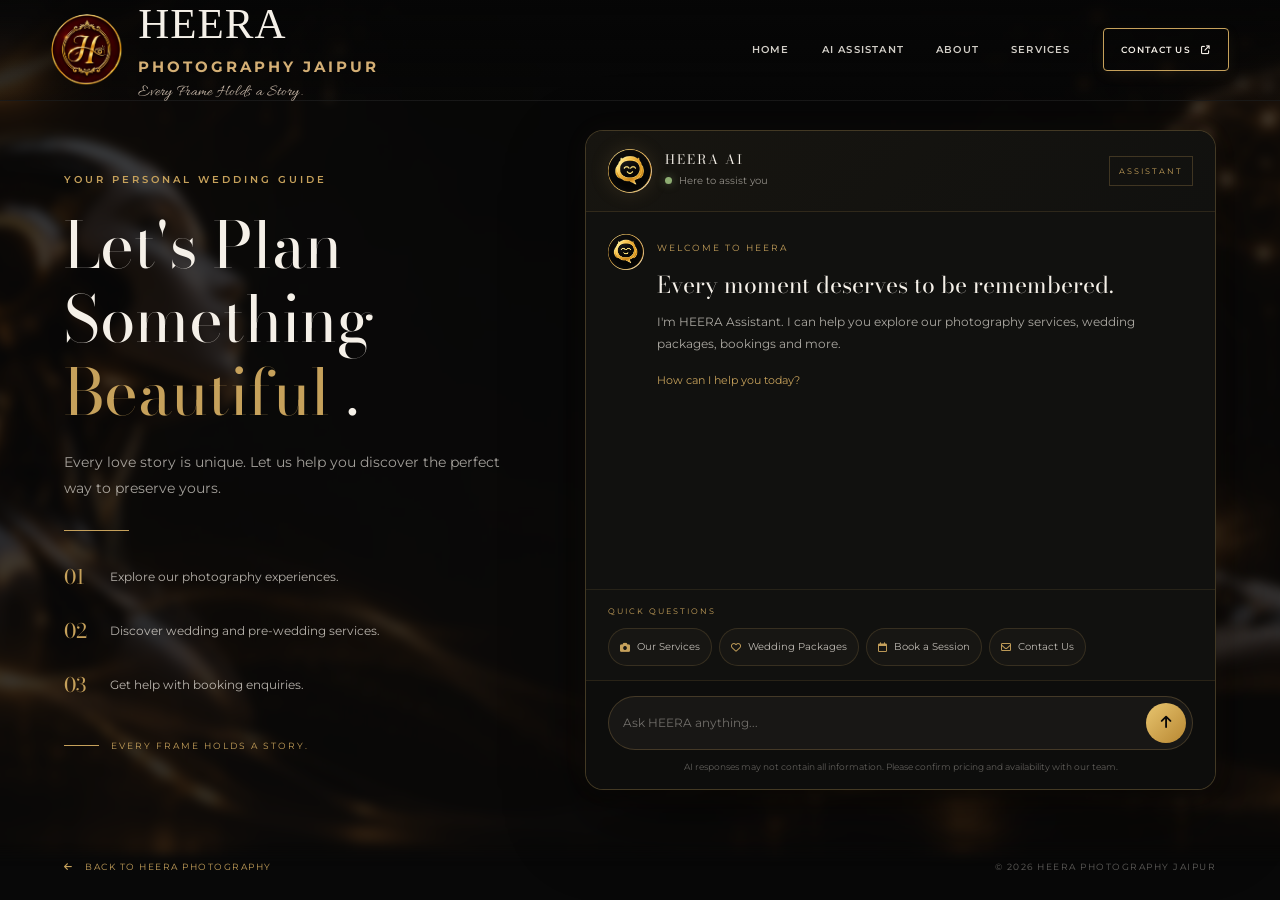
<file: chatbot.html>
<!DOCTYPE html>
<html lang="en">
<head>
    <meta charset="UTF-8">
    <meta name="viewport" content="width=device-width, initial-scale=1.0">

    <title>HEERA AI Assistant | Heera Photography Jaipur</title>
    <meta name="description" content="Ask HEERA AI about wedding photography, services, bookings and more.">

    <meta name="theme-color" content="#080808">

    <link rel="preconnect" href="https://fonts.googleapis.com">
    <link rel="preconnect" href="https://fonts.gstatic.com" crossorigin>

    <link href="https://fonts.googleapis.com/css2?family=Bodoni+Moda:opsz,wght@6..96,400;6..96,500;6..96,600&family=Montserrat:wght@400;500;600;700&family=Allura&display=swap" rel="stylesheet">

    <link rel="stylesheet" href="https://cdnjs.cloudflare.com/ajax/libs/font-awesome/6.7.2/css/all.min.css">

    <link rel="stylesheet" href="./style.css">
    <link rel="stylesheet" href="./chatbot-page.css">
</head>

<body class="heera-chatbot-page">

   
    <!-- NAVIGATION -->
    <header class="navbar">
        <div class="nav-container">

            <a href="index.html" class="brand-logo">
                <img src="images/heera-logo.png"
                     alt="Heera Photography Logo"
                     class="brand-monogram-img">

                <span class="brand-wordmark">
                    <strong>HEERA</strong>
                    <small>PHOTOGRAPHY JAIPUR</small>
                    <span class="brand-tagline">
                        Every Frame Holds a Story.
                    </span>
                </span>
            </a>

            <nav class="nav-links chatbot-nav-links">
                <a href="index.html" class="nav-link">HOME</a>
                <a href="chatbot.html" class="nav-link">
    AI ASSISTANT
</a>
                <a href="about.html" class="nav-link">ABOUT</a>
                <a href="services.html" class="nav-link">SERVICES</a>
                <a href="contact.html" class="nav-contact-btn">
                    CONTACT US
                    <i class="fa-solid fa-arrow-up-right-from-square"></i>
                </a>
            </nav>

            <a href="index.html" class="chatbot-back-mobile"
               aria-label="Back to website">
                <i class="fa-solid fa-arrow-left"></i>
            </a>

        </div>
    </header>


    <!-- MAIN AI PAGE -->
    <main class="heera-chatbot-main">

        <section class="heera-chatbot-shell">

            <!-- LEFT INTRO PANEL -->
            <aside class="heera-chatbot-intro">

                <span class="heera-chatbot-eyebrow">
                    YOUR PERSONAL WEDDING GUIDE
                </span>

                <h1>
                    Let's Plan Something
                    <br>
                    <span>Beautiful</span>
                    .
                </h1>

                <p class="heera-chatbot-intro-text">
                    Every love story is unique. Let us help you
                    discover the perfect way to preserve yours.
                </p>

                <div class="heera-chatbot-intro-divider"></div>

                <div class="heera-chatbot-intro-detail">
                    <span class="heera-chatbot-detail-number">01</span>
                    <p>Explore our photography experiences.</p>
                </div>

                <div class="heera-chatbot-intro-detail">
                    <span class="heera-chatbot-detail-number">02</span>
                    <p>Discover wedding and pre-wedding services.</p>
                </div>

                <div class="heera-chatbot-intro-detail">
                    <span class="heera-chatbot-detail-number">03</span>
                    <p>Get help with booking enquiries.</p>
                </div>

                <div class="heera-chatbot-intro-footer">
                    <span class="heera-chatbot-gold-line"></span>
                    <span>EVERY FRAME HOLDS A STORY.</span>
                </div>

            </aside>


            <!-- CHAT INTERFACE -->
            <section class="heera-chat-interface"
                     aria-label="HEERA AI conversation">

                <!-- CHAT HEADER -->
                <div class="heera-chat-page-header">

                    <div class="heera-chat-page-brand">

                       <div class="heera-chat-page-avatar">
    <img src="images/ai-chatbot-logo2.png" alt="Heera Logo">
</div>
                        <div>
                            <h2>HEERA AI</h2>

                            <p>
                                <span class="heera-chat-online-dot"></span>
                                Here to assist you
                            </p>
                        </div>

                    </div>

                    <span class="heera-chat-header-tag">
                        ASSISTANT
                    </span>

                </div>


                <!-- MESSAGE AREA -->
                <div class="heera-chat-page-messages"
                     id="ai-messages"
                     aria-live="polite">

                    <!-- WELCOME MESSAGE -->
                    <div class="heera-chat-welcome-message">

                        <div class="heera-chat-welcome-icon">
    <img src="images/ai-chatbot-logo2.png" alt="Heera Logo">
</div>

                        <div class="heera-chat-welcome-content">

                            <span class="heera-chat-welcome-label">
                                WELCOME TO HEERA
                            </span>

                            <h3>
                                Every moment deserves
                                to be remembered.
                            </h3>

                            <p>
                                I'm HEERA Assistant. I can help you
                                explore our photography services,
                                wedding packages, bookings and more.
                            </p>

                            <span class="heera-chat-welcome-prompt">
                                How can I help you today?
                            </span>

                        </div>

                    </div>

                </div>


                <!-- SUGGESTIONS -->
                <div class="heera-chat-page-suggestions">

                    <span class="heera-chat-suggestions-label">
                        QUICK QUESTIONS
                    </span>

                    <div class="heera-chat-suggestion-list">

                        <button type="button"
                                class="suggestion"
                                data-message="What photography services do you offer?">
                            <i class="fa-solid fa-camera"></i>
                            Our Services
                        </button>

                        <button type="button"
                                class="suggestion"
                                data-message="Tell me about your wedding photography packages.">
                            <i class="fa-regular fa-heart"></i>
                            Wedding Packages
                        </button>

                        <button type="button"
                                class="suggestion"
                                data-message="How can I book a photography session?">
                            <i class="fa-regular fa-calendar"></i>
                            Book a Session
                        </button>

                        <button type="button"
                                class="suggestion"
                                data-message="How can I contact Heera Photography?">
                            <i class="fa-regular fa-envelope"></i>
                            Contact Us
                        </button>

                    </div>

                </div>


                <!-- INPUT -->
                <div class="heera-chat-page-input-area">

                    <form id="ai-chat-form"
                          class="heera-chat-page-form">

                        <input
                            type="text"
                            id="ai-chat-input"
                            placeholder="Ask HEERA anything..."
                            autocomplete="off"
                            maxlength="1000"
                            aria-label="Type your question"
                            required
                        >

                        <button
                            type="submit"
                            id="ai-send-button"
                            aria-label="Send message"
                        >
                            <i class="fa-solid fa-arrow-up"></i>
                        </button>

                    </form>

                    <p class="heera-chat-page-disclaimer">
                        AI responses may not contain all information.
                        Please confirm pricing and availability
                        with our team.
                    </p>

                </div>

            </section>

        </section>

    </main>


    <!-- FOOTER -->
    <footer class="heera-chatbot-footer">
        <a href="index.html">
            <i class="fa-solid fa-arrow-left"></i>
            BACK TO HEERA PHOTOGRAPHY
        </a>

        <span>
            © 2026 HEERA PHOTOGRAPHY JAIPUR
        </span>
    </footer>


    <!-- JAVASCRIPT -->
    <script src="chatbot.js"></script>

</body>
</html>
</file>
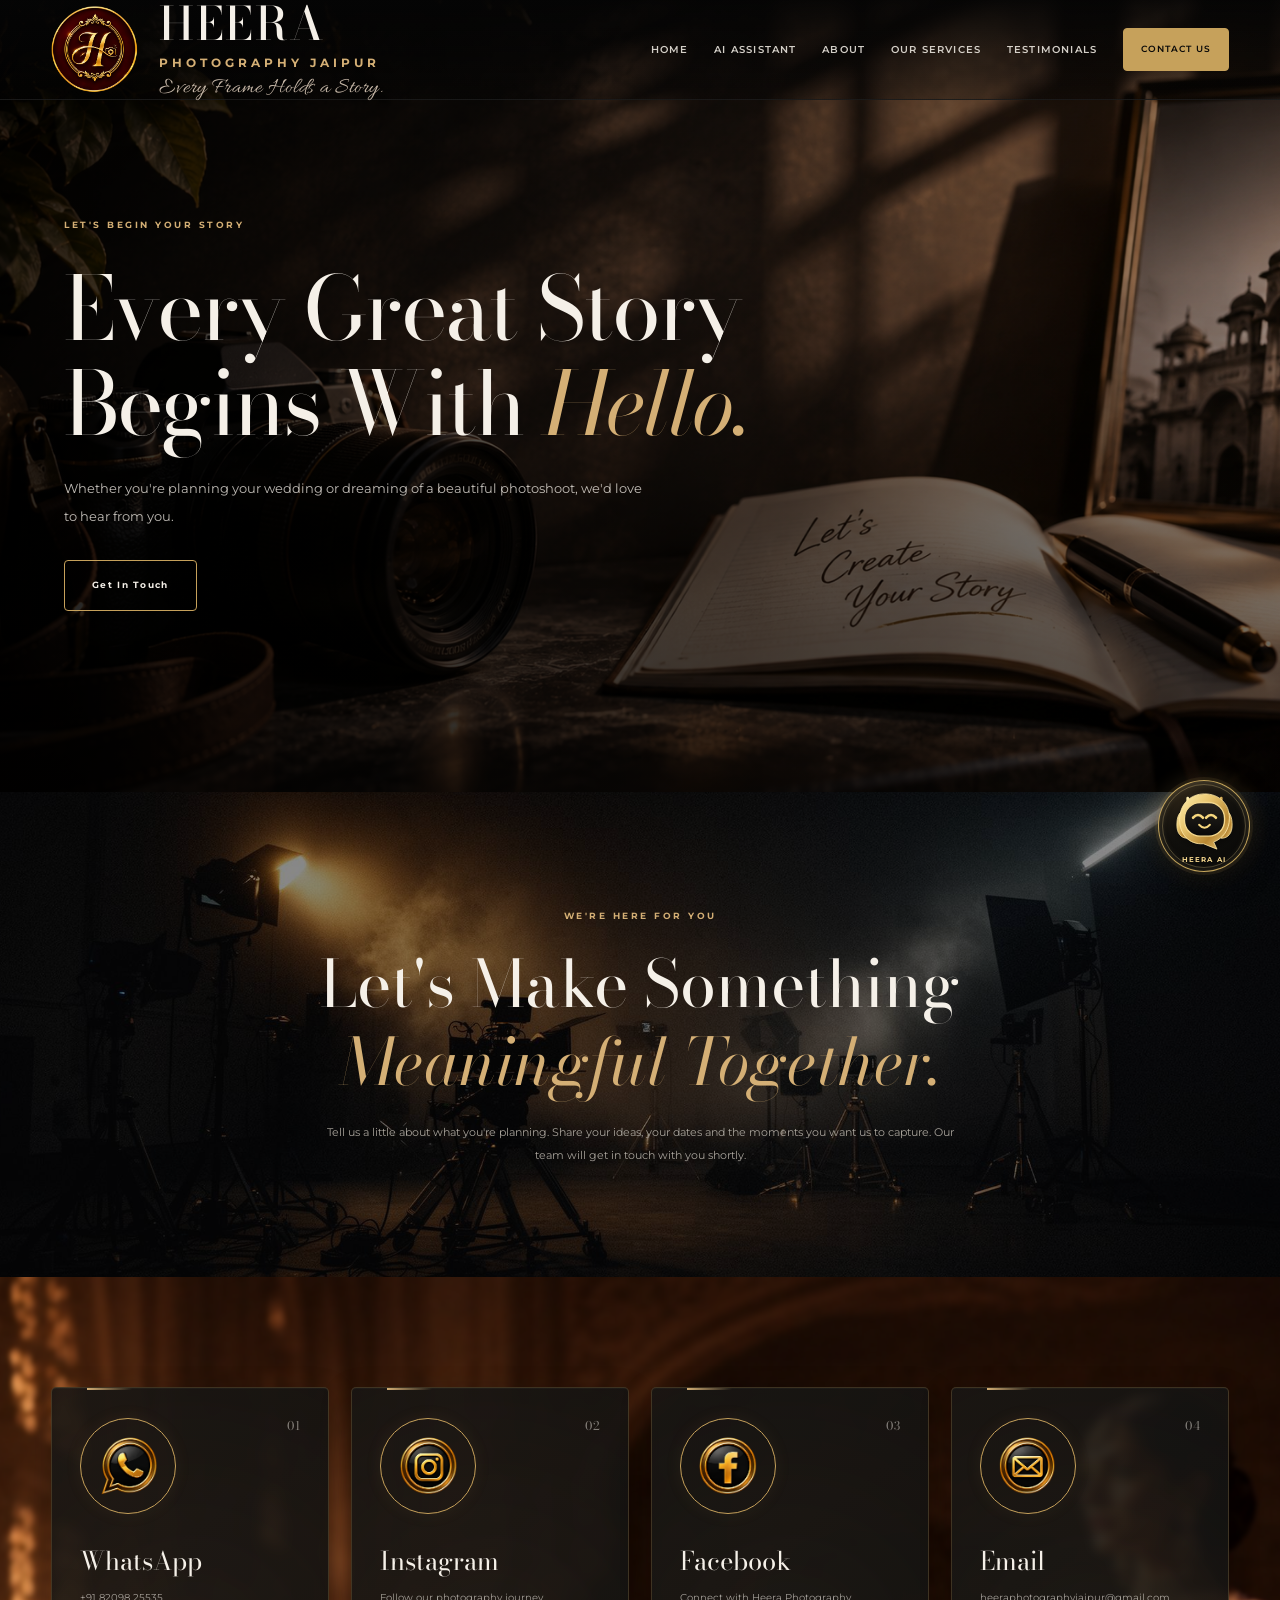
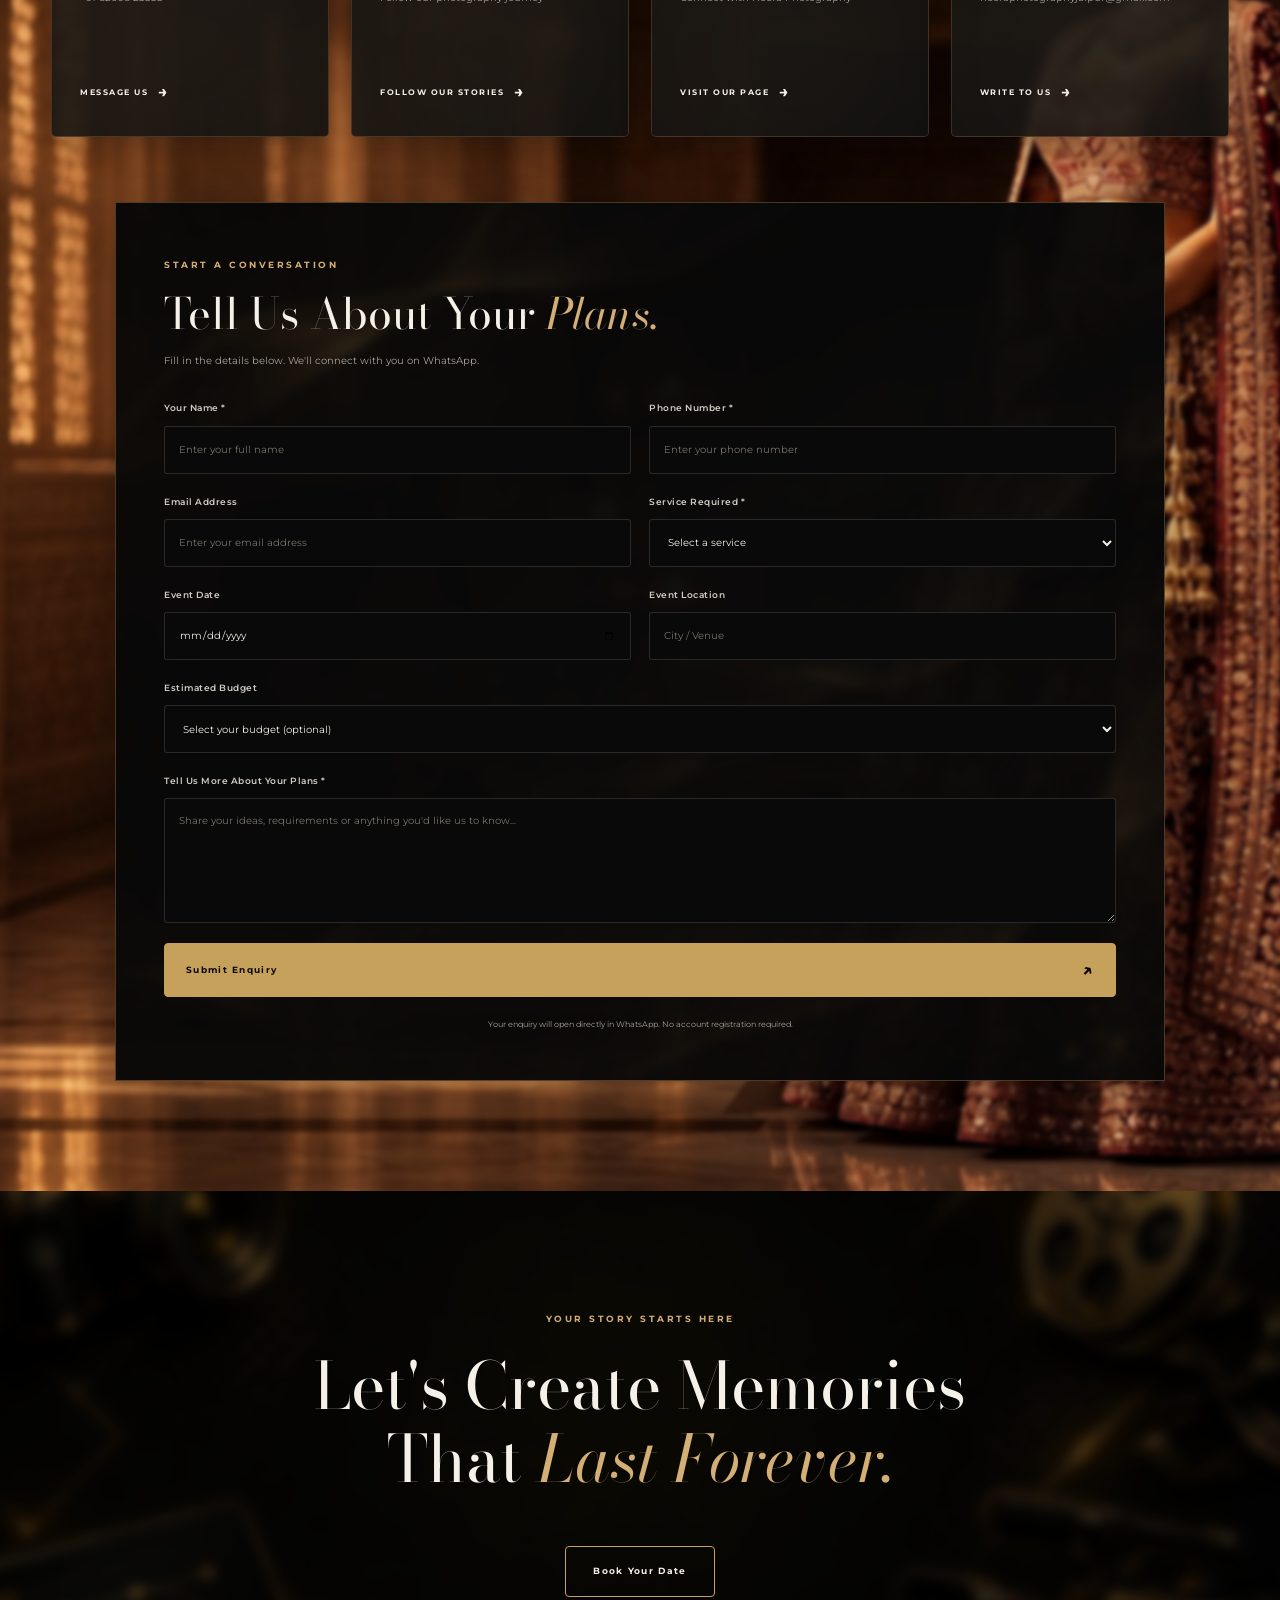
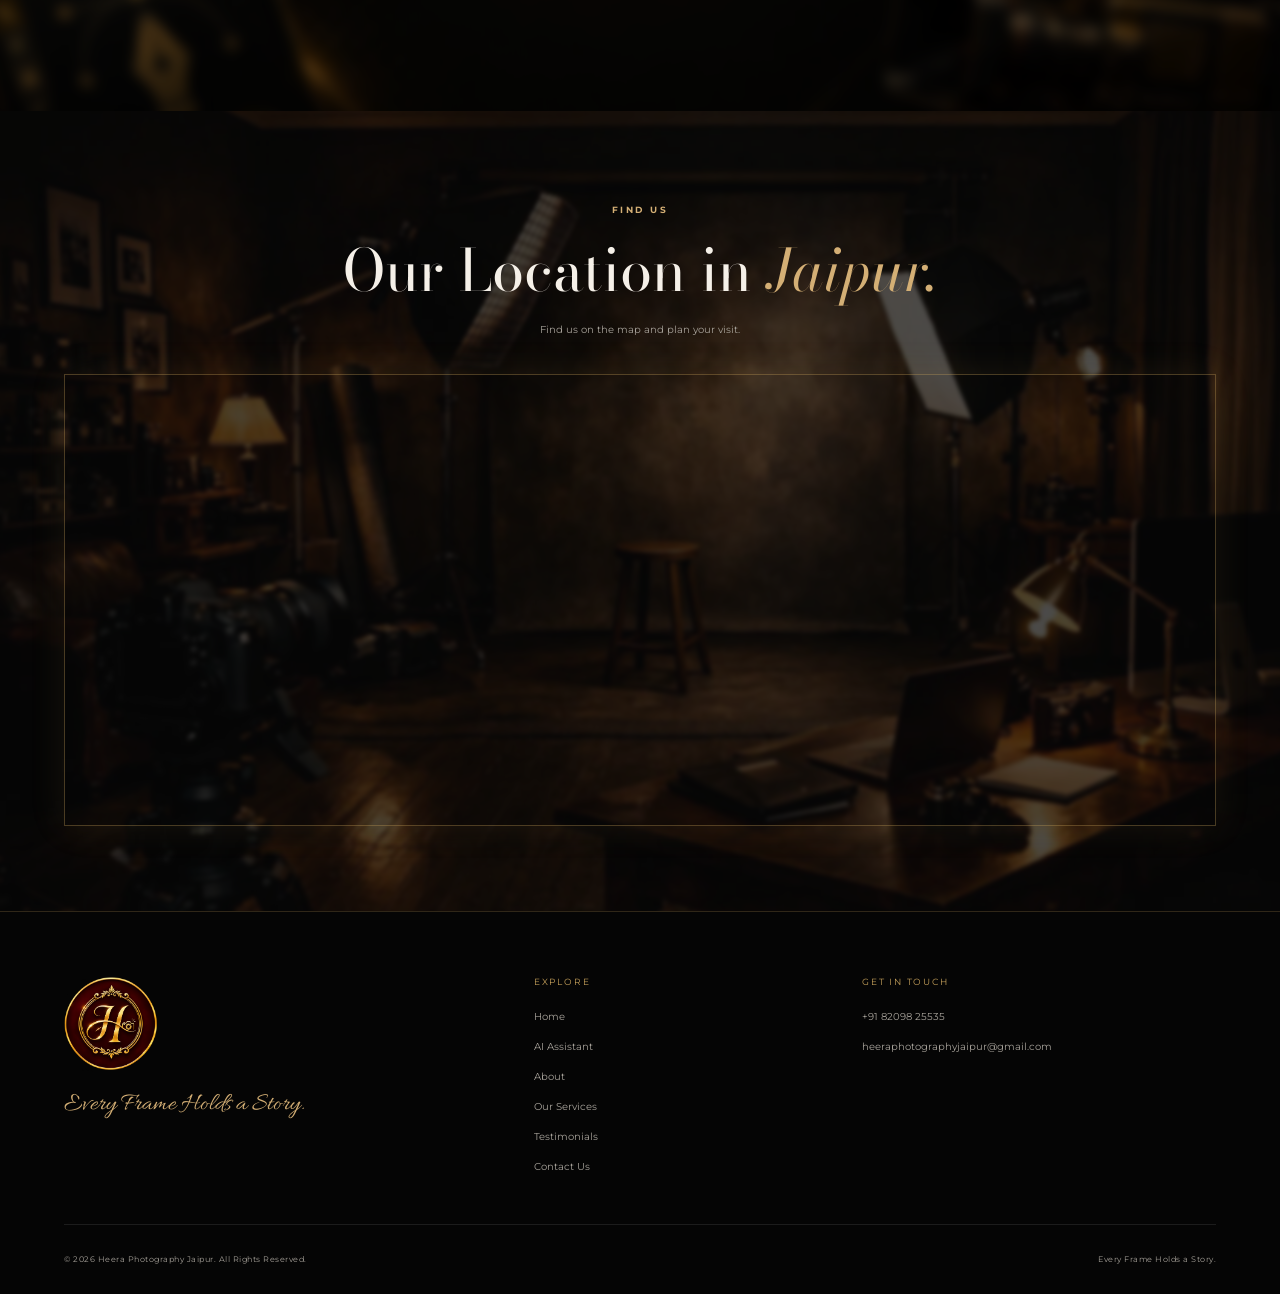
<file: contact.html>
<!DOCTYPE html>
<html lang="en">
<head>
    <meta charset="UTF-8">
    <meta name="viewport" content="width=device-width, initial-scale=1.0">
    <meta name="theme-color" content="#080808">

    <title>Contact Us | Heera Photography Jaipur</title>

    <meta name="description" content="Get in touch with Heera Photography Jaipur. Tell us about your wedding, pre-wedding, event or portrait photography requirements.">

    <link rel="preconnect" href="https://fonts.googleapis.com">
    <link rel="preconnect" href="https://fonts.gstatic.com" crossorigin>

    <link href="https://fonts.googleapis.com/css2?family=Allura&family=Bodoni+Moda:opsz,wght@6..96,400;6..96,500;6..96,600&family=Montserrat:wght@300;400;500;600;700&display=swap" rel="stylesheet">

    <link rel="stylesheet" href="style.css">
</head>

<body class="contact-page">
<!-- PRELOADER -->
<div class="preloader" id="preloader">
    <div class="preloader-content">
        <img src="images/heera-logo.png" alt="Heera Photography Jaipur">

        <span>HEERA PHOTOGRAPHY JAIPUR</span>
    </div>
</div>

    <!-- NAVBAR -->
    <header class="site-header">
        <nav class="navbar">

           <a href="index.html" class="nav-logo">
    <img src="images/heera-logo.png" alt="Heera Photography Jaipur">

    <span class="brand-wordmark">
        <strong>HEERA</strong>
        <small>PHOTOGRAPHY JAIPUR</small>
        <span class="brand-tagline">Every Frame Holds a Story.</span>
    </span>
</a>
            <button class="menu-toggle" id="menuToggle"
                aria-label="Open navigation menu">
                <span></span>
                <span></span>
            </button>

            <ul class="nav-links" id="navLinks">
                <li><a href="index.html">Home</a></li>
                <li><a href="chatbot.html">AI Assistant</a></li>
                <li><a href="about.html">About</a></li>
                <li><a href="services.html">Our Services</a></li>
                <li><a href="testimonials.html">Testimonials</a></li>
                <li><a href="contact.html" class="active">Contact Us</a></li>
            </ul>

        </nav>
    </header>


    <!-- CONTACT HERO -->
    <section class="contact-hero">

        <div class="contact-hero-overlay"></div>

        <div class="contact-hero-content">
            <span class="eyebrow">LET'S BEGIN YOUR STORY</span>

            <h1>
                Every Great Story<br>
                Begins With <em>Hello.</em>
            </h1>

            <p>
                Whether you're planning your wedding or dreaming of
                a beautiful photoshoot, we'd love to hear from you.
            </p>

            <a href="#contact-details" class="gold-outline-btn">
                Get In Touch
            </a>
        </div>

    </section>


    <!-- INTRODUCTION -->
    <section class="contact-intro section-padding">

        <div class="section-heading">
            <span class="eyebrow">WE'RE HERE FOR YOU</span>

            <h2>
                Let's Make Something<br>
                <em>Meaningful Together.</em>
            </h2>

            <p>
                Tell us a little about what you're planning.
                Share your ideas, your dates and the moments
                you want us to capture. Our team will get in touch
                with you shortly.
            </p>
        </div>

    </section>


    <!-- CONTACT DETAILS + ENQUIRY FORM -->
    <section class="contact-main section-padding" id="contact-details">

        <div class="contact-layout">

<!-- CONTACT CHANNEL CARDS -->

<div class="contact-channel-grid">

    <!-- WHATSAPP -->
    <a
        href="https://wa.me/918209825535"
        class="contact-channel-card"
        target="_blank"
        rel="noopener noreferrer">

        <span class="channel-number">01</span>

        <span class="channel-icon">
    <img src="images/whatsapp-gold.png" alt="WhatsApp">
</span>

        <h3>WhatsApp</h3>

        <p>+91 82098 25535</p>

        <span class="channel-action">
            MESSAGE US <span>→</span>
        </span>

    </a>


    <!-- INSTAGRAM -->
    <a
        href="https://www.instagram.com/heeraphotographyjaipur?knvt=MTJiODBuMmRnN215aw=="
        class="contact-channel-card"
        aria-label="Instagram profile link to be added">

        <span class="channel-number">02</span>

        <span class="channel-icon">
    <img src="images/instagram-gold.png" alt="Instagram">
</span>

        <h3>Instagram</h3>

        <p>Follow our photography journey</p>

        <span class="channel-action">
            FOLLOW OUR STORIES <span>→</span>
        </span>

    </a>


    <!-- FACEBOOK -->
    <a
        href="https://www.facebook.com/heera2016/"
        class="contact-channel-card"
        aria-label="Facebook page link to be added">

        <span class="channel-number">03</span>

        <span class="channel-icon">
    <img src="images/facebook-gold.png" alt="Facebook">
</span>

        <h3>Facebook</h3>

        <p>Connect with Heera Photography</p>

        <span class="channel-action">
            VISIT OUR PAGE <span>→</span>
        </span>

    </a>


    <!-- EMAIL -->
    <a
        href="mailto:heeraphotographyjaipur@gmail.com"
        class="contact-channel-card">

        <span class="channel-number">04</span>

        <span class="channel-icon">
    <img src="images/email-gold.png" alt="Email">
</span>

        <h3>Email</h3>

        <p>heeraphotographyjaipur@gmail.com</p>

        <span class="channel-action">
            WRITE TO US <span>→</span>
        </span>

    </a>

</div>


            <!-- RIGHT: ENQUIRY FORM -->
            <div class="contact-form-wrapper">

            <!-- ENQUIRY FORM BACKGROUND -->
                 <div class="contact-form-background">
                     <img
                        src="images/enquiry-form-bg.png"
                        alt=""
                        aria-hidden="true"
                        loading="lazy">
                     </div>

    <!-- EXISTING CONTENT CONTINUES -->

                <div class="form-heading">
                    <span class="eyebrow">START A CONVERSATION</span>

                    <h2>Tell Us About Your <em>Plans.</em></h2>

                    <p>
                        Fill in the details below. We'll connect
                        with you on WhatsApp.
                    </p>
                </div>


                <form id="contactForm" class="contact-form">

                    <div class="form-row">

                        <div class="form-group">
                            <label for="fullName">Your Name *</label>

                            <input
                                type="text"
                                id="fullName"
                                name="fullName"
                                placeholder="Enter your full name"
                                required
                            >
                        </div>

                        <div class="form-group">
                            <label for="phone">Phone Number *</label>

                            <input
                                type="tel"
                                id="phone"
                                name="phone"
                                placeholder="Enter your phone number"
                                pattern="[0-9+\-\s]{10,15}"
                                required
                            >
                        </div>

                    </div>


                    <div class="form-row">

                        <div class="form-group">
                            <label for="email">Email Address</label>

                            <input
                                type="email"
                                id="email"
                                name="email"
                                placeholder="Enter your email address"
                            >
                        </div>

                        <div class="form-group">
                            <label for="service">Service Required *</label>

                            <select id="service" name="service" required>
                                <option value="" disabled selected>
                                    Select a service
                                </option>

                                <option value="Wedding Photography">
                                    Wedding Photography
                                </option>

                                <option value="Pre-Wedding Photography">
                                    Pre-Wedding Photography
                                </option>

                                <option value="Events Photography">
                                    Events Photography
                                </option>

                                <option value="Portrait Photography">
                                    Portrait Photography
                                </option>

                                <option value="Other Enquiry">
                                    Other Enquiry
                                </option>
                            </select>
                        </div>

                    </div>


                    <div class="form-row">

                        <div class="form-group">
                            <label for="eventDate">Event Date</label>

                            <input
                                type="date"
                                id="eventDate"
                                name="eventDate"
                            >
                        </div>

                        <div class="form-group">
                            <label for="eventLocation">Event Location</label>

                            <input
                                type="text"
                                id="eventLocation"
                                name="eventLocation"
                                placeholder="City / Venue"
                            >
                        </div>

                    </div>


                    <div class="form-group">
                        <label for="budget">Estimated Budget</label>

                        <select id="budget" name="budget">
                            <option value="" selected>
                                Select your budget (optional)
                            </option>

                            <option value="Below ₹25,000">
                                Below ₹25,000
                            </option>

                            <option value="₹25,000 – ₹50,000">
                                ₹25,000 – ₹50,000
                            </option>

                            <option value="₹50,000 – ₹1,00,000">
                                ₹50,000 – ₹1,00,000
                            </option>

                            <option value="₹1,00,000 – ₹2,00,000">
                                ₹1,00,000 – ₹2,00,000
                            </option>

                            <option value="Above ₹2,00,000">
                                Above ₹2,00,000
                            </option>

                            <option value="Not Decided Yet">
                                Not Decided Yet
                            </option>
                        </select>
                    </div>


                    <div class="form-group">
                        <label for="message">Tell Us More About Your Plans *</label>

                        <textarea
                            id="message"
                            name="message"
                            rows="5"
                            placeholder="Share your ideas, requirements or anything you'd like us to know..."
                            required
                        ></textarea>
                    </div>


                    <button type="submit" class="contact-submit-btn">
                        <span>Submit Enquiry</span>
                        <span class="submit-arrow">↗</span>
                    </button>

                    <p class="form-note">
                        Your enquiry will open directly in WhatsApp.
                        No account registration required.
                    </p>

                </form>

            </div>

        </div>

    </section>


<!-- ==========================================
     FINAL CTA
========================================== -->

<section class="contact-cta">

    <!-- BACKGROUND IMAGE -->
    <div class="contact-cta-background">
        <img
            src="images/contact-cta-bg2.png"
            alt=""
            aria-hidden="true"
            loading="lazy">
    </div>

    <!-- DARK OVERLAY -->
    <div class="contact-cta-overlay"></div>

    <!-- CTA CONTENT -->
    <div class="contact-cta-content">

        <span class="eyebrow">
            YOUR STORY STARTS HERE
        </span>

        <h2>
            Let's Create Memories<br>
            That <em>Last Forever.</em>
        </h2>

        <a href="#contact-details" class="gold-outline-btn">
            Book Your Date
        </a>

    </div>

</section>




    <!-- GOOGLE MAP -->
    <section class="contact-map-section">

        <div class="map-heading">
            <span class="eyebrow">FIND US</span>

            <h2>
                Our Location in <em>Jaipur.</em>
            </h2>

            <p>
                Find us on the map and plan your visit.
            </p>
        </div>

        <div class="map-container">

            <iframe
                src="https://maps.google.com/maps?q=27.094833,75.535917&z=15&output=embed"
                width="100%"
                height="450"
                style="border:0;"
                allowfullscreen=""
                loading="lazy"
                referrerpolicy="no-referrer-when-downgrade"
                title="Heera Photography Jaipur Location">
            </iframe>

        </div>

    </section>

    <!-- FOOTER -->
    <footer class="site-footer">

        <div class="footer-main">

            <div class="footer-brand">
                <img src="images/heera-logo.png"
                     alt="Heera Photography Jaipur">

                <p>
                    Every Frame Holds a Story.
                </p>
            </div>


            <div class="footer-links">
                <h3>Explore</h3>

                <a href="index.html">Home</a>
                <a href="ai-assistant.html">AI Assistant</a>
                <a href="about.html">About</a>
                <a href="services.html">Our Services</a>
                <a href="testimonials.html">Testimonials</a>
                <a href="contact.html">Contact Us</a>
            </div>


            <div class="footer-contact">
                <h3>Get In Touch</h3>

                <a href="tel:+918209825535">
                    +91 82098 25535
                </a>

                <a href="mailto:heeraphotographyjaipur@gmail.com">
                    heeraphotographyjaipur@gmail.com
                </a>
            </div>

        </div>


        <div class="footer-bottom">
            <p>
                © 2026 Heera Photography Jaipur.
                All Rights Reserved.
            </p>

            <p>
                Every Frame Holds a Story.
            </p>
        </div>

    </footer>

    <script src="script.js"></script>


<!-- ==========================================
     HEERA AI ASSISTANT — CHAT WIDGET
========================================== -->

<div class="heera-ai-widget">

   
<!-- Premium HEERA AI Floating Button -->
<button
    class="heera-ai-launcher"
    id="heera-ai-launcher"
    type="button"
    aria-label="Open HEERA AI Assistant"
    aria-expanded="false"
    aria-controls="heera-ai-panel"
>
    <svg class="heera-ai-mascot"
         viewBox="0 0 120 120"
         xmlns="http://www.w3.org/2000/svg"
         aria-hidden="true">

        <defs>
            <linearGradient id="heeraGold" x1="0" y1="0" x2="1" y2="1">
                <stop offset="0%" stop-color="#fff0b0"/>
                <stop offset="35%" stop-color="#e8c56f"/>
                <stop offset="70%" stop-color="#b88732"/>
                <stop offset="100%" stop-color="#f5d98c"/>
            </linearGradient>

            <linearGradient id="heeraFace" x1="0" y1="0" x2="0" y2="1">
                <stop offset="0%" stop-color="#29251e"/>
                <stop offset="100%" stop-color="#080808"/>
            </linearGradient>
        </defs>

        <!-- Antennas -->
        <path d="M29 34 V17 M91 34 V17"
              stroke="url(#heeraGold)" stroke-width="5"
              stroke-linecap="round"/>

        <!-- Side headphones -->
        <path d="M27 39 C12 39 9 53 9 67 C9 81 16 91 29 91 L35 82 V48 Z"
              fill="url(#heeraGold)" stroke="#f8df9b" stroke-width="1.5"/>
        <path d="M93 39 C108 39 111 53 111 67 C111 81 104 91 91 91 L85 82 V48 Z"
              fill="url(#heeraGold)" stroke="#f8df9b" stroke-width="1.5"/>

        <!-- Main mascot body -->
        <path d="M60 9 C87 9 106 27 106 54
                 C106 76 94 91 77 98
                 L83 111 L58 101
                 C32 103 14 84 14 57
                 C14 29 33 9 60 9 Z"
              fill="url(#heeraGold)"
              stroke="#ffe8a5"
              stroke-width="1.5"/>

        <!-- Dark face -->
        <rect x="23" y="25" width="74" height="62"
              rx="29" fill="url(#heeraFace)"
              stroke="#f4d88d" stroke-width="2.5"/>

        <!-- Eyes -->
        <path d="M39 53 Q48 43 57 53"
              fill="none" stroke="#f6d77e"
              stroke-width="5" stroke-linecap="round"/>
        <path d="M63 53 Q72 43 81 53"
              fill="none" stroke="#f6d77e"
              stroke-width="5" stroke-linecap="round"/>

        <!-- Smile -->
        <path d="M50 66 Q60 77 70 66"
              fill="none" stroke="#f6d77e"
              stroke-width="3.5" stroke-linecap="round"/>
    </svg>

    <span class="heera-ai-launcher-label">HEERA AI</span>
</button>



    <!-- Chat Window -->
    <section
        class="heera-ai-panel"
        id="heera-ai-panel"
        aria-label="HEERA AI Assistant chat"
        aria-hidden="true"
        hidden
    >

        <!-- Chat Header -->
        <div class="heera-ai-header">

            <div class="heera-ai-brand">

                <div class="heera-ai-avatar" aria-hidden="true">
                    <svg viewBox="0 0 24 24" fill="none"
                         stroke="currentColor" stroke-width="1.5"
                         stroke-linecap="round" stroke-linejoin="round">
                        <rect x="4" y="7" width="16" height="13" rx="4"/>
                        <path d="M12 3v4M9 12h.01M15 12h.01"/>
                        <path d="M9 16h6M2 12h2M20 12h2"/>
                    </svg>
                </div>

                <div class="heera-ai-brand-info">
                    <h3>HEERA AI Assistant</h3>
                    <p>
                        <span class="heera-ai-status-dot"></span>
                        Here to assist you
                    </p>
                </div>

            </div>

            <button
                type="button"
                class="heera-ai-close"
                id="heera-ai-close"
                aria-label="Close chat"
            >
                &times;
            </button>

        </div>


        <!-- Chat Messages -->
        <div
            class="heera-ai-messages"
            id="ai-messages"
            aria-live="polite"
            aria-label="Conversation"
        >

            <!-- Welcome Message -->
            <div class="heera-ai-welcome">

                <div class="heera-ai-welcome-avatar">
                    <svg viewBox="0 0 24 24" fill="none"
                         stroke="currentColor" stroke-width="1.5"
                         stroke-linecap="round" stroke-linejoin="round">
                        <rect x="4" y="7" width="16" height="13" rx="4"/>
                        <path d="M12 3v4M9 12h.01M15 12h.01"/>
                        <path d="M9 16h6M2 12h2M20 12h2"/>
                    </svg>
                </div>

                <div class="heera-ai-welcome-content">
                    <span class="heera-ai-welcome-label">
                        WELCOME TO HEERA
                    </span>

                    <h4>
                        Every moment deserves
                        to be remembered.
                    </h4>

                    <p>
                        I'm HEERA AI Assistant. I can help you
                        explore our photography services, wedding
                        packages, bookings and more.
                    </p>

                    <span class="heera-ai-prompt">
                        How can I help you today?
                    </span>
                </div>

            </div>

        </div>


        <!-- Suggested Questions -->
        <div class="heera-ai-suggestions">

            <button
                type="button"
                class="suggestion"
                data-message="What photography services do you offer?"
            >
                Our Services
            </button>

            <button
                type="button"
                class="suggestion"
                data-message="Tell me about your wedding photography packages."
            >
                Wedding Packages
            </button>

            <button
                type="button"
                class="suggestion"
                data-message="How can I book a photography session?"
            >
                Book a Session
            </button>

            <button
                type="button"
                class="suggestion"
                data-message="How can I contact Heera Photography?"
            >
                Contact Us
            </button>

        </div>


        <!-- Message Input -->
        <div class="heera-ai-input-area">

            <form class="heera-ai-chat-form" id="ai-chat-form">

                <input
                    type="text"
                    id="ai-chat-input"
                    placeholder="Ask us anything..."
                    autocomplete="off"
                    maxlength="1000"
                    aria-label="Type your question"
                    required
                >

                <button
                    type="submit"
                    class="heera-ai-send"
                    id="ai-send-button"
                    aria-label="Send message"
                >
                    <svg viewBox="0 0 24 24" fill="none"
                         stroke="currentColor" stroke-width="1.8"
                         stroke-linecap="round" stroke-linejoin="round">
                        <path d="M22 2 11 13"/>
                        <path d="m22 2-7 20-4-9-9-4 20-7Z"/>
                    </svg>
                </button>

            </form>

            <p class="heera-ai-disclaimer">
                HEERA AI Assistant provides general information.
                Please confirm final pricing and availability
                with our team.
            </p>

        </div>

    </section>

</div>

<!-- HEERA AI Assistant JavaScript -->
<script src="chatbot.js"></script>

</body>
</html>
</file>
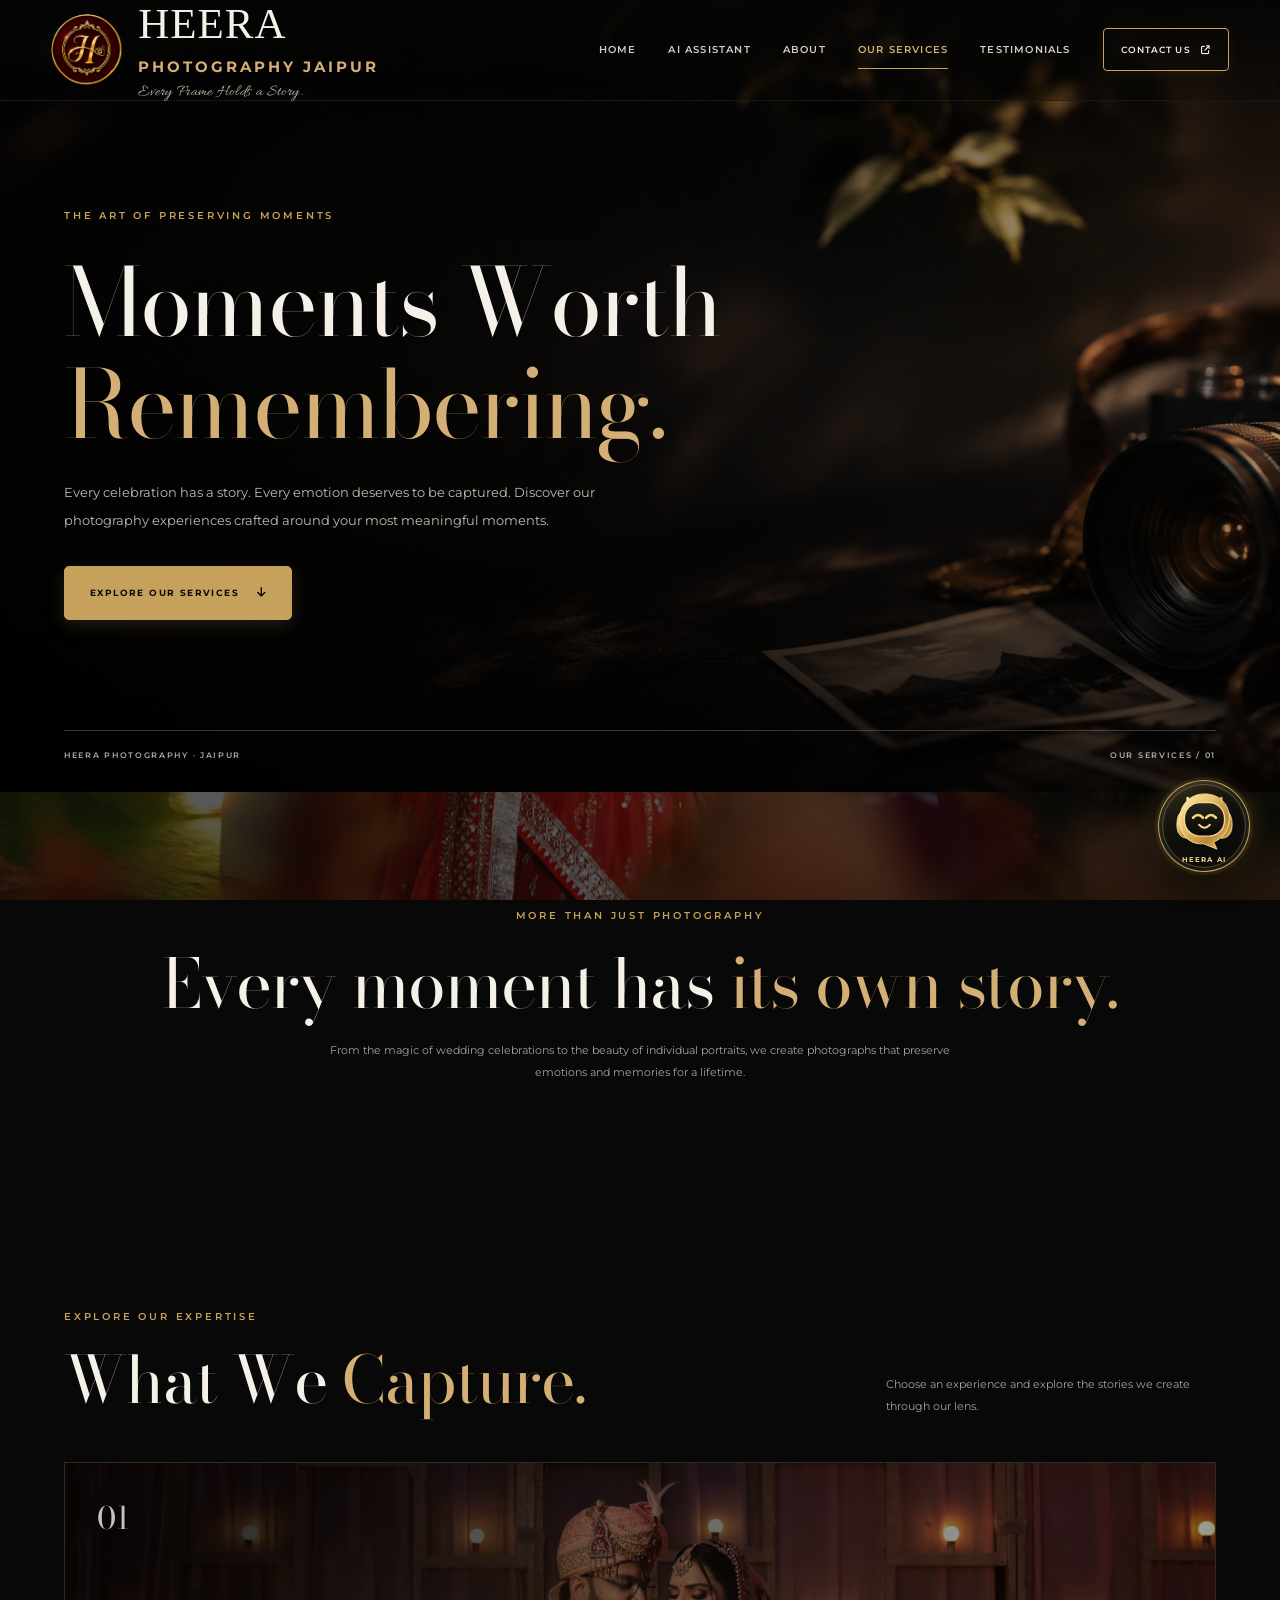
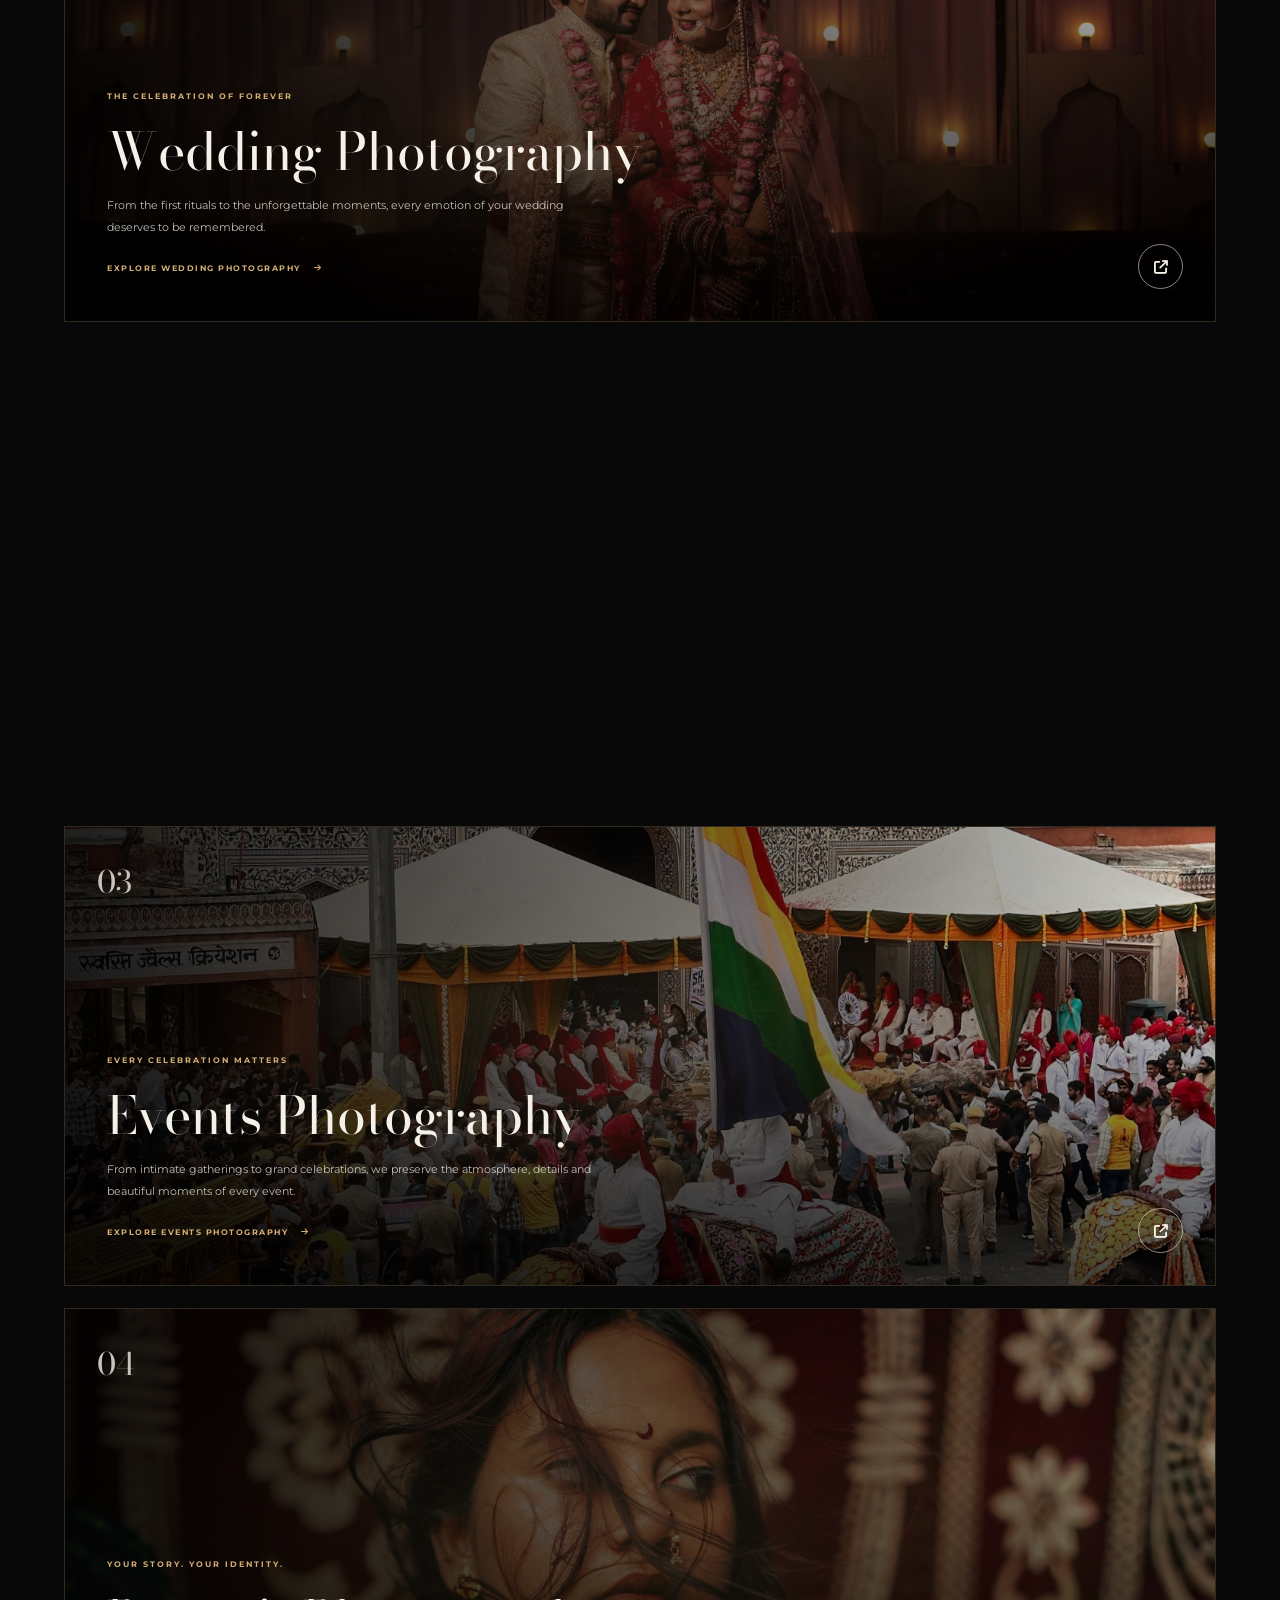
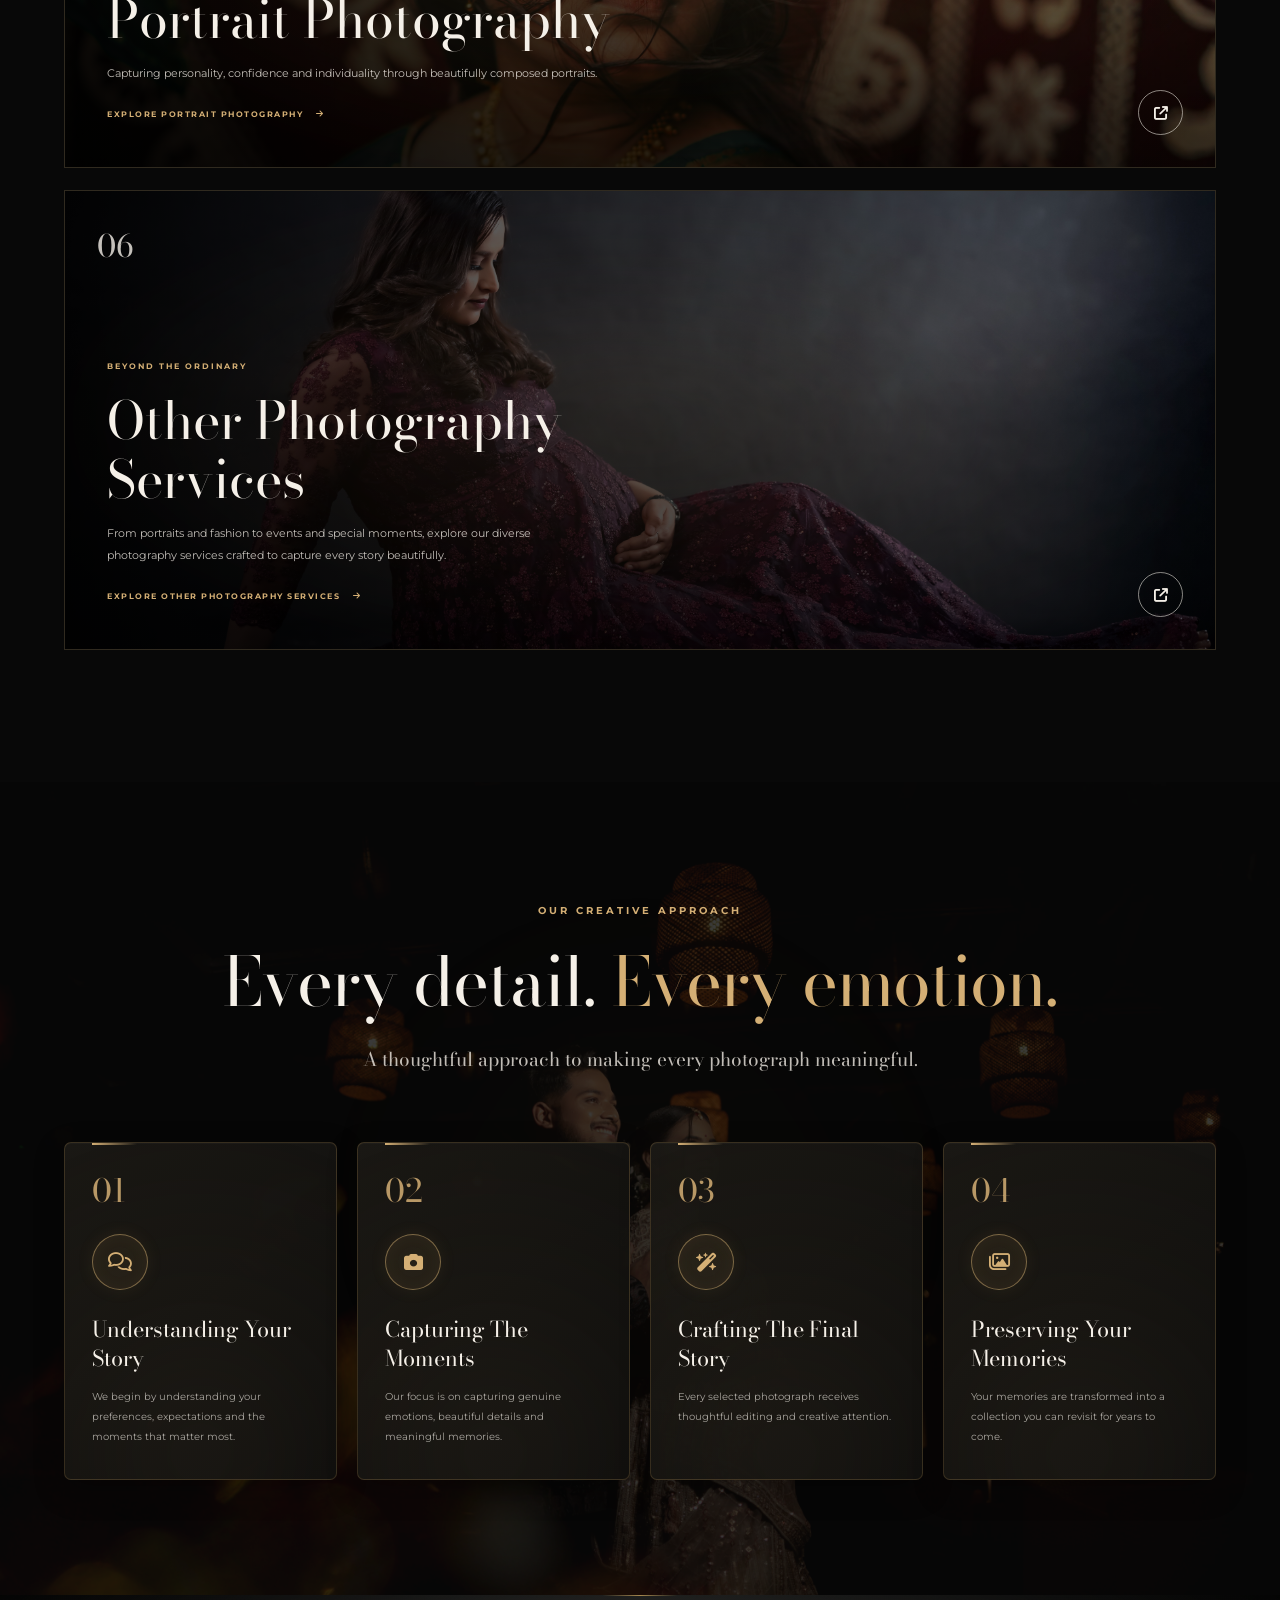
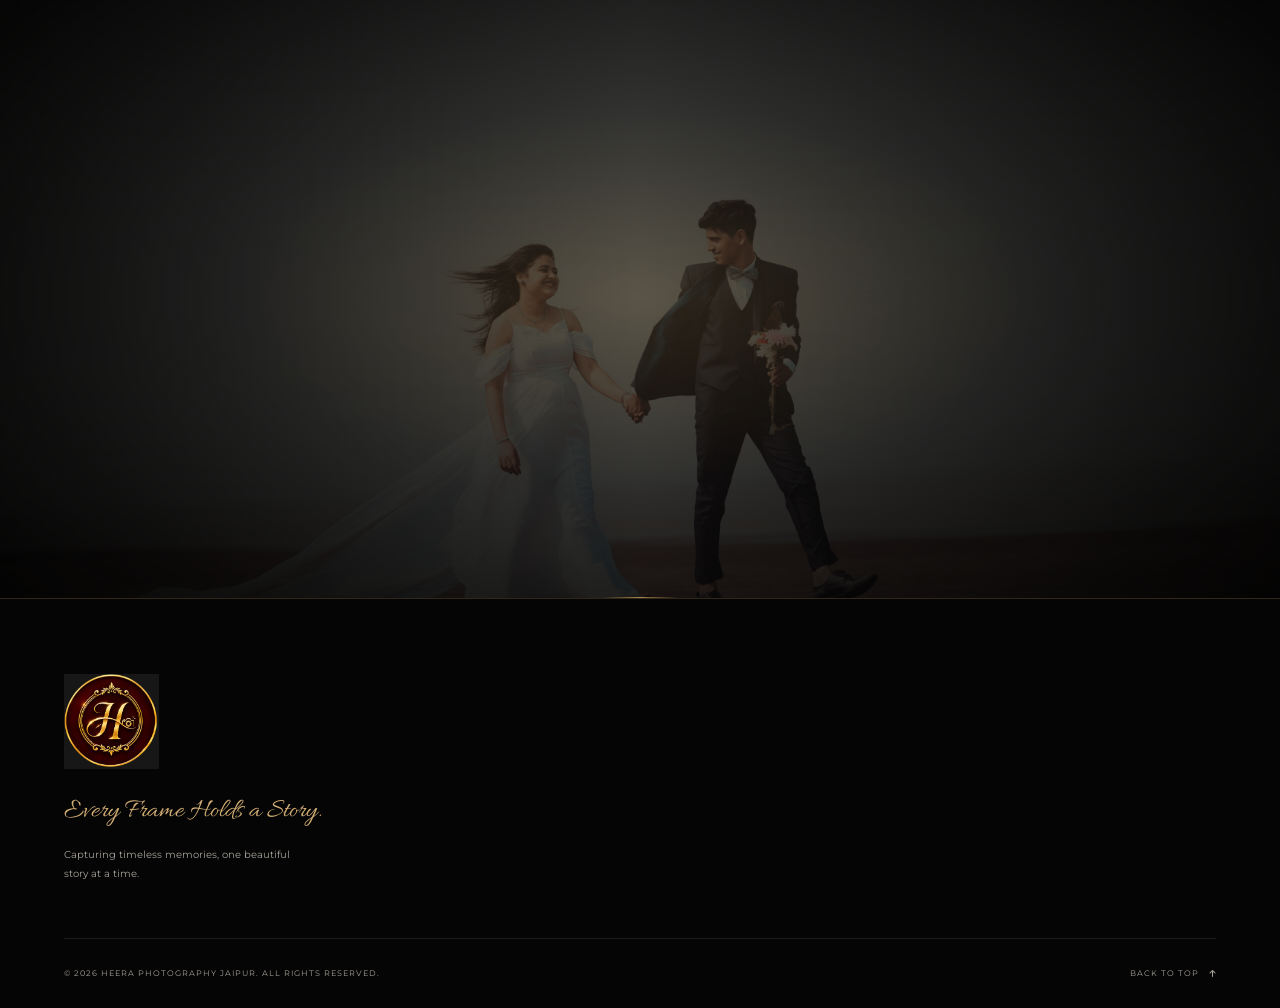
<file: services.html>
<!DOCTYPE html>
<html lang="en">

<head>

    <meta charset="UTF-8">
    <meta name="viewport" content="width=device-width, initial-scale=1.0">

    <title>Our Services | Heera Photography Jaipur</title>

    <meta name="description"
        content="Explore wedding, pre-wedding, events and portrait photography by Heera Photography Jaipur.">

    <meta name="theme-color" content="#080808">


    <!-- GOOGLE FONTS -->

    <link rel="preconnect" href="https://fonts.googleapis.com">
    <link rel="preconnect" href="https://fonts.gstatic.com" crossorigin>

    <link href="https://fonts.googleapis.com/css2?family=Bodoni+Moda:opsz,wght@6..96,400;6..96,500;6..96,600&family=Montserrat:wght@400;500;600;700&family=Allura&display=swap"
        rel="stylesheet">


    <!-- FONT AWESOME -->

    <link rel="stylesheet"
        href="https://cdnjs.cloudflare.com/ajax/libs/font-awesome/6.7.2/css/all.min.css">


    <!-- MAIN CSS -->

    <link rel="stylesheet" href="style.css">

</head>


<body>
<!-- PRELOADER -->
<div class="preloader" id="preloader">
    <div class="preloader-content">
        <img src="images/heera-logo.png" alt="Heera Photography Jaipur">

        <span>HEERA PHOTOGRAPHY JAIPUR</span>
    </div>
</div>

<!-- ==========================================
     01. NAVIGATION BAR
========================================== -->

<header class="navbar" id="navbar">

    <div class="nav-container">


        <!-- BRAND LOGO -->

        <a href="index.html" class="brand-logo">

            <img
                src="images/heera-logo.png"
                alt="Heera Photography Jaipur">
                       <span class="brand-wordmark">
    <strong>HEERA</strong>
    <small>PHOTOGRAPHY JAIPUR</small>
    <span class="brand-tagline">Every Frame Holds a Story.</span>
</span>

        </a>



        <!-- NAVIGATION LINKS -->

        <nav class="nav-links" id="navLinks">

            <a href="index.html" class="nav-link">
                HOME
            </a>
            <a href="chatbot.html" class="nav-link">
    AI ASSISTANT
</a>

            <a href="about.html" class="nav-link">
                ABOUT
            </a>

            <a href="services.html" class="nav-link active">
                OUR SERVICES
            </a>

            <a href="testimonials.html" class="nav-link">
                TESTIMONIALS
            </a>

            <a href="contact.html" class="nav-contact-btn">

                CONTACT US

                <i class="fa-solid fa-arrow-up-right-from-square"></i>

            </a>

        </nav>



        <!-- MOBILE MENU -->

        <button
            class="menu-toggle"
            id="menuToggle"
            aria-label="Toggle navigation"
            aria-expanded="false"
            aria-controls="navLinks">

            <span></span>
            <span></span>
            <span></span>

        </button>


    </div>

</header>



<main>


<!-- ==========================================
     02. SERVICES HERO
========================================== -->

<section class="services-hero">


    <!-- BACKGROUND IMAGE PLACEHOLDER -->

    <div class="services-hero-background">

        <img
            src="images/services-hero.jpg"
            alt="Heera Photography wedding and celebration photography"
            fetchpriority="high">

    </div>


    <div class="services-hero-overlay"></div>



    <div class="services-hero-content">


        <span class="section-label">

            THE ART OF PRESERVING MOMENTS

        </span>



        <h1>

            Moments Worth

            <span class="gold-text">
                Remembering.
            </span>

        </h1>



        <p>

            Every celebration has a story.
            Every emotion deserves to be captured.

            Discover our photography experiences
            crafted around your most meaningful moments.

        </p>



        <a href="#all-services" class="btn btn-primary">

            <span>EXPLORE OUR SERVICES</span>

            <i class="fa-solid fa-arrow-down"></i>

        </a>


    </div>



    <div class="services-hero-bottom">

        <span>HEERA PHOTOGRAPHY · JAIPUR</span>

        <span>OUR SERVICES / 01</span>

    </div>


</section>



<!-- ==========================================
     SERVICES PAGE — SHARED BACKGROUND
========================================== -->

<div class="services-background-wrapper">

<!-- ==========================================
     03. INTRODUCTION
========================================== -->

<section class="services-intro section-padding">


    <div class="section-container">


        <span class="section-label">
            MORE THAN JUST PHOTOGRAPHY
        </span>



        <h2 class="section-heading-title">

            Every moment has

            <span class="gold-text">
                its own story.
            </span>

        </h2>



        <p class="section-subtitle">

            From the magic of wedding celebrations
            to the beauty of individual portraits,
            we create photographs that preserve
            emotions and memories for a lifetime.

        </p>


    </div>


</section>




<!-- ==========================================
     04. ALL PHOTOGRAPHY SERVICES
========================================== -->

<section class="all-services-section section-padding"
         id="all-services">


    <div class="section-container">


        <div class="services-main-heading">


            <div>

                <span class="section-label">
                    EXPLORE OUR EXPERTISE
                </span>


                <h2 class="section-heading-title">

                    What We

                    <span class="gold-text">
                        Capture.
                    </span>

                </h2>

            </div>


            <p>

                Choose an experience and explore
                the stories we create through
                our lens.

            </p>


        </div>



        <!-- ==================================
             SERVICE 01 - WEDDING PHOTOGRAPHY
        ================================== -->

        <a href="wedding.html"
           class="service-detail-card wedding-service-card">


            <div class="service-detail-image">

                <!-- WEDDING IMAGE PLACEHOLDER -->

                <img
                    src="images/service-wedding.jpg"
                    alt="Wedding photography by Heera Photography"
                    loading="lazy">

            </div>



            <div class="service-detail-overlay"></div>



            <div class="service-detail-number">
                01
            </div>



            <div class="service-detail-content">


                <span class="service-detail-category">
                    THE CELEBRATION OF FOREVER
                </span>



                <h3>
                    Wedding Photography
                </h3>



                <p>

                    From the first rituals to the
                    unforgettable moments, every
                    emotion of your wedding deserves
                    to be remembered.

                </p>



                <span class="service-explore">

                    EXPLORE WEDDING PHOTOGRAPHY

                    <i class="fa-solid fa-arrow-right"></i>

                </span>


            </div>



            <div class="service-detail-arrow">

                <i class="fa-solid fa-arrow-up-right-from-square"></i>

            </div>


        </a>




        <!-- ==================================
             SERVICE 02 - PRE-WEDDING
        ================================== -->

        <a href="prewedding.html"
           class="service-detail-card prewedding-service-card">


            <div class="service-detail-image">

                <!-- PRE-WEDDING IMAGE PLACEHOLDER -->

                <img
                    src="images/service-prewedding2.jpg"
                    alt="Pre-wedding photography"
                    loading="lazy">

            </div>



            <div class="service-detail-overlay"></div>



            <div class="service-detail-number">
                02
            </div>



            <div class="service-detail-content">


                <span class="service-detail-category">
                    BEFORE FOREVER BEGINS
                </span>



                <h3>
                    Pre-Wedding Photography
                </h3>



                <p>

                    Celebrate your connection through
                    romantic frames, beautiful locations
                    and photographs that tell
                    your unique love story.

                </p>



                <span class="service-explore">

                    EXPLORE PRE-WEDDING

                    <i class="fa-solid fa-arrow-right"></i>

                </span>


            </div>



            <div class="service-detail-arrow">

                <i class="fa-solid fa-arrow-up-right-from-square"></i>

            </div>


        </a>




        <!-- ==================================
             SERVICE 03 - EVENTS
        ================================== -->

        <a href="events.html"
           class="service-detail-card events-service-card">


            <div class="service-detail-image">

                <!-- EVENTS IMAGE PLACEHOLDER -->

                <img
                    src="images/service-events.jpg"
                    alt="Events and celebrations photography"
                    loading="lazy">

            </div>



            <div class="service-detail-overlay"></div>



            <div class="service-detail-number">
                03
            </div>



            <div class="service-detail-content">


                <span class="service-detail-category">
                    EVERY CELEBRATION MATTERS
                </span>



                <h3>
                    Events Photography
                </h3>



                <p>

                    From intimate gatherings to
                    grand celebrations, we preserve
                    the atmosphere, details and
                    beautiful moments of every event.

                </p>



                <span class="service-explore">

                    EXPLORE EVENTS PHOTOGRAPHY

                    <i class="fa-solid fa-arrow-right"></i>

                </span>


            </div>



            <div class="service-detail-arrow">

                <i class="fa-solid fa-arrow-up-right-from-square"></i>

            </div>


        </a>




        <!-- ==================================
             SERVICE 04 - PORTRAITS
        ================================== -->

        <a href="portrait.html"
           class="service-detail-card portrait-service-card">


            <div class="service-detail-image">

                <!-- PORTRAIT IMAGE PLACEHOLDER -->

                <img
                    src="images/service-portrait2.jpg"
                    alt="Professional portrait photography"
                    loading="lazy">

            </div>



            <div class="service-detail-overlay"></div>



            <div class="service-detail-number">
                04
            </div>



            <div class="service-detail-content">


                <span class="service-detail-category">
                    YOUR STORY. YOUR IDENTITY.
                </span>



                <h3>
                    Portrait Photography
                </h3>



                <p>

                    Capturing personality, confidence
                    and individuality through
                    beautifully composed portraits.

                </p>



                <span class="service-explore">

                    EXPLORE PORTRAIT PHOTOGRAPHY

                    <i class="fa-solid fa-arrow-right"></i>

                </span>


            </div>



            <div class="service-detail-arrow">

                <i class="fa-solid fa-arrow-up-right-from-square"></i>

            </div>


        </a>

<!-- ==================================
     OTHER PHOTOGRAPHY SERVICES
================================== -->

<a href="other-services.html"
   class="service-detail-card other-services-card">


    <div class="service-detail-image">

        <!-- OTHER PHOTOGRAPHY SERVICES IMAGE -->

        <img
            src="images/service-other.jpg"
            alt="Other photography services by Heera Photography"
            loading="lazy">

    </div>



    <div class="service-detail-overlay"></div>



    <div class="service-detail-number">
        06
    </div>



    <div class="service-detail-content">


        <span class="service-detail-category">
            BEYOND THE ORDINARY
        </span>



        <h3>
            Other Photography Services
        </h3>



        <p>

            From portraits and fashion to events
            and special moments, explore our
            diverse photography services crafted
            to capture every story beautifully.

        </p>



        <span class="service-explore">

            EXPLORE OTHER PHOTOGRAPHY SERVICES

            <i class="fa-solid fa-arrow-right"></i>

        </span>


    </div>



    <div class="service-detail-arrow">

        <i class="fa-solid fa-arrow-up-right-from-square"></i>

    </div>


</a>
    </div>


</section>

</div>

<!-- ==========================================
     05. OUR APPROACH
========================================== -->

<section class="service-approach-section section-padding">

    <!-- STATIC BACKGROUND IMAGE -->
    <div class="approach-background-wrapper">

        <img
            src="images/services-page-bg3.jpg"
            alt=""
            loading="lazy">

    </div>

    <div class="approach-background-overlay"></div>


    <div class="section-container">

        <div class="approach-heading">

            <span class="section-label">
                OUR CREATIVE APPROACH
            </span>

            <h2 class="section-heading-title">
                Every detail.
                <span class="gold-text">
                    Every emotion.
                </span>
            </h2>

            <p class="section-subtitle">
                A thoughtful approach to making
                every photograph meaningful.
            </p>

        </div>


        <div class="approach-grid">

            <!-- STEP 01 -->
            <article class="approach-card">

                <span class="approach-number">01</span>

                <div class="approach-icon">
                    <i class="fa-regular fa-comments"></i>
                </div>

                <h3>Understanding Your Story</h3>

                <p>
                    We begin by understanding
                    your preferences, expectations
                    and the moments that matter most.
                </p>

            </article>


            <!-- STEP 02 -->
            <article class="approach-card">

                <span class="approach-number">02</span>

                <div class="approach-icon">
                    <i class="fa-solid fa-camera"></i>
                </div>

                <h3>Capturing The Moments</h3>

                <p>
                    Our focus is on capturing
                    genuine emotions, beautiful
                    details and meaningful memories.
                </p>

            </article>


            <!-- STEP 03 -->
            <article class="approach-card">

                <span class="approach-number">03</span>

                <div class="approach-icon">
                    <i class="fa-solid fa-wand-magic-sparkles"></i>
                </div>

                <h3>Crafting The Final Story</h3>

                <p>
                    Every selected photograph
                    receives thoughtful editing
                    and creative attention.
                </p>

            </article>


            <!-- STEP 04 -->
            <article class="approach-card">

                <span class="approach-number">04</span>

                <div class="approach-icon">
                    <i class="fa-regular fa-images"></i>
                </div>

                <h3>Preserving Your Memories</h3>

                <p>
                    Your memories are transformed
                    into a collection you can
                    revisit for years to come.
                </p>

            </article>

        </div>

    </div>

</section>



<!-- ==========================================
     06. SERVICE CTA
========================================== -->

<section class="services-cta-section">

    <!-- STATIC BACKGROUND IMAGE -->
    <div class="services-cta-background">

        <img
            src="images/services-page-bg2.jpg"
            alt=""
            loading="lazy">

    </div>

    <div class="services-cta-overlay"></div>


    <div class="services-cta-content">

        <span class="section-label">
            LET'S CREATE SOMETHING TIMELESS
        </span>

        <h2>
            Your moments.
            <span class="gold-text">
                Our passion.
            </span>
        </h2>

        <p>
            Tell us about your plans.
            Let's create something beautiful together.
        </p>

        <a href="contact.html" class="btn btn-primary">

            <span>START YOUR JOURNEY</span>

            <i class="fa-solid fa-arrow-right"></i>

        </a>

    </div>

</section>



</main>




<!-- ==========================================
     07. FOOTER
========================================== -->

<footer class="footer">


    <div class="footer-container">


        <!-- BRAND -->

        <div class="footer-brand">

            <a href="index.html" class="footer-logo">

                <img
                    src="images/heera-logo.png"
                    alt="Heera Photography Jaipur">

            </a>


            <p class="footer-tagline">
                Every Frame Holds a Story.
            </p>


            <p class="footer-description">

                Capturing timeless memories,
                one beautiful story at a time.

            </p>

        </div>



        <!-- EXPLORE -->

        <div class="footer-column">

            <h3>EXPLORE</h3>

            <a href="portrait.html">Home</a>

            <a href="about.html">About Us</a>

            <a href="services.html">Our Services</a>

            <a href="testimonials.html">Testimonials</a>

        </div>



        <!-- OUR SERVICES -->

        <div class="footer-column">

            <h3>OUR SERVICES</h3>

            <a href="wedding.html">Wedding Photography</a>

            <a href="pre-wedding.html">Pre-Wedding</a>

            <a href="events.html">Events Photography</a>

            <a href="portrait.html">Portrait Photography</a>

        </div>



        <!-- CONTACT -->

        <div class="footer-column">

            <h3>GET IN TOUCH</h3>

            <a href="contact.html">Contact Us</a>

            <a href="contact.html">Book Your Date</a>


            <div class="footer-social">

                <a href="#"
                   aria-label="Instagram"
                   target="_blank"
                   rel="noopener noreferrer">

                    <i class="fa-brands fa-instagram"></i>

                </a>


                <a href="#"
                   aria-label="Facebook"
                   target="_blank"
                   rel="noopener noreferrer">

                    <i class="fa-brands fa-facebook-f"></i>

                </a>


                <a href="#"
                   aria-label="YouTube"
                   target="_blank"
                   rel="noopener noreferrer">

                    <i class="fa-brands fa-youtube"></i>

                </a>

            </div>

        </div>


    </div>



    <!-- COPYRIGHT -->

    <div class="footer-bottom">

        <p>
            © 2026 HEERA PHOTOGRAPHY JAIPUR.
            ALL RIGHTS RESERVED.
        </p>


        <a href="#top" class="back-to-top">

            BACK TO TOP

            <i class="fa-solid fa-arrow-up"></i>

        </a>

    </div>


</footer>



<!-- JAVASCRIPT -->

<script src="script.js"></script>


<!-- ==========================================
     HEERA AI ASSISTANT — CHAT WIDGET
========================================== -->

<div class="heera-ai-widget">

   
<!-- Premium HEERA AI Floating Button -->
<button
    class="heera-ai-launcher"
    id="heera-ai-launcher"
    type="button"
    aria-label="Open HEERA AI Assistant"
    aria-expanded="false"
    aria-controls="heera-ai-panel"
>
    <svg class="heera-ai-mascot"
         viewBox="0 0 120 120"
         xmlns="http://www.w3.org/2000/svg"
         aria-hidden="true">

        <defs>
            <linearGradient id="heeraGold" x1="0" y1="0" x2="1" y2="1">
                <stop offset="0%" stop-color="#fff0b0"/>
                <stop offset="35%" stop-color="#e8c56f"/>
                <stop offset="70%" stop-color="#b88732"/>
                <stop offset="100%" stop-color="#f5d98c"/>
            </linearGradient>

            <linearGradient id="heeraFace" x1="0" y1="0" x2="0" y2="1">
                <stop offset="0%" stop-color="#29251e"/>
                <stop offset="100%" stop-color="#080808"/>
            </linearGradient>
        </defs>

        <!-- Antennas -->
        <path d="M29 34 V17 M91 34 V17"
              stroke="url(#heeraGold)" stroke-width="5"
              stroke-linecap="round"/>

        <!-- Side headphones -->
        <path d="M27 39 C12 39 9 53 9 67 C9 81 16 91 29 91 L35 82 V48 Z"
              fill="url(#heeraGold)" stroke="#f8df9b" stroke-width="1.5"/>
        <path d="M93 39 C108 39 111 53 111 67 C111 81 104 91 91 91 L85 82 V48 Z"
              fill="url(#heeraGold)" stroke="#f8df9b" stroke-width="1.5"/>

        <!-- Main mascot body -->
        <path d="M60 9 C87 9 106 27 106 54
                 C106 76 94 91 77 98
                 L83 111 L58 101
                 C32 103 14 84 14 57
                 C14 29 33 9 60 9 Z"
              fill="url(#heeraGold)"
              stroke="#ffe8a5"
              stroke-width="1.5"/>

        <!-- Dark face -->
        <rect x="23" y="25" width="74" height="62"
              rx="29" fill="url(#heeraFace)"
              stroke="#f4d88d" stroke-width="2.5"/>

        <!-- Eyes -->
        <path d="M39 53 Q48 43 57 53"
              fill="none" stroke="#f6d77e"
              stroke-width="5" stroke-linecap="round"/>
        <path d="M63 53 Q72 43 81 53"
              fill="none" stroke="#f6d77e"
              stroke-width="5" stroke-linecap="round"/>

        <!-- Smile -->
        <path d="M50 66 Q60 77 70 66"
              fill="none" stroke="#f6d77e"
              stroke-width="3.5" stroke-linecap="round"/>
    </svg>

    <span class="heera-ai-launcher-label">HEERA AI</span>
</button>


    <!-- Chat Window -->
    <section
        class="heera-ai-panel"
        id="heera-ai-panel"
        aria-label="HEERA AI Assistant chat"
        aria-hidden="true"
        hidden
    >

        <!-- Chat Header -->
        <div class="heera-ai-header">

            <div class="heera-ai-brand">

                <div class="heera-ai-avatar" aria-hidden="true">
                    <svg viewBox="0 0 24 24" fill="none"
                         stroke="currentColor" stroke-width="1.5"
                         stroke-linecap="round" stroke-linejoin="round">
                        <rect x="4" y="7" width="16" height="13" rx="4"/>
                        <path d="M12 3v4M9 12h.01M15 12h.01"/>
                        <path d="M9 16h6M2 12h2M20 12h2"/>
                    </svg>
                </div>

                <div class="heera-ai-brand-info">
                    <h3>HEERA AI Assistant</h3>
                    <p>
                        <span class="heera-ai-status-dot"></span>
                        Here to assist you
                    </p>
                </div>

            </div>

            <button
                type="button"
                class="heera-ai-close"
                id="heera-ai-close"
                aria-label="Close chat"
            >
                &times;
            </button>

        </div>


        <!-- Chat Messages -->
        <div
            class="heera-ai-messages"
            id="ai-messages"
            aria-live="polite"
            aria-label="Conversation"
        >

            <!-- Welcome Message -->
            <div class="heera-ai-welcome">

                <div class="heera-ai-welcome-avatar">
                    <svg viewBox="0 0 24 24" fill="none"
                         stroke="currentColor" stroke-width="1.5"
                         stroke-linecap="round" stroke-linejoin="round">
                        <rect x="4" y="7" width="16" height="13" rx="4"/>
                        <path d="M12 3v4M9 12h.01M15 12h.01"/>
                        <path d="M9 16h6M2 12h2M20 12h2"/>
                    </svg>
                </div>

                <div class="heera-ai-welcome-content">
                    <span class="heera-ai-welcome-label">
                        WELCOME TO HEERA
                    </span>

                    <h4>
                        Every moment deserves
                        to be remembered.
                    </h4>

                    <p>
                        I'm HEERA AI Assistant. I can help you
                        explore our photography services, wedding
                        packages, bookings and more.
                    </p>

                    <span class="heera-ai-prompt">
                        How can I help you today?
                    </span>
                </div>

            </div>

        </div>


        <!-- Suggested Questions -->
        <div class="heera-ai-suggestions">

            <button
                type="button"
                class="suggestion"
                data-message="What photography services do you offer?"
            >
                Our Services
            </button>

            <button
                type="button"
                class="suggestion"
                data-message="Tell me about your wedding photography packages."
            >
                Wedding Packages
            </button>

            <button
                type="button"
                class="suggestion"
                data-message="How can I book a photography session?"
            >
                Book a Session
            </button>

            <button
                type="button"
                class="suggestion"
                data-message="How can I contact Heera Photography?"
            >
                Contact Us
            </button>

        </div>


        <!-- Message Input -->
        <div class="heera-ai-input-area">

            <form class="heera-ai-chat-form" id="ai-chat-form">

                <input
                    type="text"
                    id="ai-chat-input"
                    placeholder="Ask us anything..."
                    autocomplete="off"
                    maxlength="1000"
                    aria-label="Type your question"
                    required
                >

                <button
                    type="submit"
                    class="heera-ai-send"
                    id="ai-send-button"
                    aria-label="Send message"
                >
                    <svg viewBox="0 0 24 24" fill="none"
                         stroke="currentColor" stroke-width="1.8"
                         stroke-linecap="round" stroke-linejoin="round">
                        <path d="M22 2 11 13"/>
                        <path d="m22 2-7 20-4-9-9-4 20-7Z"/>
                    </svg>
                </button>

            </form>

            <p class="heera-ai-disclaimer">
                HEERA AI Assistant provides general information.
                Please confirm final pricing and availability
                with our team.
            </p>

        </div>

    </section>

</div>

<!-- HEERA AI Assistant JavaScript -->
<script src="chatbot.js"></script>


</body>

</html>
</file>
<file: style.css>
/* =========================================================
   HEERA PHOTOGRAPHY JAIPUR
   OBSIDIAN GOLD LUXURY — HOME PAGE STYLESHEET
   ========================================================= */

/* 01. DESIGN TOKENS */
:root {
  --black: #080808;
  --black-soft: #101010;
  --black-card: #141414;
  --black-light: #1b1b1b;
  --gold: #C6A15B;
  --gold-light: #D4AF75;
  --gold-dark: #9D7940;
  --ivory: #F5F0E8;
  --white: #FFFFFF;
  --muted: #A7A29A;
  --line: rgba(198, 161, 91, .22);
  --heading-font: "Bodoni Moda", Georgia, serif;
  --body-font: "Montserrat", Arial, sans-serif;
  --script-font: "Allura", cursive;
  --container: 1240px;
  --section-space: 110px;
  --transition: .4s cubic-bezier(.2,.7,.2,1);
}

/* 02. RESET & GLOBAL */
* { margin: 0; padding: 0; box-sizing: border-box; }
html { scroll-behavior: smooth; scroll-padding-top: 90px; }
body {
  min-width: 320px;
  overflow-x: hidden;
  background: var(--black);
  color: var(--ivory);
  font-family: var(--body-font);
  font-size: 14px;
  font-weight: 400;
  line-height: 1.8;
}
body.menu-open { overflow: hidden; }
img { display: block; max-width: 100%; color: transparent; font-size: 0; }
a { color: inherit; text-decoration: none; }
button, input, textarea, select { font: inherit; }
button { cursor: pointer; }
ul { list-style: none; }
::selection { background: var(--gold); color: var(--black); }
h1, h2, h3, h4 { font-family: var(--heading-font); font-weight: 400; line-height: 1.12; }
p { color: var(--muted); }
.gold-text { color: var(--gold-light); }
.section-padding { padding: var(--section-space) 0; }
.section-container, .intro-container, .about-container, .ai-container {
  width: min(90%, var(--container));
  margin-inline: auto;
}
.section-label {
  display: inline-block;
  color: var(--gold);
  font-size: 10px;
  font-weight: 600;
  letter-spacing: 2.8px;
  line-height: 1.7;
  text-transform: uppercase;
}
button:focus-visible, a:focus-visible {
  outline: 2px solid var(--gold-light);
  outline-offset: 5px;
}

/* 03. PRELOADER */
.preloader {
  position: fixed;
  inset: 0;
  z-index: 9999;
  display: grid;
  place-items: center;
  background: var(--black);
  transition: opacity .65s ease, visibility .65s ease;
}
.preloader-content {
  display: flex;
  flex-direction: column;
  align-items: center;
  gap: 14px;
  text-align: center;
}
.preloader-content img { width: 105px; height: 105px; object-fit: contain; }
.preloader-content span {
  color: var(--gold-light);
  font-size: 9px;
  letter-spacing: 3px;
}
.preloader-line {
  width: 105px;
  height: 1px;
  overflow: hidden;
  background: rgba(198,161,91,.2);
}
.preloader-line::after {
  display: block;
  width: 45%;
  height: 100%;
  background: var(--gold);
  content: "";
  animation: loadingLine 1.25s ease-in-out infinite;
}
.preloader.loaded { opacity: 0; visibility: hidden; pointer-events: none; }
@keyframes loadingLine {
  from { transform: translateX(-110%); }
  to { transform: translateX(230%); }
}

/* 04. NAVBAR */
.navbar {
  position: absolute;
  inset: 0 0 auto;
  z-index: 1000;
  width: 100%;
  background: linear-gradient(180deg, rgba(5,5,5,.88), rgba(5,5,5,.28));
  border-bottom: 1px solid rgba(255,255,255,.07);
  transition: background var(--transition), box-shadow var(--transition);
}
.navbar.scrolled {
  position: fixed;
  background: rgba(8,8,8,.96);
  box-shadow: 0 8px 30px rgba(0,0,0,.25);
  backdrop-filter: blur(14px);
}
.nav-container {
  width: min(92%, 1400px);
  min-height: 88px;
  margin: auto;
  display: flex;
  align-items: center;
  justify-content: space-between;
  gap: 35px;
}
.brand-logo { display: inline-flex; align-items: center; flex: 0 0 auto; }
.brand-logo img { width: 76px; height: 76px; object-fit: contain; }
.nav-links {
  display: flex;
  align-items: center;
  justify-content: flex-end;
  gap: clamp(18px, 2.5vw, 38px);
}
.nav-link {
  position: relative;
  display: inline-flex;
  align-items: center;
  min-height: 44px;
  color: rgba(245,240,232,.86);
  font-size: 10px;
  font-weight: 600;
  letter-spacing: 1.2px;
  transition: color var(--transition);
}
.nav-link::after {
  position: absolute;
  right: 0;
  bottom: 3px;
  left: 0;
  height: 1px;
  background: var(--gold);
  content: "";
  transform: scaleX(0);
  transform-origin: left;
  transition: transform var(--transition);
}
.nav-link:hover, .nav-link.active { color: var(--gold-light); }
.nav-link:hover::after, .nav-link.active::after { transform: scaleX(1); }
.nav-contact-btn {
  min-height: 43px;
  padding: 0 17px;
  display: inline-flex;
  align-items: center;
  justify-content: center;
  gap: 10px;
  border: 1px solid var(--gold);
  color: var(--ivory);
  font-size: 9px;
  font-weight: 600;
  letter-spacing: 1.1px;
  transition: background var(--transition), color var(--transition), transform var(--transition);
}
.nav-contact-btn i { font-size: 9px; }
.nav-contact-btn:hover {
  background: var(--gold);
  color: var(--black);
  transform: translateY(-2px);
}
.menu-toggle {
  display: none;
  width: 44px;
  height: 44px;
  border: 1px solid var(--line);
  background: transparent;
  align-items: center;
  justify-content: center;
  flex-direction: column;
  gap: 6px;
}
.menu-toggle span {
  width: 19px;
  height: 1px;
  background: var(--ivory);
  transition: transform var(--transition), opacity var(--transition);
}
.menu-toggle.active span:first-child { transform: translateY(7px) rotate(45deg); }
.menu-toggle.active span:nth-child(2) { opacity: 0; }
.menu-toggle.active span:last-child { transform: translateY(-7px) rotate(-45deg); }

/* 05. BUTTON SYSTEM */
.btn {
  position: relative;
  min-height: 54px;
  padding: 0 25px;
  display: inline-flex;
  align-items: center;
  justify-content: center;
  gap: 18px;
  overflow: hidden;
  border: 1px solid var(--gold);
  font-size: 9px;
  font-weight: 700;
  letter-spacing: 1.4px;
  transition: color var(--transition), background var(--transition), border-color var(--transition), transform var(--transition);
}
.btn i { font-size: 11px; transition: transform var(--transition); }
.btn:hover { transform: translateY(-3px); }
.btn:hover i { transform: translateX(4px); }
.btn-primary { background: var(--gold); color: var(--black); }
.btn-primary:hover { background: var(--gold-light); border-color: var(--gold-light); }
.btn-outline { background: rgba(8,8,8,.16); color: var(--ivory); }
.btn-outline:hover { background: var(--gold); color: var(--black); }

/* 06. HOME HERO */
.hero-section {
  position: relative;
  min-height: max(700px, 100svh);
  display: flex;
  align-items: center;
  overflow: hidden;
  isolation: isolate;
  background: #080808;
}
.hero-background {
  position: absolute;
  inset: 0;
  z-index: -3;
  overflow: hidden;
  background: #111;
}
.hero-image {
  width: 100%;
  height: 100%;
  min-height: 100%;
  object-fit: cover;
  object-position: center 42%;
  animation: heroKenBurns 25s ease-in-out infinite alternate;
}
@keyframes heroKenBurns {
  from { transform: scale(1); }
  to { transform: scale(1.15); }
}
.hero-overlay {
  position: absolute;
  inset: 0;
  z-index: -2;
  background:
    linear-gradient(90deg, rgba(0,0,0,.82) 0%, rgba(0,0,0,.58) 42%, rgba(0,0,0,.12) 100%),
    linear-gradient(0deg, rgba(0,0,0,.72) 0%, transparent 36%, rgba(0,0,0,.2) 100%);
}
.hero-content {
  width: min(90%, 1240px);
  margin: 0 auto;
  padding: 145px 0 115px;
  position: relative;
  z-index: 1;
}
.hero-eyebrow {
  display: inline-block;
  margin-bottom: 22px;
  color: var(--gold-light);
  font-size: 10px;
  font-weight: 600;
  letter-spacing: 3px;
}
.hero-title {
  max-width: 790px;
  color: var(--ivory);
  font-size: clamp(58px, 8vw, 108px);
  letter-spacing: -2px;
  line-height: .99;
}
.hero-title-highlight { color: var(--gold-light); font-style: italic; }
.hero-description {
  max-width: 560px;
  margin-top: 25px;
  color: rgba(245,240,232,.78);
  font-size: 13px;
  line-height: 2;
}
.hero-buttons { display: flex; flex-wrap: wrap; gap: 14px; margin-top: 34px; }
.hero-side-indicator {
  position: absolute;
  right: 4.2%;
  bottom: 135px;
  display: flex;
  align-items: center;
  gap: 15px;
  writing-mode: vertical-rl;
  color: rgba(245,240,232,.75);
  font-size: 8px;
  font-weight: 600;
  letter-spacing: 2px;
}
.side-indicator-line {
  width: 1px;
  height: 65px;
  background: linear-gradient(var(--gold), transparent);
}
.hero-bottom {
  position: absolute;
  right: 5%;
  bottom: 34px;
  left: 5%;
  display: flex;
  justify-content: space-between;
  gap: 20px;
  padding-top: 17px;
  border-top: 1px solid rgba(245,240,232,.2);
  color: rgba(245,240,232,.72);
  font-size: 8px;
  font-weight: 600;
  letter-spacing: 1.8px;
}


/* 07. BRAND INTRODUCTION */
.intro-section {
  position: relative;
  background:
    radial-gradient(ellipse at 82% 45%, rgba(198,161,91,.065), transparent 36%),
    var(--black);
}
.intro-container { max-width: 1120px; }
.intro-top {
  display: flex;
  justify-content: space-between;
  align-items: center;
  gap: 20px;
  padding-bottom: 25px;
  border-bottom: 1px solid var(--line);
}
.intro-number { color: var(--muted); font-size: 9px; letter-spacing: 1.5px; }
.intro-heading {
  max-width: 1000px;
  margin: 42px 0 55px;
  color: var(--ivory);
  font-size: clamp(43px, 6.2vw, 76px);
  letter-spacing: -1.5px;
}
.intro-heading-second { display: block; }
.intro-bottom {
  display: grid;
  grid-template-columns: .75fr 1.25fr;
  gap: 70px;
  align-items: start;
}
.intro-small-text {
  display: flex;
  align-items: center;
  gap: 15px;
  color: var(--gold-light);
  font-size: 9px;
  font-weight: 600;
  letter-spacing: 1.5px;
}
.small-gold-line { width: 35px; height: 1px; flex: 0 0 35px; background: var(--gold); }
.intro-description { max-width: 600px; }
.intro-description p { font-size: 12px; line-height: 2.2; }
.animated-text-link {
  position: relative;
  display: inline-flex;
  align-items: center;
  gap: 12px;
  margin-top: 23px;
  padding-bottom: 7px;
  color: var(--ivory);
  font-size: 9px;
  font-weight: 700;
  letter-spacing: 1.4px;
  transition: color var(--transition);
}
.animated-text-link::after {
  position: absolute;
  right: 0;
  bottom: 0;
  left: 0;
  height: 1px;
  background: var(--gold);
  content: "";
  transform: scaleX(.35);
  transform-origin: left;
  transition: transform var(--transition);
}
.animated-text-link:hover { color: var(--gold-light); }
.animated-text-link:hover::after { transform: scaleX(1); }
.animated-text-link i { transition: transform var(--transition); }
.animated-text-link:hover i { transform: translateX(5px); }

/* 08. SECTION HEADERS */
.section-header {
  display: flex;
  align-items: flex-end;
  justify-content: space-between;
  gap: 35px;
  margin-bottom: 48px;
}
.section-header-left { max-width: 650px; }
.section-heading-title {
  margin-top: 15px;
  color: var(--ivory);
  font-size: clamp(40px, 5.3vw, 65px);
  letter-spacing: -1px;
}
.section-header-right { max-width: 310px; }
.section-header-right p, .section-subtitle {
  color: var(--muted);
  font-size: 11px;
  line-height: 2;
}
.centered-header {
  display: block;
  max-width: 760px;
  margin: 0 auto 52px;
  text-align: center;
}
.centered-header .section-heading-title { margin-bottom: 18px; }
.section-subtitle { max-width: 550px; margin: 0 auto; }

/* 09. FEATURED PORTFOLIO */
.portfolio-section { background: #0d0d0d; }
.portfolio-grid {
  display: grid;
  grid-template-columns: 1.2fr 1fr 1fr;
  grid-auto-rows: 275px;
  gap: 14px;
}
.portfolio-card {
  position: relative;
  min-width: 0;
  overflow: hidden;
  isolation: isolate;
  background: #181818;
}
.portfolio-large { grid-row: span 2; }
.portfolio-image { position: absolute; inset: 0; z-index: -2; background: #181818; }
.portfolio-image img {
  width: 100%;
  height: 100%;
  object-fit: cover;
  transition: transform .9s cubic-bezier(.2,.7,.2,1), opacity .3s ease;
}
.portfolio-card::after {
  position: absolute;
  inset: 0;
  z-index: -1;
  background: linear-gradient(0deg, rgba(0,0,0,.85), transparent 70%);
  content: "";
}
.portfolio-card:hover .portfolio-image img { transform: scale(1.07); }
.portfolio-overlay {
  position: absolute;
  right: 25px;
  bottom: 23px;
  left: 25px;
  display: grid;
  grid-template-columns: 1fr auto;
  align-items: end;
  gap: 8px;
}
.portfolio-overlay span {
  grid-column: 1 / -1;
  color: var(--gold-light);
  font-size: 8px;
  font-weight: 600;
  letter-spacing: 1.8px;
}
.portfolio-overlay h3 { color: var(--ivory); font-size: clamp(23px, 2.5vw, 31px); }
.portfolio-overlay a {
  width: 39px;
  height: 39px;
  display: grid;
  place-items: center;
  border: 1px solid rgba(245,240,232,.55);
  color: var(--ivory);
  transition: background var(--transition), color var(--transition), border-color var(--transition);
}
.portfolio-overlay a:hover { background: var(--gold); border-color: var(--gold); color: var(--black); }

/* 10. SIGNATURE SERVICES */
.services-section {
  background:
    radial-gradient(ellipse at 50% 0%, rgba(198,161,91,.055), transparent 42%),
    var(--black);
}
.services-grid {
  display: grid;
  grid-template-columns: repeat(4, minmax(0,1fr));
  gap: 17px;
}
.service-card {
  min-width: 0;
  border: 1px solid rgba(255,255,255,.09);
  background: #101010;
  transition: transform var(--transition), border-color var(--transition), background var(--transition);
}
.service-card:hover {
  transform: translateY(-7px);
  border-color: rgba(198,161,91,.55);
  background: #141414;
}
.service-image { position: relative; height: 245px; overflow: hidden; background: #1a1a1a; }
.service-image img {
  width: 100%;
  height: 100%;
  object-fit: cover;
  transition: transform .8s ease;
}
.service-card:hover .service-image img { transform: scale(1.07); }
.service-number {
  position: absolute;
  top: 14px;
  left: 15px;
  color: var(--ivory);
  font-family: var(--heading-font);
  font-size: 23px;
  text-shadow: 0 2px 12px #000;
}
.service-info { padding: 24px 20px 25px; }
.service-info > span {
  color: var(--gold);
  font-size: 8px;
  font-weight: 600;
  letter-spacing: 1.7px;
}
.service-info h3 { min-height: 58px; margin: 12px 0; color: var(--ivory); font-size: 23px; }
.service-info p { min-height: 76px; font-size: 10px; line-height: 1.9; }
.service-link {
  display: inline-flex;
  align-items: center;
  gap: 10px;
  margin-top: 17px;
  color: var(--gold-light);
  font-size: 8px;
  font-weight: 700;
  letter-spacing: 1.2px;
}
.service-link i { transition: transform var(--transition); }
.service-link:hover i { transform: translateX(5px); }
.services-footer { margin-top: 42px; text-align: center; }

/* 11. ABOUT SECTION */
.about-section {
  overflow: hidden;
  background: #0d0d0d;
}
.about-container {
  display: grid;
  grid-template-columns: 1fr 1fr;
  gap: clamp(55px, 8vw, 110px);
  align-items: center;
}
.about-image-wrapper {
  position: relative;
  min-height: 590px;
  padding: 0 65px 55px 0;
}
.about-image-main {
  width: 82%;
  height: 510px;
  overflow: hidden;
  background: #191919;
}
.about-image-main img, .about-image-secondary img {
  width: 100%;
  height: 100%;
  object-fit: cover;
}
.about-image-secondary {
  position: absolute;
  right: 0;
  bottom: 0;
  width: 48%;
  height: 245px;
  overflow: hidden;
  border: 8px solid #0d0d0d;
  background: #202020;
}
.about-image-caption {
  position: absolute;
  top: 15px;
  right: 5px;
  color: var(--gold-light);
  font-size: 8px;
  font-weight: 600;
  letter-spacing: 2px;
  writing-mode: vertical-rl;
}
.about-content .section-heading-title { margin: 18px 0 28px; }
.about-description { margin-bottom: 19px; font-size: 12px; line-height: 2.1; }
.about-content .btn { margin-top: 15px; }
.about-signature { display: flex; flex-direction: column; margin-top: 34px; }
.signature-text { color: var(--gold-light); font-family: var(--script-font); font-size: 37px; line-height: 1.2; }
.signature-caption { color: var(--muted); font-size: 8px; letter-spacing: 1.7px; }

/* 12. AI ASSISTANT PREVIEW */
.ai-section {
  background:
    radial-gradient(ellipse at 12% 50%, rgba(198,161,91,.07), transparent 40%),
    var(--black);
}
.ai-container {
  display: grid;
  grid-template-columns: 1.05fr .95fr;
  gap: clamp(50px, 8vw, 100px);
  align-items: center;
}
.ai-visual-wrapper {
  position: relative;
  min-height: 440px;
  overflow: hidden;
  background: #171717;
}
.ai-visual-wrapper > img { width: 100%; height: 440px; object-fit: cover; }
.ai-visual-overlay {
  position: absolute;
  inset: 0;
  background: linear-gradient(0deg, rgba(0,0,0,.72), transparent 55%);
}
.ai-visual-label {
  position: absolute;
  right: 22px;
  bottom: 22px;
  left: 22px;
  display: flex;
  align-items: center;
  gap: 10px;
  color: var(--ivory);
  font-size: 8px;
  font-weight: 600;
  letter-spacing: 1.5px;
}
.ai-status-dot {
  width: 7px;
  height: 7px;
  border-radius: 50%;
  background: var(--gold);
  box-shadow: 0 0 12px rgba(198,161,91,.6);
}
.ai-content .section-heading-title { margin: 17px 0 24px; }
.ai-content p { max-width: 480px; font-size: 12px; line-height: 2.1; }
.ai-content .btn { margin-top: 30px; }


/* 13. TESTIMONIALS */
/* ==========================================
   13. TESTIMONIAL CARDS — IMAGE OVERLAY
========================================== */

.testimonial-card {
    position: relative;
    min-height: 430px;
    padding: 28px 25px;
    display: flex;
    flex-direction: column;
    justify-content: space-between;
    overflow: hidden;
    isolation: isolate;
    border: 1px solid rgba(255,255,255,.09);
    background: #111;
    transition: border-color var(--transition), transform var(--transition);
}

/* FULL CARD BACKGROUND IMAGES */

.testimonial-card:nth-child(1) {
    background-image: url("images/client-01.jpg");
}

.testimonial-card:nth-child(2) {
    background-image: url("images/client-02.jpg");
}

.testimonial-card:nth-child(3) {
    background-image: url("images/client-03.jpg");
}

.testimonial-card {
    background-size: cover;
    background-position: center;
    background-repeat: no-repeat;
}

/* DARK CINEMATIC OVERLAY */

.testimonial-card::before {
    content: "";
    position: absolute;
    inset: 0;
    z-index: -1;
    background:
        linear-gradient(
            180deg,
            rgba(0,0,0,.65) 0%,
            rgba(0,0,0,.12) 35%,
            rgba(0,0,0,.35) 55%,
            rgba(0,0,0,.88) 100%
        );
}

.testimonial-card:hover {
    transform: translateY(-5px);
    border-color: var(--line);
}

/* TOP — CLIENT DETAILS */

.testimonial-top {
    display: flex;
    flex-direction: column;
    align-items: flex-start;
    gap: 7px;
}

.testimonial-client {
    display: flex;
    flex-direction: column;
    gap: 4px;
}

.testimonial-client h3 {
    color: var(--ivory);
    font-family: var(--body-font);
    font-size: 12px;
    font-weight: 600;
}

.testimonial-client span {
    color: rgba(245,240,232,.75);
    font-size: 9px;
    letter-spacing: 1px;
}

/* BOTTOM — REVIEW */

.testimonial-review-content {
    margin-top: auto;
}

.testimonial-stars {
    margin-bottom: 14px;
    color: var(--gold-light);
    font-size: 13px;
    letter-spacing: 3px;
}

.testimonial-card > p {
    min-height: auto;
    color: rgba(245,240,232,.92);
    font-family: var(--heading-font);
    font-size: 20px;
    line-height: 1.65;
}

/* REMOVE OLD AVATAR STYLING */
.testimonial-client img {
    display: none;
}
.testimonial-footer { margin-top: 32px; text-align: center; }


/* ==========================================
   14. BOOKING CTA — OBSIDIAN GOLD
========================================== */

.booking-section {
    position: relative;
    min-height: 570px;
    display: grid;
    place-items: center;
    overflow: hidden;
    isolation: isolate;
    background: #080808;
    text-align: center;
}

/* Background image */

.booking-background {
    position: absolute;
    inset: 0;
    z-index: 0;
    overflow: hidden;
    pointer-events: none;
}

.booking-background img {
    display: block;
    width: 100%;
    height: 100%;
    object-fit: cover;
    object-position: center;

    filter: blur(5px);
    transform: scale(1.04);
}

/* Cinematic dark overlay */

.booking-overlay {
    position: absolute;
    inset: 0;
    z-index: 1;
    pointer-events: none;

    background:
        linear-gradient(
            90deg,
            rgba(8,8,8,.48) 0%,
            rgba(8,8,8,.30) 50%,
            rgba(8,8,8,.42) 100%
        ),
        rgba(0,0,0,.28);
}

/* CTA content */

.booking-content {
    position: relative;
    z-index: 2;
    width: min(90%, 800px);
    padding: 100px 0;
}

.booking-content h2 {
    margin: 20px 0;
    color: var(--ivory);
    font-size: clamp(43px, 6vw, 72px);
    letter-spacing: -1px;
}

.booking-content p {
    max-width: 500px;
    margin: 0 auto 30px;
    color: rgba(245,240,232,.82);
    font-size: 12px;
    line-height: 2;
}

/* Mobile */

@media (max-width: 768px) {

    .booking-section {
        min-height: 520px;
    }

    .booking-background img {
        object-position: 65% center;
    }

    .booking-content {
        width: 88%;
        padding: 85px 0;
    }

    .booking-content h2 {
        font-size: clamp(38px, 10vw, 52px);
    }

}

.booking-content { width: min(90%, 800px); padding: 90px 0; }
.booking-content h2 {
  margin: 20px 0;
  color: var(--ivory);
  font-size: clamp(43px, 6vw, 72px);
  letter-spacing: -1px;
}
.booking-content p { max-width: 500px; margin: 0 auto 30px; font-size: 12px; line-height: 2; }

/* 15. FOOTER */
.footer {
  padding: 75px 5% 0;
  background: #050505;
  border-top: 1px solid var(--line);
}
.footer-container {
  width: min(100%, 1240px);
  margin: auto;
  padding-bottom: 55px;
  display: grid;
  grid-template-columns: 1.3fr .8fr 1fr 1fr;
  gap: 45px;
}
.footer-logo { display: inline-block; }
.footer-logo img { width: 95px; height: 95px; object-fit: contain; }
.footer-tagline {
  margin-top: 10px;
  color: var(--gold-light);
  font-family: var(--script-font);
  font-size: 27px;
}
.footer-description { max-width: 240px; margin-top: 9px; font-size: 10px; line-height: 1.9; }
.footer-column { display: flex; flex-direction: column; align-items: flex-start; gap: 12px; }
.footer-column h3 {
  margin: 9px 0 10px;
  color: var(--gold);
  font-family: var(--body-font);
  font-size: 9px;
  font-weight: 700;
  letter-spacing: 2px;
}
.footer-column > a {
  color: var(--muted);
  font-size: 10px;
  transition: color var(--transition);
}
.footer-column > a:hover { color: var(--gold-light); }
.footer-social { display: flex; gap: 10px; margin-top: 12px; }
.footer-social a {
  width: 34px;
  height: 34px;
  display: grid;
  place-items: center;
  border: 1px solid var(--line);
  color: var(--gold-light);
  transition: background var(--transition), color var(--transition);
}
.footer-social a:hover { background: var(--gold); color: var(--black); }
.footer-bottom {
  width: min(100%, 1240px);
  min-height: 70px;
  margin: auto;
  padding: 18px 0;
  border-top: 1px solid rgba(255,255,255,.09);
  display: flex;
  align-items: center;
  justify-content: space-between;
  gap: 20px;
}
.footer-bottom p, .back-to-top { color: var(--muted); font-size: 8px; letter-spacing: 1px; }
.back-to-top { display: inline-flex; align-items: center; gap: 10px; transition: color var(--transition); }
.back-to-top:hover { color: var(--gold-light); }

/* 16. FLOATING WHATSAPP */
.floating-whatsapp {
  position: fixed;
  right: 25px;
  bottom: 25px;
  z-index: 900;
  width: 58px;
  height: 58px;
  display: grid;
  place-items: center;
  border: 1px solid rgba(198,161,91,.7);
  border-radius: 2px;
  background: rgba(12,12,12,.94);
  color: var(--gold-light);
  font-size: 21px;
  box-shadow: 0 8px 30px rgba(0,0,0,.35);
  transition: transform var(--transition), background var(--transition), color var(--transition);
}
.floating-whatsapp:hover { transform: translateY(-5px); background: var(--gold); color: var(--black); }

/* 17. IMAGE PLACEHOLDERS */
.hero-background, .portfolio-image, .service-image, .about-image-main,
.about-image-secondary, .ai-visual-wrapper, .booking-background,
.preloader-content img, .brand-logo img, .footer-logo img, .testimonial-client img {
  background-color: #171717;
}
.hero-image, .portfolio-image img, .service-image img, .about-image-main img,
.about-image-secondary img, .ai-visual-wrapper > img, .booking-background img,
.preloader-content img, .brand-logo img, .footer-logo img, .testimonial-client img {
  color: transparent;
}

/* 18. RESPONSIVE — LAPTOP / TABLET */
@media (max-width: 1100px) {
  :root { --section-space: 90px; }
  .nav-container { gap: 22px; }
  .nav-links { gap: 17px; }
  .nav-link { font-size: 9px; letter-spacing: .8px; }
  .nav-contact-btn { padding: 0 12px; }
  .services-grid { grid-template-columns: repeat(2, minmax(0,1fr)); }
  .service-image { height: 280px; }
  .footer-container { gap: 30px; }
  .about-container, .ai-container { gap: 55px; }
}

@media (max-width: 780px) {
  :root { --section-space: 76px; }
  .nav-container { min-height: 74px; }
  .brand-logo img { width: 65px; height: 65px; }
  .menu-toggle { display: flex; z-index: 1002; }
  .nav-links {
    position: fixed;
    inset: 0;
    z-index: 1001;
    min-height: 100svh;
    padding: 100px 28px 45px;
    display: flex;
    flex-direction: column;
    align-items: center;
    justify-content: center;
    gap: 19px;
    background: rgba(8,8,8,.985);
    opacity: 0;
    visibility: hidden;
    transform: translateY(-10px);
    transition: opacity var(--transition), visibility var(--transition), transform var(--transition);
  }
  .nav-links.open { opacity: 1; visibility: visible; transform: translateY(0); }
  .nav-link { min-height: auto; font-family: var(--heading-font); font-size: 25px; font-weight: 400; letter-spacing: .3px; }
  .nav-link::after { bottom: -5px; }
  .nav-contact-btn { min-height: 46px; margin-top: 5px; padding: 0 23px; font-size: 10px; }
  .hero-section { min-height: 760px; min-height: 100svh; }
  .hero-content { padding: 140px 0 125px; }
  .hero-title { font-size: clamp(54px, 11vw, 82px); }
  .hero-description { max-width: 480px; }
  .hero-side-indicator { right: 4%; bottom: 130px; }
  .intro-bottom { grid-template-columns: 1fr; gap: 28px; }
  .intro-heading { margin: 34px 0 38px; }
  .section-header { align-items: flex-start; flex-direction: column; gap: 17px; }
  .section-header-right { max-width: 520px; }
  .portfolio-grid { grid-template-columns: 1fr 1fr; grid-auto-rows: 245px; }
  .portfolio-large { grid-row: span 2; }
  .about-container, .ai-container { grid-template-columns: 1fr; gap: 48px; }
  .about-image-wrapper { width: min(100%, 600px); min-height: 540px; }
  .about-image-main { height: 465px; }
  .ai-visual-wrapper, .ai-visual-wrapper > img { min-height: 360px; height: 360px; }
  .testimonial-grid { grid-template-columns: 1fr 1fr; }
  .footer-container { grid-template-columns: 1fr 1fr; gap: 38px 28px; }
  .footer-brand { grid-column: 1 / -1; }
}

@media (max-width: 520px) {
  :root { --section-space: 66px; }
  body { font-size: 13px; }
  .hero-section { min-height: 720px; min-height: 100svh; }
  .hero-content { padding-top: 125px; padding-bottom: 145px; }
  .hero-eyebrow { max-width: 290px; font-size: 8px; letter-spacing: 2px; }
  .hero-title { font-size: clamp(47px, 12vw, 62px); letter-spacing: -1.3px; }
  .hero-description { max-width: 350px; font-size: 11px; }
  .hero-buttons { align-items: stretch; flex-direction: column; max-width: 290px; }
  .hero-buttons .btn { width: 100%; }
  .hero-side-indicator { display: none; }
  .hero-bottom { right: 5%; bottom: 22px; left: 5%; flex-direction: column; gap: 5px; font-size: 7px; }
  .intro-top { align-items: flex-start; flex-direction: column; gap: 8px; }
  .intro-heading { font-size: clamp(39px, 10vw, 52px); }
  .intro-small-text { align-items: flex-start; font-size: 8px; }
  .section-heading-title { font-size: clamp(37px, 10vw, 49px); }
  .portfolio-grid { grid-template-columns: 1fr; grid-auto-rows: 290px; }
  .portfolio-large { grid-row: span 1; }
  .services-grid { grid-template-columns: 1fr; gap: 18px; }
  .service-image { height: 270px; }
  .service-info h3 { min-height: 0; }
  .service-info p { min-height: 0; }
  .about-image-wrapper { min-height: 410px; padding: 0 38px 42px 0; }
  .about-image-main { width: 88%; height: 365px; }
  .about-image-secondary { width: 49%; height: 175px; border-width: 6px; }
  .about-image-caption { right: 0; font-size: 7px; }
  .ai-visual-wrapper, .ai-visual-wrapper > img { min-height: 290px; height: 290px; }
  .testimonial-grid { grid-template-columns: 1fr; }
  .testimonial-card > p { min-height: 0; }
  .booking-section { min-height: 490px; }
  .booking-content h2 { font-size: clamp(39px, 10vw, 52px); }
  .footer-container { grid-template-columns: 1fr 1fr; gap: 34px 18px; }
  .footer-brand { grid-column: 1 / -1; }
  .footer-column h3 { font-size: 8px; }
  .footer-column > a { font-size: 9px; }
  .footer-bottom { align-items: flex-start; flex-direction: column; gap: 9px; }
  .floating-whatsapp { right: 15px; bottom: 15px; width: 50px; height: 50px; }
}

/* 19. REDUCED MOTION */
@media (prefers-reduced-motion: reduce) {
  *, *::before, *::after {
    scroll-behavior: auto !important;
    animation-duration: .01ms !important;
    animation-iteration-count: 1 !important;
    transition-duration: .01ms !important;
  }
}


/* =========================================
   PREMIUM FLOATING BUTTON DESIGN
   ========================================= */

.btn {
    border-radius: 5px;
    box-shadow:
        0 5px 18px rgba(0, 0, 0, 0.25),
        0 2px 8px rgba(198, 161, 91, 0.12);
    transition:
        transform 0.35s ease,
        box-shadow 0.35s ease,
        background 0.35s ease,
        color 0.35s ease;
}

.btn:hover {
    transform: translateY(-5px);
    box-shadow:
        0 12px 28px rgba(0, 0, 0, 0.4),
        0 5px 18px rgba(198, 161, 91, 0.22);
}

.btn-primary {
    box-shadow:
        0 5px 18px rgba(198, 161, 91, 0.18),
        0 3px 10px rgba(0, 0, 0, 0.25);
}

.btn-primary:hover {
    box-shadow:
        0 12px 30px rgba(198, 161, 91, 0.28),
        0 5px 15px rgba(0, 0, 0, 0.3);
}

.btn-outline {
    border-radius: 5px;
    backdrop-filter: blur(8px);
}

.nav-contact-btn {
    border-radius: 4px;
    box-shadow: 0 4px 14px rgba(198, 161, 91, 0.08);
}

.nav-contact-btn:hover {
    box-shadow: 0 7px 22px rgba(198, 161, 91, 0.2);
}

.portfolio-overlay a {
    border-radius: 4px;
    box-shadow: 0 4px 15px rgba(0, 0, 0, 0.3);
}

.portfolio-overlay a:hover {
    transform: translateY(-3px);
    box-shadow: 0 7px 20px rgba(198, 161, 91, 0.25);
}

.floating-whatsapp {
    border-radius: 12px;
    box-shadow:
        0 8px 25px rgba(0, 0, 0, 0.4),
        0 3px 15px rgba(198, 161, 91, 0.15);
}

.floating-whatsapp:hover {
    transform: translateY(-6px) scale(1.04);
    box-shadow: 0 12px 30px rgba(198, 161, 91, 0.25);
}


/* =========================================
   PREMIUM CINEMATIC SCROLL REVEAL
   ========================================= */

.reveal {
    opacity: 0;
    transform: translateY(32px);
    filter: blur(3px);

    transition:
        opacity 0.85s cubic-bezier(0.2, 0.7, 0.2, 1),
        transform 0.85s cubic-bezier(0.2, 0.7, 0.2, 1),
        filter 0.85s ease;

    transition-delay: var(--reveal-delay, 0ms);
    will-change: opacity, transform;
}

.reveal.visible {
    opacity: 1;
    transform: translateY(0);
    filter: blur(0);
}

/* Portfolio image motion */
.portfolio-card.reveal {
    transform: translateY(35px) scale(0.98);
}

.portfolio-card.reveal.visible {
    transform: translateY(0) scale(1);
}

/* Service card motion */
.service-card.reveal {
    transform: translateY(35px);
}

.service-card.reveal.visible {
    transform: translateY(0);
}

/* Text animation */
.section-heading-title,
.intro-heading,
.hero-title {
    text-wrap: balance;
}

/* Subtle image hover */
.portfolio-image img,
.service-image img,
.about-image-main img,
.about-image-secondary img {
    transition: transform 1.1s cubic-bezier(0.2, 0.7, 0.2, 1);
}

.portfolio-card:hover .portfolio-image img,
.service-card:hover .service-image img {
    transform: scale(1.06);
}

/* Respect reduced motion preference */
@media (prefers-reduced-motion: reduce) {
    .reveal,
    .reveal.visible {
        opacity: 1;
        transform: none;
        filter: none;
        transition: none;
    }
}

/* ==========================================
   HEERA — INTENSE LUXURY GOLDEN GLOW
   ========================================== */

.portfolio-card,
.service-card,
.about-image-wrapper,
.ai-visual-wrapper {
    position: relative;
    isolation: isolate;
    transition:
        transform .55s ease,
        box-shadow .55s ease,
        border-color .55s ease;
}

/* Golden light behind image containers */
.portfolio-card::before,
.service-card::before,
.about-image-wrapper::before,
.ai-visual-wrapper::before {
    content: "";
    position: absolute;
    inset: -12px;
    z-index: -1;
    border-radius: 8px;
    background: radial-gradient(
        ellipse at center,
        rgba(212, 175, 117, .65) 0%,
        rgba(198, 161, 91, .38) 32%,
        rgba(198, 161, 91, .15) 58%,
        transparent 78%
    );
    filter: blur(25px);
    opacity: .30;
    transition: opacity .55s ease, filter .55s ease;
    pointer-events: none;
}

/* Strong golden image overlay */
.portfolio-image::after,
.service-image::after,
.about-image-main::after,
.about-image-secondary::after,
.ai-visual-wrapper::after {
    content: "";
    position: absolute;
    inset: 0;
    z-index: 2;
    pointer-events: none;
    background: radial-gradient(
        circle at 50% 50%,
        rgba(255, 205, 120, .28),
        rgba(212, 175, 117, .16) 40%,
        transparent 75%
    );
    opacity: 0;
    transition: opacity .55s ease;
}

/* Portfolio */
.portfolio-card:hover,
.portfolio-card:focus-within {
    transform: translateY(-7px);
    box-shadow:
        0 0 18px rgba(212, 175, 117, .35),
        0 0 42px rgba(198, 161, 91, .28),
        0 0 80px rgba(198, 161, 91, .16);
}

.portfolio-card:hover::before,
.portfolio-card:focus-within::before {
    opacity: 1;
    filter: blur(32px);
}

.portfolio-card:hover .portfolio-image::after,
.portfolio-card:focus-within .portfolio-image::after {
    opacity: 1;
}

/* Services */
.service-card:hover,
.service-card:focus-within {
    transform: translateY(-8px);
    box-shadow:
        0 0 18px rgba(212, 175, 117, .38),
        0 0 45px rgba(198, 161, 91, .25),
        0 0 75px rgba(198, 161, 91, .14);
}

.service-card:hover::before,
.service-card:focus-within::before {
    opacity: 1;
    filter: blur(32px);
}

.service-card:hover .service-image::after,
.service-card:focus-within .service-image::after {
    opacity: 1;
}

/* About images */
.about-image-wrapper:hover::before {
    opacity: 1;
    filter: blur(35px);
}

.about-image-wrapper:hover .about-image-main::after,
.about-image-wrapper:hover .about-image-secondary::after {
    opacity: 1;
}

/* AI preview */
.ai-visual-wrapper:hover {
    box-shadow:
        0 0 22px rgba(212, 175, 117, .4),
        0 0 55px rgba(198, 161, 91, .25),
        0 0 90px rgba(198, 161, 91, .15);
}

.ai-visual-wrapper:hover::before {
    opacity: 1;
    filter: blur(35px);
}

.ai-visual-wrapper:hover::after {
    opacity: 1;
}

/* Click / pressed interaction */
.portfolio-card:active,
.service-card:active {
    transform: scale(.985);
    box-shadow:
        0 0 25px rgba(255, 205, 120, .55),
        0 0 65px rgba(198, 161, 91, .38),
        0 0 100px rgba(198, 161, 91, .2);
}

.portfolio-card:active::before,
.service-card:active::before {
    opacity: 1;
    filter: blur(40px);
}

.portfolio-card:active .portfolio-image::after,
.service-card:active .service-image::after {
    opacity: 1;
}

/* Mobile touch feedback */
@media (hover: none) {
    .portfolio-card:active::before,
    .service-card:active::before,
    .about-image-wrapper:active::before {
        opacity: 1;
    }

    .portfolio-card:active .portfolio-image::after,
    .service-card:active .service-image::after {
        opacity: 1;
    }
}


/* HEERA SIGNATURE BRAND */

.brand-logo {
    display: flex;
    align-items: center;
    gap: 13px;
    flex-shrink: 0;
}

.brand-monogram {
    width: 58px;
    height: 58px;
    display: flex;
    align-items: center;
    justify-content: center;
    border: 1px solid var(--gold);
    border-radius: 50%;
    color: var(--gold-light);
    font-family: var(--heading-font);
    font-size: 38px;
    font-style: italic;
}

.brand-wordmark {
    display: flex;
    flex-direction: column;
    align-items: flex-start;
    line-height: 1;
}

.brand-wordmark strong {
    color: var(--ivory);
    font-family: var(--heading-font);
    font-size: 34px;
    font-weight: 500;
    letter-spacing: 3px;
    line-height: 1;
}

.brand-wordmark small {
    margin-top: 6px;
    color: var(--gold-light);
    font-family: var(--body-font);
    font-size: 8px;
    font-weight: 600;
    letter-spacing: 3px;
}

.brand-tagline {
    margin-top: 7px;
    color: rgba(245, 240, 232, .58);
    font-family: var(--script-font);
    font-size: 17px;
    letter-spacing: .3px;
    line-height: 1;
}

@media (max-width: 780px) {
    .brand-monogram {
        width: 48px;
        height: 48px;
        font-size: 31px;
    }

    .brand-wordmark strong {
        font-size: 27px;
    }

    .brand-wordmark small {
        font-size: 7px;
        letter-spacing: 2px;
    }

    .brand-tagline {
        font-size: 15px;
    }
}



/* =========================================================
   HEERA PHOTOGRAPHY JAIPUR
   ADDITIONAL PAGE STYLES
   ABOUT + SERVICES + TESTIMONIALS + CONTACT
   Append this entire section at the END of style.css
   ========================================================= */


/* =========================================================
   01. SHARED INNER-PAGE HERO SYSTEM
   ========================================================= */

.about-hero,
.services-hero,
.testimonial-hero,
.contact-hero {
    position: relative;
    min-height: 680px;
    min-height: 88svh;
    display: flex;
    align-items: center;
    overflow: hidden;
    isolation: isolate;
    background: #080808;
}

.about-hero-background,
.services-hero-background,
.testimonial-hero-background {
    position: absolute;
    inset: 0;
    z-index: -3;
    overflow: hidden;
    background: #151515;
}

.about-hero-background img,
.services-hero-background img,
.testimonial-hero-background img {
    width: 100%;
    height: 100%;
    object-fit: cover;
    object-position: center;
    animation: innerHeroZoom 24s ease-in-out infinite alternate;
}

@keyframes innerHeroZoom {
    from { transform: scale(1); }
    to { transform: scale(1.12); }
}

.about-hero-overlay,
.services-hero-overlay,
.testimonial-hero-overlay,
.contact-hero-overlay {
    position: absolute;
    inset: 0;
    z-index: -2;
    background:
        linear-gradient(
            90deg,
            rgba(0,0,0,.88) 0%,
            rgba(0,0,0,.65) 48%,
            rgba(0,0,0,.20) 100%
        ),
        linear-gradient(
            0deg,
            rgba(0,0,0,.72),
            transparent 55%,
            rgba(0,0,0,.25)
        );
}

.about-hero-content,
.services-hero-content,
.testimonial-hero-content,
.contact-hero-content {
    position: relative;
    z-index: 2;
    width: min(90%, 1240px);
    margin: 0 auto;
    padding: 150px 0 120px;
}

.about-hero-content h1,
.services-hero-content h1,
.testimonial-hero-content h1,
.contact-hero-content h1 {
    max-width: 850px;
    margin-top: 25px;
    color: var(--ivory);
    font-family: var(--heading-font);
    font-size: clamp(52px, 7.5vw, 94px);
    font-weight: 400;
    line-height: 1.08;
    letter-spacing: -1.8px;
}

.about-hero-content p,
.services-hero-content p,
.testimonial-hero-content p,
.contact-hero-content p {
    max-width: 590px;
    margin-top: 24px;
    color: rgba(245,240,232,.78);
    font-size: 13px;
    line-height: 2.1;
}

.about-hero-content .btn,
.services-hero-content .btn {
    margin-top: 32px;
}

.about-hero-bottom,
.services-hero-bottom,
.testimonial-hero-bottom {
    position: absolute;
    right: 5%;
    bottom: 30px;
    left: 5%;
    display: flex;
    justify-content: space-between;
    gap: 20px;
    padding-top: 17px;
    border-top: 1px solid rgba(245,240,232,.22);
    color: rgba(245,240,232,.72);
    font-size: 8px;
    font-weight: 600;
    letter-spacing: 1.7px;
}


/* =========================================================
   02. ABOUT PAGE
   ========================================================= */

.our-story-section {
    position: relative;
    background:
        radial-gradient(ellipse at 85% 45%, rgba(198,161,91,.07), transparent 38%),
        var(--black);
}

.story-heading {
    max-width: 1000px;
    margin-bottom: 48px;
}

.story-heading .section-heading-title {
    margin-top: 18px;
    font-size: clamp(42px, 5.8vw, 72px);
}

.story-content {
    display: grid;
    grid-template-columns: 1fr 1fr;
    align-items: center;
    gap: clamp(40px, 7vw, 90px);
}

.story-image,
.founder-image,
.team-image-wrapper {
    position: relative;
    overflow: hidden;
    isolation: isolate;
    background: #171717;
}

.story-image {
    min-height: 440px;
}

.story-image img,
.founder-image img,
.team-image-wrapper > img {
    width: 100%;
    height: 100%;
    min-height: inherit;
    object-fit: cover;
    transition: transform 1s cubic-bezier(.2,.7,.2,1);
}

.story-image:hover img,
.founder-image:hover img,
.team-image-wrapper:hover > img {
    transform: scale(1.055);
}

.story-text {
    padding: 15px 0;
}

.story-small-heading {
    display: inline-block;
    margin-bottom: 22px;
    color: var(--gold-light);
    font-size: 9px;
    font-weight: 700;
    letter-spacing: 2px;
}

.story-text p {
    margin-bottom: 17px;
    color: var(--muted);
    font-size: 12px;
    line-height: 2.2;
}

.story-signature {
    display: inline-block;
    margin-top: 12px;
    color: var(--gold-light);
    font-family: var(--script-font);
    font-size: 29px;
}


/* Founder */

.founder-section {
    position: relative;
    overflow: hidden;
    background: #0d0d0d;
}

.founder-container {
    width: min(90%, 1240px);
    margin: auto;
    display: grid;
    grid-template-columns: .9fr 1.1fr;
    align-items: center;
    gap: clamp(45px, 8vw, 105px);
}

.founder-image-wrapper {
    position: relative;
    min-height: 570px;
    padding: 0 42px 45px 0;
}

.founder-image {
    width: 88%;
    height: 525px;
}

.founder-image-caption {
    position: absolute;
    right: 0;
    bottom: 70px;
    color: var(--gold-light);
    font-size: 8px;
    font-weight: 600;
    letter-spacing: 2px;
    writing-mode: vertical-rl;
}

.founder-content .section-heading-title {
    margin: 18px 0 24px;
}

.founder-name {
    margin-top: 30px;
    color: var(--ivory);
    font-family: var(--heading-font);
    font-size: 29px;
}

.founder-designation {
    display: inline-block;
    margin-top: 8px;
    color: var(--gold-light);
    font-size: 8px;
    font-weight: 700;
    letter-spacing: 2px;
}

.founder-divider {
    width: 55px;
    height: 1px;
    margin: 25px 0;
    background: var(--gold);
}

.founder-content > p {
    margin-bottom: 16px;
    color: var(--muted);
    font-size: 11px;
    line-height: 2.1;
}

.founder-signature {
    display: flex;
    flex-direction: column;
    margin-top: 27px;
}

.founder-signature .signature-text {
    color: var(--gold-light);
    font-family: var(--script-font);
    font-size: 38px;
}

.founder-signature .signature-caption {
    color: var(--muted);
    font-size: 8px;
    letter-spacing: 1.5px;
}


/* Vision and mission */

.vision-section {
    background:
        radial-gradient(ellipse at 50% 0%, rgba(198,161,91,.07), transparent 48%),
        var(--black);
}

.vision-heading,
.team-heading,
.values-heading {
    max-width: 760px;
    margin: 0 auto 52px;
    text-align: center;
}

.vision-heading .section-heading-title,
.team-heading .section-heading-title,
.values-heading .section-heading-title {
    margin: 17px 0;
}

.vision-grid {
    display: grid;
    grid-template-columns: repeat(3, minmax(0,1fr));
    gap: 18px;
}

.vision-card {
    position: relative;
    min-height: 300px;
    padding: 34px 29px;
    overflow: hidden;
    border: 1px solid rgba(198,161,91,.18);
    background: linear-gradient(145deg,#151515,#0c0c0c);
    transition: transform .5s ease, border-color .5s ease, box-shadow .5s ease;
}

.vision-card::before {
    content: "";
    position: absolute;
    inset: auto -35% -65% -35%;
    height: 180px;
    background: radial-gradient(ellipse,rgba(198,161,91,.23),transparent 70%);
    opacity: 0;
    transition: opacity .5s ease;
    pointer-events: none;
}

.vision-card:hover {
    transform: translateY(-8px);
    border-color: rgba(212,175,117,.65);
    box-shadow: 0 12px 40px rgba(0,0,0,.35), 0 0 35px rgba(198,161,91,.12);
}

.vision-card:hover::before {
    opacity: 1;
}

.vision-icon {
    width: 48px;
    height: 48px;
    display: grid;
    place-items: center;
    margin-bottom: 27px;
    border: 1px solid var(--line);
    border-radius: 50%;
    color: var(--gold-light);
    font-size: 18px;
}

.vision-number {
    color: var(--gold);
    font-size: 8px;
    font-weight: 700;
    letter-spacing: 1.7px;
}

.vision-card h3 {
    margin: 18px 0 14px;
    color: var(--ivory);
    font-size: 25px;
}

.vision-card p {
    color: var(--muted);
    font-size: 10px;
    line-height: 2;
}


/* Team */

.team-section {
    background: #0d0d0d;
}

.team-image-wrapper {
    min-height: 480px;
    margin-bottom: 48px;
}

.team-image-wrapper > img {
    position: absolute;
    inset: 0;
    min-height: 100%;
}

.team-image-overlay {
    position: absolute;
    inset: 0;
    display: flex;
    align-items: flex-end;
    padding: 45px;
    background: linear-gradient(0deg,rgba(0,0,0,.82),transparent 70%);
}

.team-overlay-content span {
    color: var(--gold-light);
    font-size: 9px;
    font-weight: 700;
    letter-spacing: 2px;
}

.team-overlay-content h3 {
    margin-top: 12px;
    color: var(--ivory);
    font-size: clamp(28px,4vw,45px);
}

.team-description {
    display: grid;
    grid-template-columns: .8fr 1.2fr;
    gap: 60px;
    align-items: start;
}

.team-description-left h3 {
    margin-top: 17px;
    color: var(--ivory);
    font-family: var(--heading-font);
    font-size: 36px;
}

.team-description-right p {
    margin-bottom: 16px;
    font-size: 11px;
    line-height: 2.1;
}


/* Values */

.values-section {
    background: var(--black);
}

.values-grid {
    display: grid;
    grid-template-columns: repeat(4,minmax(0,1fr));
    border-top: 1px solid var(--line);
    border-bottom: 1px solid var(--line);
}

.value-item {
    min-height: 210px;
    padding: 30px 23px;
    border-right: 1px solid var(--line);
    transition: background .4s ease;
}

.value-item:last-child {
    border-right: 0;
}

.value-item:hover {
    background: rgba(198,161,91,.055);
}

.value-item > span {
    color: var(--gold);
    font-family: var(--heading-font);
    font-size: 25px;
}

.value-item h3 {
    margin: 23px 0 12px;
    color: var(--ivory);
    font-size: 23px;
}

.value-item p {
    font-size: 10px;
    line-height: 1.9;
}


/* About CTA */

.about-cta-section {
    position: relative;
    min-height: 510px;
    display: grid;
    place-items: center;
    overflow: hidden;
    isolation: isolate;
    background: #141414;
    text-align: center;
}

.about-cta-background {
    position: absolute;
    inset: 0;
    z-index: -3;
}

.about-cta-background img {
    width: 100%;
    height: 100%;
    object-fit: cover;
}

.about-cta-overlay {
    position: absolute;
    inset: 0;
    z-index: -2;
    background: linear-gradient(90deg,rgba(0,0,0,.82),rgba(0,0,0,.55),rgba(0,0,0,.82));
}

.about-cta-content {
    width: min(90%,800px);
    padding: 85px 0;
}

.about-cta-content h2 {
    margin: 20px 0;
    color: var(--ivory);
    font-size: clamp(40px,6vw,70px);
}

.about-cta-content p {
    margin-bottom: 30px;
    font-size: 12px;
}


/* =========================================================
   03. SERVICES PAGE
   ========================================================= */

.services-intro {
    background:
        radial-gradient(ellipse at 80% 50%,rgba(198,161,91,.07),transparent 40%),
        var(--black);
    text-align: center;
}

.services-intro .section-heading-title {
    margin: 18px auto;
    font-size: clamp(42px,5.5vw,68px);
}

.services-intro .section-subtitle {
    max-width: 650px;
    margin: 0 auto;
}

.all-services-section {
    background: #0d0d0d;
}

.services-main-heading {
    display: flex;
    align-items: flex-end;
    justify-content: space-between;
    gap: 35px;
    margin-bottom: 45px;
}

.services-main-heading .section-heading-title {
    margin-top: 16px;
}

.services-main-heading > p {
    max-width: 330px;
    font-size: 11px;
    line-height: 2;
}

.service-detail-card {
    position: relative;
    min-height: 460px;
    display: flex;
    align-items: flex-end;
    overflow: hidden;
    isolation: isolate;
    margin-bottom: 22px;
    padding: 42px;
    border: 1px solid rgba(198,161,91,.15);
    background: #151515;
    transition: transform .55s ease, box-shadow .55s ease, border-color .55s ease;
}

.service-detail-image {
    position: absolute;
    inset: 0;
    z-index: -3;
    overflow: hidden;
    background: #181818;
}

.service-detail-image img {
    width: 100%;
    height: 100%;
    object-fit: cover;
    transition: transform 1s cubic-bezier(.2,.7,.2,1);
}

.service-detail-card:hover .service-detail-image img {
    transform: scale(1.07);
}

.service-detail-overlay {
    position: absolute;
    inset: 0;
    z-index: -2;
    background:
        linear-gradient(90deg,rgba(0,0,0,.88),rgba(0,0,0,.48) 65%,rgba(0,0,0,.15)),
        linear-gradient(0deg,rgba(0,0,0,.65),transparent 70%);
}

.service-detail-card:hover {
    transform: translateY(-5px);
    border-color: rgba(212,175,117,.65);
    box-shadow: 0 15px 45px rgba(0,0,0,.4), 0 0 45px rgba(198,161,91,.16);
}

.service-detail-number {
    position: absolute;
    top: 27px;
    left: 32px;
    color: rgba(245,240,232,.8);
    font-family: var(--heading-font);
    font-size: 31px;
}

.service-detail-content {
    max-width: 590px;
}

.service-detail-category {
    color: var(--gold-light);
    font-size: 8px;
    font-weight: 700;
    letter-spacing: 2px;
}

.service-detail-content h3 {
    margin: 14px 0;
    color: var(--ivory);
    font-size: clamp(34px,4.5vw,52px);
}

.service-detail-content p {
    max-width: 490px;
    color: rgba(245,240,232,.78);
    font-size: 11px;
    line-height: 2;
}

.service-explore {
    display: inline-flex;
    align-items: center;
    gap: 13px;
    margin-top: 23px;
    color: var(--gold-light);
    font-size: 8px;
    font-weight: 700;
    letter-spacing: 1.5px;
}

.service-explore i,
.service-detail-arrow i {
    transition: transform .4s ease;
}

.service-detail-card:hover .service-explore i {
    transform: translateX(6px);
}

.service-detail-arrow {
    position: absolute;
    right: 32px;
    bottom: 32px;
    width: 45px;
    height: 45px;
    display: grid;
    place-items: center;
    border: 1px solid rgba(245,240,232,.55);
    border-radius: 50%;
    color: var(--ivory);
    transition: background .4s ease,color .4s ease,border-color .4s ease;
}

.service-detail-card:hover .service-detail-arrow {
    background: var(--gold);
    border-color: var(--gold);
    color: var(--black);
}

.service-detail-card:hover .service-detail-arrow i {
    transform: rotate(45deg);
}


/* =========================================================
   04. TESTIMONIALS PAGE
   ========================================================= */

.featured-testimonial-section {
    background:
        radial-gradient(ellipse at 80% 40%,rgba(198,161,91,.06),transparent 42%),
        var(--black);
}

.featured-intro {
    max-width: 780px;
    margin-bottom: 45px;
}

.featured-intro .section-heading-title {
    margin: 17px 0;
}

.featured-intro p {
    max-width: 650px;
    margin-top: 13px;
    font-size: 11px;
    line-height: 2.1;
}

.featured-testimonial-card {
    display: grid;
    grid-template-columns: .9fr 1.1fr;
    min-height: 520px;
    overflow: hidden;
    border: 1px solid rgba(198,161,91,.2);
    background: #111;
    box-shadow: 0 15px 55px rgba(0,0,0,.25);
}

.featured-client-image {
    min-height: 520px;
    overflow: hidden;
    background: #181818;
}

.featured-client-image img {
    width: 100%;
    height: 100%;
    object-fit: cover;
    transition: transform 1s ease;
}

.featured-testimonial-card:hover .featured-client-image img {
    transform: scale(1.045);
}

.featured-client-content {
    position: relative;
    display: flex;
    flex-direction: column;
    justify-content: center;
    padding: clamp(30px,5vw,65px);
}

.featured-client-category {
    color: var(--gold-light);
    font-size: 8px;
    font-weight: 700;
    letter-spacing: 1.8px;
}

.featured-client-content h3 {
    margin-top: 20px;
    color: var(--ivory);
    font-family: var(--body-font);
    font-size: 12px;
    letter-spacing: 2px;
}

.featured-quote-icon {
    margin: 25px 0 12px;
    color: var(--gold);
    font-size: 27px;
}

.featured-client-content blockquote {
    color: rgba(245,240,232,.83);
    font-family: var(--heading-font);
    font-size: clamp(17px,2vw,21px);
    line-height: 1.8;
}

.featured-client-details {
    display: flex;
    align-items: center;
    justify-content: space-between;
    gap: 20px;
    margin-top: 30px;
    padding-top: 22px;
    border-top: 1px solid var(--line);
}

.featured-client-details h4 {
    color: var(--ivory);
    font-family: var(--body-font);
    font-size: 10px;
}

.featured-client-details span {
    display: inline-block;
    margin-top: 5px;
    color: var(--muted);
    font-size: 8px;
}

.featured-stars {
    color: var(--gold);
    letter-spacing: 3px;
    white-space: nowrap;
}


/* Client review cards */

.client-reviews-section {
    background: #0d0d0d;
}

.reviews-heading {
    max-width: 760px;
    margin: 0 auto 48px;
    text-align: center;
}

.reviews-heading .section-heading-title {
    margin: 17px 0;
}

.client-reviews-grid {
    display: grid;
    grid-template-columns: repeat(3,minmax(0,1fr));
    gap: 18px;
}

.client-review-card,
.review-card {
    position: relative;
    min-width: 0;
    padding: 28px 25px;
    border: 1px solid rgba(198,161,91,.17);
    background: linear-gradient(145deg,#151515,#0d0d0d);
    transition: transform .5s ease, border-color .5s ease, box-shadow .5s ease;
}

.client-review-card:hover,
.review-card:hover {
    transform: translateY(-7px);
    border-color: rgba(212,175,117,.65);
    box-shadow: 0 12px 35px rgba(0,0,0,.35),0 0 30px rgba(198,161,91,.12);
}

.client-review-card p,
.review-card p {
    color: rgba(245,240,232,.8);
    font-family: var(--heading-font);
    font-size: 17px;
    line-height: 1.7;
}

.client-review-card img,
.review-card img {
    width: 48px;
    height: 48px;
    margin-top: 22px;
    border-radius: 50%;
    object-fit: cover;
    background: #222;
}

.client-review-card h3,
.review-card h3 {
    margin-top: 13px;
    color: var(--ivory);
    font-family: var(--body-font);
    font-size: 10px;
}

.client-review-card span,
.review-card span {
    color: var(--muted);
    font-size: 8px;
}

.statistics-section {
    position: relative;
    padding: 90px 5%;
    overflow: hidden;
    background:
        radial-gradient(ellipse at 50% 50%,rgba(198,161,91,.11),transparent 60%),
        #090909;
}

.statistics-heading {
    margin-bottom: 40px;
    text-align: center;
}

.statistics-heading .section-heading-title {
    margin-top: 15px;
}

.statistics-grid {
    width: min(100%,1100px);
    margin: auto;
    display: grid;
    grid-template-columns: repeat(4,1fr);
    border-top: 1px solid var(--line);
    border-bottom: 1px solid var(--line);
}

.statistic-item {
    display: flex;
    flex-direction: column;
    align-items: center;
    padding: 30px 15px;
    border-right: 1px solid var(--line);
}

.statistic-item:last-child {
    border-right: 0;
}

.statistic-number {
    color: var(--gold-light);
    font-family: var(--heading-font);
    font-size: clamp(36px,5vw,58px);
}

.statistic-label {
    margin-top: 8px;
    color: var(--muted);
    font-size: 8px;
    font-weight: 700;
    letter-spacing: 1.6px;
    text-align: center;
}

.testimonial-emotion-section {
    position: relative;
    min-height: 490px;
    display: grid;
    place-items: center;
    overflow: hidden;
    isolation: isolate;
    background: #151515;
    text-align: center;
}

.testimonial-emotion-image {
    position: absolute;
    inset: 0;
    z-index: -3;
}

.testimonial-emotion-image img {
    width: 100%;
    height: 100%;
    object-fit: cover;
}

.testimonial-emotion-overlay {
    position: absolute;
    inset: 0;
    z-index: -2;
    background: rgba(0,0,0,.72);
}

.testimonial-emotion-content {
    width: min(90%,850px);
    padding: 80px 0;
}

.emotion-quote {
    display: block;
    color: var(--gold-light);
    font-family: var(--heading-font);
    font-size: 100px;
    line-height: .8;
}

.testimonial-emotion-content h2 {
    margin: 22px 0;
    color: var(--ivory);
    font-size: clamp(35px,5vw,58px);
}

.testimonial-emotion-content p {
    color: rgba(245,240,232,.75);
    font-size: 12px;
}

.testimonial-cta-section {
    position: relative;
    min-height: 470px;
    display: grid;
    place-items: center;
    overflow: hidden;
    isolation: isolate;
    background: #111;
    text-align: center;
}

.testimonial-cta-background {
    position: absolute;
    inset: 0;
    z-index: -3;
}

.testimonial-cta-background img {
    width: 100%;
    height: 100%;
    object-fit: cover;
}

.testimonial-cta-overlay {
    position: absolute;
    inset: 0;
    z-index: -2;
    background: rgba(0,0,0,.72);
}

.testimonial-cta-content {
    width: min(90%,800px);
    padding: 80px 0;
}

.testimonial-cta-content h2 {
    margin: 20px 0 30px;
    color: var(--ivory);
    font-size: clamp(38px,5.5vw,65px);
}


/* =========================================================
   05. CONTACT PAGE
   Its HTML uses a separate navbar structure.
   ========================================================= */

.contact-page {
    background: var(--black);
}

/* Contact navbar override */

.contact-page .site-header {
    position: absolute;
    inset: 0 0 auto;
    z-index: 1000;
    width: 100%;
    background: linear-gradient(180deg,rgba(5,5,5,.94),rgba(5,5,5,.35));
    border-bottom: 1px solid rgba(255,255,255,.08);
}

.contact-page .site-header .navbar {
    position: relative;
    width: min(92%,1400px);
    min-height: 88px;
    margin: auto;
    display: flex;
    align-items: center;
    justify-content: space-between;
    gap: 30px;
    background: transparent;
    border: 0;
}

.contact-page .nav-logo img {
    width: 76px;
    height: 76px;
    object-fit: contain;
}

.contact-page .nav-links {
    display: flex;
    align-items: center;
    justify-content: flex-end;
    gap: clamp(15px,2vw,30px);
    padding: 0;
    margin: 0;
    list-style: none;
}

.contact-page .nav-links li {
    list-style: none;
}

.contact-page .nav-links a {
    position: relative;
    display: inline-flex;
    align-items: center;
    min-height: 44px;
    color: rgba(245,240,232,.86);
    font-size: 9px;
    font-weight: 600;
    letter-spacing: 1px;
    transition: color .4s ease;
}

.contact-page .nav-links a:not(.active):hover,
.contact-page .nav-links a.active {
    color: var(--gold-light);
}

.contact-page .nav-links a.active::after,
.contact-page .nav-links a:not(.nav-contact-btn):hover::after {
    content: "";
    position: absolute;
    right: 0;
    bottom: 3px;
    left: 0;
    height: 1px;
    background: var(--gold);
}

.contact-page .nav-links a[href="contact.html"] {
    min-height: 43px;
    padding: 0 17px;
    border: 1px solid var(--gold);
    border-radius: 4px;
}

.contact-page .nav-links a[href="contact.html"]:hover,
.contact-page .nav-links a[href="contact.html"].active {
    background: var(--gold);
    color: var(--black);
}

.contact-page .menu-toggle {
    display: none;
}


/* Contact hero */

.contact-hero {
    min-height: 690px;
    min-height: 88svh;
    background:
        radial-gradient(ellipse at 78% 55%,rgba(198,161,91,.13),transparent 42%),
        linear-gradient(90deg,#080808,#111);
}

.contact-hero-content h1 {
    max-width: 850px;
    font-size: clamp(52px,7vw,88px);
}

.contact-hero-content h1 em,
.contact-intro h2 em,
.contact-information h2 em,
.form-heading h2 em,
.map-heading h2 em,
.contact-cta-content h2 em {
    color: var(--gold-light);
    font-style: italic;
}

.contact-hero-content .eyebrow,
.contact-intro .eyebrow,
.contact-information .eyebrow,
.form-heading .eyebrow,
.map-heading .eyebrow,
.contact-cta-content .eyebrow {
    display: inline-block;
    color: var(--gold-light);
    font-size: 9px;
    font-weight: 700;
    letter-spacing: 2.5px;
}

.gold-outline-btn {
    min-height: 51px;
    display: inline-flex;
    align-items: center;
    justify-content: center;
    margin-top: 30px;
    padding: 0 27px;
    border: 1px solid var(--gold);
    border-radius: 4px;
    color: var(--ivory);
    font-size: 9px;
    font-weight: 700;
    letter-spacing: 1.3px;
    transition: background .4s ease,color .4s ease,transform .4s ease,box-shadow .4s ease;
}

.gold-outline-btn:hover {
    transform: translateY(-4px);
    background: var(--gold);
    color: var(--black);
    box-shadow: 0 8px 28px rgba(198,161,91,.28);
}


/* Contact intro */

.contact-intro {
    background:
        radial-gradient(ellipse at 50% 0%,rgba(198,161,91,.07),transparent 50%),
        var(--black);
}

.contact-intro .section-heading {
    width: min(90%,850px);
    margin: auto;
    text-align: center;
}

.contact-intro h2 {
    margin: 18px 0;
    color: var(--ivory);
    font-family: var(--heading-font);
    font-size: clamp(39px,5.5vw,65px);
    font-weight: 400;
    line-height: 1.2;
}

.contact-intro .section-heading > p {
    max-width: 650px;
    margin: 20px auto 0;
    font-size: 11px;
    line-height: 2.1;
}


/* Contact information and form */

.contact-main {
    background: #0d0d0d;
}

.contact-layout {
    width: min(90%,1240px);
    margin: auto;
    display: grid;
    grid-template-columns: .8fr 1.2fr;
    align-items: start;
    gap: clamp(40px,7vw,90px);
}

.contact-information h2 {
    margin: 20px 0;
    color: var(--ivory);
    font-family: var(--heading-font);
    font-size: clamp(38px,4.5vw,55px);
    font-weight: 400;
    line-height: 1.2;
}

.contact-description {
    max-width: 420px;
    margin-bottom: 35px;
    font-size: 11px;
    line-height: 2;
}

.contact-info-item {
    display: grid;
    grid-template-columns: 42px 1fr;
    gap: 17px;
    align-items: start;
    margin-top: 28px;
    padding-bottom: 25px;
    border-bottom: 1px solid rgba(255,255,255,.09);
}

.contact-icon {
    width: 39px;
    height: 39px;
    display: grid;
    place-items: center;
    border: 1px solid var(--line);
    border-radius: 50%;
    color: var(--gold-light);
    font-family: var(--heading-font);
    font-size: 13px;
}

.info-label {
    display: block;
    margin-bottom: 8px;
    color: var(--gold-light);
    font-size: 8px;
    font-weight: 700;
    letter-spacing: 1.7px;
}

.contact-info-item > div:last-child > a {
    display: block;
    width: fit-content;
    max-width: 100%;
    color: var(--ivory);
    font-size: 11px;
    overflow-wrap: anywhere;
    transition: color .3s ease;
}

.contact-info-item > div:last-child > a:hover {
    color: var(--gold-light);
}

.contact-info-item > div:last-child > p {
    font-size: 11px;
}

.contact-info-item .info-secondary {
    margin-top: 8px;
    color: var(--gold-light) !important;
    font-size: 9px !important;
}

.contact-socials {
    margin-top: 30px;
}

.social-links {
    display: flex;
    flex-wrap: wrap;
    gap: 12px;
    margin-top: 13px;
}

.social-links a {
    padding: 9px 14px;
    border: 1px solid var(--line);
    border-radius: 3px;
    color: var(--ivory);
    font-size: 9px;
    transition: background .3s ease,color .3s ease;
}

.social-links a:hover {
    background: var(--gold);
    color: var(--black);
}


/* Contact form panel */


/* ==========================================
   ENQUIRY FORM — BACKGROUND IMAGE
========================================== */

.contact-page .contact-form-wrapper {
    position: relative;
    isolation: isolate;
    overflow: hidden;

    width: 100%;
    max-width: 1050px;
    margin: 0 auto;

    padding: clamp(25px, 4vw, 48px);

    border: 1px solid rgba(198,161,91,.3);

    background: #080808;

    box-shadow: 0 20px 65px rgba(0,0,0,.3);
}

/* Background image */
.contact-page .contact-form-background {
    position: absolute;
    inset: 0;
    z-index: 0;
    overflow: hidden;
    pointer-events: none;
}

.contact-page .contact-form-background img {
    display: block;
    width: 100%;
    height: 100%;
    object-fit: cover;
    object-position: center;
    filter: blur(5px);
    transform: scale(1.05);
    opacity: .45;
}

/* Dark overlay */
.contact-page .contact-form-wrapper::before {
    content: "";
    position: absolute;
    inset: 0;
    z-index: 1;
    background: rgba(8,8,8,.68);
    pointer-events: none;
}

/* Keep heading and form above background */
.contact-page .contact-form-wrapper > .form-heading,
.contact-page .contact-form-wrapper > .contact-form {
    position: relative;
    z-index: 2;
}

/* Mobile */
@media (max-width: 600px) {
    .contact-page .contact-form-wrapper {
        padding: 27px 18px;
    }
}


.form-heading {
    margin-bottom: 30px;
}

.form-heading h2 {
    margin: 14px 0;
    color: var(--ivory);
    font-family: var(--heading-font);
    font-size: clamp(30px,3.5vw,43px);
    font-weight: 400;
}

.form-heading p {
    font-size: 10px;
}

.contact-form {
    display: flex;
    flex-direction: column;
    gap: 20px;
}

.form-row {
    display: grid;
    grid-template-columns: 1fr 1fr;
    gap: 18px;
}

.form-group {
    min-width: 0;
    display: flex;
    flex-direction: column;
    gap: 9px;
}

.form-group label {
    color: rgba(245,240,232,.85);
    font-size: 9px;
    font-weight: 600;
    letter-spacing: .5px;
}

.form-group input,
.form-group select,
.form-group textarea {
    width: 100%;
    min-height: 48px;
    padding: 13px 14px;
    border: 1px solid rgba(255,255,255,.13);
    border-radius: 3px;
    outline: none;
    background: #090909;
    color: var(--ivory);
    font-family: var(--body-font);
    font-size: 10px;
    transition: border-color .3s ease,box-shadow .3s ease,background .3s ease;
}

.form-group textarea {
    min-height: 125px;
    resize: vertical;
}

.form-group input::placeholder,
.form-group textarea::placeholder {
    color: #77716a;
}

.form-group select {
    color-scheme: dark;
}

.form-group input:focus,
.form-group select:focus,
.form-group textarea:focus {
    border-color: var(--gold);
    background: #0d0d0d;
    box-shadow: 0 0 0 3px rgba(198,161,91,.09),0 0 20px rgba(198,161,91,.08);
}

.contact-submit-btn {
    width: 100%;
    min-height: 54px;
    display: flex;
    align-items: center;
    justify-content: space-between;
    gap: 15px;
    padding: 0 21px;
    border: 1px solid var(--gold);
    border-radius: 4px;
    background: var(--gold);
    color: var(--black);
    font-size: 9px;
    font-weight: 700;
    letter-spacing: 1.3px;
    transition: background .35s ease,transform .35s ease,box-shadow .35s ease;
}

.contact-submit-btn:hover {
    transform: translateY(-4px);
    background: var(--gold-light);
    box-shadow: 0 10px 28px rgba(198,161,91,.25);
}

.submit-arrow {
    font-size: 18px;
}

.form-note {
    font-size: 8px;
    line-height: 1.8;
    text-align: center;
}


/* Map */

.contact-map-section {
    padding: 85px 5%;
    background: var(--black);
}

.map-heading {
    max-width: 750px;
    margin: 0 auto 35px;
    text-align: center;
}

.map-heading h2 {
    margin: 15px 0;
    color: var(--ivory);
    font-family: var(--heading-font);
    font-size: clamp(36px,5vw,58px);
    font-weight: 400;
}

.map-heading p {
    font-size: 10px;
}

.map-container {
    width: min(100%,1240px);
    margin: auto;
    overflow: hidden;
    border: 1px solid rgba(198,161,91,.35);
    box-shadow: 0 0 35px rgba(198,161,91,.1);
}

.map-container iframe {
    display: block;
    width: 100%;
    min-height: 420px;
    filter: grayscale(1) invert(.9) contrast(.9);
}


/* Contact CTA */

.contact-cta {
    position: relative;
    min-height: 460px;
    display: grid;
    place-items: center;
    overflow: hidden;
    isolation: isolate;
    background:
        radial-gradient(ellipse at 50% 50%,rgba(198,161,91,.14),transparent 60%),
        #101010;
    text-align: center;
}

.contact-cta-overlay {
    position: absolute;
    inset: 0;
    z-index: -1;
    background: linear-gradient(90deg,rgba(0,0,0,.5),rgba(0,0,0,.15),rgba(0,0,0,.5));
}

.contact-cta-content {
    width: min(90%,800px);
    padding: 80px 0;
}

.contact-cta-content h2 {
    margin: 20px 0;
    color: var(--ivory);
    font-family: var(--heading-font);
    font-size: clamp(38px,5.5vw,65px);
    font-weight: 400;
}


/* Contact footer */

.contact-page .site-footer {
    padding: 65px 5% 0;
    border-top: 1px solid var(--line);
    background: #050505;
}

.contact-page .footer-main {
    width: min(100%,1240px);
    margin: auto;
    padding-bottom: 48px;
    display: grid;
    grid-template-columns: 1.2fr .8fr 1fr;
    gap: 45px;
}

.contact-page .footer-brand img {
    width: 95px;
    height: 95px;
    object-fit: contain;
}

.contact-page .footer-brand p {
    margin-top: 10px;
    color: var(--gold-light);
    font-family: var(--script-font);
    font-size: 25px;
}

.contact-page .footer-links,
.contact-page .footer-contact {
    display: flex;
    flex-direction: column;
    align-items: flex-start;
    gap: 12px;
}

.contact-page .footer-links h3,
.contact-page .footer-contact h3 {
    margin-bottom: 9px;
    color: var(--gold);
    font-family: var(--body-font);
    font-size: 9px;
    letter-spacing: 1.8px;
    text-transform: uppercase;
}

.contact-page .footer-links a,
.contact-page .footer-contact a {
    color: var(--muted);
    font-size: 10px;
    overflow-wrap: anywhere;
    transition: color .3s ease;
}

.contact-page .footer-links a:hover,
.contact-page .footer-contact a:hover {
    color: var(--gold-light);
}

.contact-page .footer-bottom {
    width: min(100%,1240px);
    min-height: 70px;
    margin: auto;
    padding: 18px 0;
    display: flex;
    align-items: center;
    justify-content: space-between;
    gap: 20px;
    border-top: 1px solid rgba(255,255,255,.09);
}

.contact-page .footer-bottom p {
    color: var(--muted);
    font-size: 8px;
    letter-spacing: .5px;
}


/* =========================================================
   06. INNER PAGE IMAGE PLACEHOLDERS & GOLDEN GLOW
   ========================================================= */

.about-hero-background,
.services-hero-background,
.testimonial-hero-background,
.story-image,
.founder-image,
.team-image-wrapper,
.service-detail-image,
.featured-client-image,
.testimonial-emotion-image,
.testimonial-cta-background,
.about-cta-background {
    background-color: #171717;
}

.about-hero-background img,
.services-hero-background img,
.testimonial-hero-background img,
.story-image img,
.founder-image img,
.team-image-wrapper img,
.service-detail-image img,
.featured-client-image img,
.testimonial-emotion-image img,
.testimonial-cta-background img,
.about-cta-background img {
    color: transparent;
    font-size: 0;
}

.story-image,
.founder-image,
.team-image-wrapper,
.service-detail-card,
.featured-testimonial-card,
.featured-client-image,
.vision-card,
.client-review-card,
.review-card {
    isolation: isolate;
}

.story-image::after,
.founder-image::after,
.team-image-wrapper::after,
.service-detail-card::after,
.featured-client-image::after {
    content: "";
    position: absolute;
    inset: 0;
    z-index: 2;
    pointer-events: none;
    background: radial-gradient(
        circle at 50% 50%,
        rgba(255,205,120,.22),
        rgba(198,161,91,.12) 42%,
        transparent 76%
    );
    opacity: 0;
    transition: opacity .6s ease;
}

.story-image:hover::after,
.founder-image:hover::after,
.team-image-wrapper:hover::after,
.service-detail-card:hover::after,
.featured-testimonial-card:hover .featured-client-image::after {
    opacity: 1;
}

.story-image::before,
.founder-image::before,
.team-image-wrapper::before,
.service-detail-card::before,
.featured-testimonial-card::before {
    content: "";
    position: absolute;
    inset: -10px;
    z-index: -1;
    pointer-events: none;
    background: radial-gradient(ellipse,rgba(212,175,117,.55),rgba(198,161,91,.18) 45%,transparent 75%);
    filter: blur(25px);
    opacity: .18;
    transition: opacity .5s ease,filter .5s ease;
}

.story-image:hover::before,
.founder-image:hover::before,
.team-image-wrapper:hover::before,
.service-detail-card:hover::before,
.featured-testimonial-card:hover::before {
    opacity: .9;
    filter: blur(32px);
}


/* =========================================================
   07. INNER PAGE SCROLL REVEAL
   Existing script.js observes elements with .reveal.
   ========================================================= */

.about-hero-content,
.services-hero-content,
.testimonial-hero-content,
.contact-hero-content {
    animation: innerHeroEntry 1s cubic-bezier(.2,.7,.2,1) both;
}

@keyframes innerHeroEntry {
    from {
        opacity: 0;
        transform: translateY(28px);
        filter: blur(4px);
    }
    to {
        opacity: 1;
        transform: translateY(0);
        filter: blur(0);
    }
}

.story-heading,
.story-content,
.founder-container,
.vision-heading,
.vision-card,
.team-heading,
.team-image-wrapper,
.team-description,
.values-heading,
.value-item,
.about-cta-content,
.services-intro .section-container,
.services-main-heading,
.service-detail-card,
.featured-intro,
.featured-testimonial-card,
.reviews-heading,
.client-review-card,
.review-card,
.statistics-heading,
.statistic-item,
.testimonial-emotion-content,
.testimonial-cta-content,
.contact-intro .section-heading,
.contact-information,
.contact-form-wrapper,
.map-heading,
.contact-cta-content {
    scroll-margin-top: 100px;
}

.story-content,
.founder-container,
.vision-grid,
.team-image-wrapper,
.values-grid,
.service-detail-card,
.featured-testimonial-card,
.client-reviews-grid,
.statistics-grid,
.contact-layout {
    position: relative;
}


/* =========================================================
   08. RESPONSIVE — TABLET
   ========================================================= */

@media (max-width: 1000px) {
    .founder-container {
        gap: 45px;
    }

    .founder-image-wrapper {
        min-height: 480px;
    }

    .founder-image {
        height: 440px;
    }

    .vision-grid {
        gap: 13px;
    }

    .vision-card {
        padding: 27px 22px;
    }

    .client-reviews-grid {
        grid-template-columns: repeat(2,minmax(0,1fr));
    }

    .contact-layout {
        gap: 40px;
    }

    .contact-page .nav-links {
        gap: 12px;
    }

    .contact-page .nav-links a {
        font-size: 8px;
    }
}


/* =========================================================
   09. RESPONSIVE — MOBILE
   ========================================================= */

@media (max-width: 780px) {
    .about-hero,
    .services-hero,
    .testimonial-hero,
    .contact-hero {
        min-height: 760px;
        min-height: 100svh;
    }

    .about-hero-content,
    .services-hero-content,
    .testimonial-hero-content,
    .contact-hero-content {
        padding: 135px 0 125px;
    }

    .about-hero-content h1,
    .services-hero-content h1,
    .testimonial-hero-content h1,
    .contact-hero-content h1 {
        font-size: clamp(46px,10vw,70px);
    }

    .about-hero-bottom,
    .services-hero-bottom,
    .testimonial-hero-bottom {
        bottom: 22px;
        font-size: 7px;
    }

    .story-content,
    .founder-container,
    .team-description,
    .featured-testimonial-card,
    .contact-layout {
        grid-template-columns: 1fr;
    }

    .story-content {
        gap: 35px;
    }

    .story-image {
        min-height: 380px;
    }

    .founder-container {
        gap: 35px;
    }

    .founder-image-wrapper {
        width: min(100%,600px);
        min-height: 500px;
    }

    .founder-image {
        height: 455px;
    }

    .vision-grid {
        grid-template-columns: 1fr 1fr;
    }

    .team-description {
        gap: 25px;
    }

    .team-image-wrapper {
        min-height: 370px;
    }

    .values-grid {
        grid-template-columns: 1fr 1fr;
    }

    .value-item:nth-child(2) {
        border-right: 0;
    }

    .value-item:nth-child(-n+2) {
        border-bottom: 1px solid var(--line);
    }

    .services-main-heading {
        align-items: flex-start;
        flex-direction: column;
        gap: 15px;
    }

    .service-detail-card {
        min-height: 420px;
        padding: 30px;
    }

    .featured-client-image {
        min-height: 390px;
    }

    .featured-testimonial-card {
        min-height: auto;
    }

    .featured-client-content {
        padding: 35px;
    }

    .statistics-grid {
        grid-template-columns: 1fr 1fr;
    }

    .statistic-item:nth-child(2) {
        border-right: 0;
    }

    .statistic-item:nth-child(-n+2) {
        border-bottom: 1px solid var(--line);
    }

    .contact-page .site-header .navbar {
        min-height: 74px;
    }

    .contact-page .nav-logo img {
        width: 64px;
        height: 64px;
    }

    .contact-page .menu-toggle {
        display: flex;
        position: relative;
        z-index: 1003;
    }

    .contact-page .menu-toggle span {
        width: 19px;
        height: 1px;
        background: var(--ivory);
    }

    .contact-page .nav-links {
        position: fixed;
        inset: 0;
        z-index: 1002;
        min-height: 100svh;
        padding: 100px 25px 40px;
        display: flex;
        flex-direction: column;
        align-items: center;
        justify-content: center;
        gap: 15px;
        background: rgba(8,8,8,.985);
        opacity: 0;
        visibility: hidden;
        transform: translateY(-10px);
        transition: opacity .4s ease,visibility .4s ease,transform .4s ease;
    }

    .contact-page .nav-links.open {
        opacity: 1;
        visibility: visible;
        transform: translateY(0);
    }

    .contact-page .nav-links a {
        min-height: auto;
        font-family: var(--heading-font);
        font-size: 24px;
        font-weight: 400;
    }

    .contact-page .nav-links a[href="contact.html"] {
        min-height: 45px;
        margin-top: 10px;
        padding: 0 22px;
        font-family: var(--body-font);
        font-size: 10px;
    }

    .contact-page .footer-main {
        grid-template-columns: 1fr 1fr;
        gap: 35px 25px;
    }

    .contact-page .footer-brand {
        grid-column: 1 / -1;
    }

    .contact-page .footer-bottom {
        align-items: flex-start;
        flex-direction: column;
    }
}


/* =========================================================
   10. RESPONSIVE — SMALL MOBILE
   ========================================================= */

@media (max-width: 520px) {
    .about-hero-content h1,
    .services-hero-content h1,
    .testimonial-hero-content h1,
    .contact-hero-content h1 {
        font-size: clamp(40px,11vw,56px);
        letter-spacing: -1px;
    }

    .about-hero-content p,
    .services-hero-content p,
    .testimonial-hero-content p,
    .contact-hero-content p {
        font-size: 11px;
    }

    .about-hero-bottom,
    .services-hero-bottom,
    .testimonial-hero-bottom {
        flex-direction: column;
        gap: 5px;
    }

    .story-heading .section-heading-title,
    .services-intro .section-heading-title {
        font-size: 39px;
    }

    .story-image {
        min-height: 290px;
    }

    .founder-image-wrapper {
        min-height: 400px;
        padding: 0 30px 35px 0;
    }

    .founder-image {
        height: 365px;
    }

    .founder-image-caption {
        bottom: 55px;
        font-size: 7px;
    }

    .vision-grid {
        grid-template-columns: 1fr;
    }

    .vision-card {
        min-height: 250px;
    }

    .team-image-wrapper {
        min-height: 280px;
    }

    .team-image-overlay {
        padding: 25px;
    }

    .team-overlay-content h3 {
        font-size: 29px;
    }

    .team-description-left h3 {
        font-size: 30px;
    }

    .values-grid {
        grid-template-columns: 1fr 1fr;
    }

    .value-item {
        min-height: 175px;
        padding: 22px 15px;
    }

    .value-item h3 {
        font-size: 19px;
    }

    .about-cta-section,
    .contact-cta {
        min-height: 410px;
    }

    .service-detail-card {
        min-height: 390px;
        padding: 25px;
    }

    .service-detail-number {
        top: 20px;
        left: 23px;
    }

    .service-detail-content h3 {
        font-size: 34px;
    }

    .service-detail-content p {
        font-size: 10px;
    }

    .service-detail-arrow {
        right: 20px;
        bottom: 20px;
        width: 38px;
        height: 38px;
    }

    .client-reviews-grid {
        grid-template-columns: 1fr;
    }

    .featured-client-image {
        min-height: 290px;
    }

    .featured-client-content {
        padding: 27px 23px;
    }

    .featured-client-content blockquote {
        font-size: 17px;
    }

    .featured-client-details {
        align-items: flex-start;
        flex-direction: column;
    }

    .statistics-section {
        padding: 65px 5%;
    }

    .statistic-item {
        padding: 24px 10px;
    }

    .statistic-number {
        font-size: 38px;
    }

    .statistic-label {
        font-size: 7px;
    }

    .testimonial-emotion-section {
        min-height: 390px;
    }

    .testimonial-cta-section {
        min-height: 390px;
    }

    .contact-intro h2 {
        font-size: 39px;
    }

    .contact-layout {
        gap: 45px;
    }

    .contact-information h2 {
        font-size: 39px;
    }

    .contact-form-wrapper {
        padding: 24px 18px;
    }

    .form-row {
        grid-template-columns: 1fr;
        gap: 19px;
    }

    .map-container iframe {
        min-height: 320px;
    }

    .contact-page .footer-main {
        grid-template-columns: 1fr;
        gap: 30px;
    }

    .contact-page .footer-brand {
        grid-column: auto;
    }
}


/* =========================================================
   11. ACCESSIBILITY
   ========================================================= */

@media (prefers-reduced-motion: reduce) {
    .about-hero-background img,
    .services-hero-background img,
    .testimonial-hero-background img {
        animation: none;
    }

    .about-hero-content,
    .services-hero-content,
    .testimonial-hero-content,
    .contact-hero-content {
        animation: none;
    }

    .story-image img,
    .founder-image img,
    .team-image-wrapper img,
    .service-detail-image img,
    .featured-client-image img {
        transition: none;
    }
}



/* ==========================================
   SERVICES CTA — HEERA LUXURY DESIGN
   ========================================== */

.services-cta-section {
    position: relative;
    min-height: 560px;
    width: 100%;
    display: flex;
    align-items: center;
    justify-content: center;
    overflow: hidden;
    isolation: isolate;
    padding: 100px 5%;
    background: #080808;
    text-align: center;
}

/* Background image */

.services-cta-background {
    position: absolute;
    inset: 0;
    z-index: -3;
    overflow: hidden;
    background: #171717;
}

.services-cta-background img {
    width: 100%;
    height: 100%;
    object-fit: cover;
    object-position: center;
    opacity: .65;
    transition: transform 1.5s ease;
}

.services-cta-section:hover .services-cta-background img {
    transform: scale(1.045);
}

/* Dark cinematic overlay */

.services-cta-overlay {
    position: absolute;
    inset: 0;
    z-index: -2;
    background:
        radial-gradient(
            ellipse at center,
            rgba(198,161,91,.16) 0%,
            rgba(8,8,8,.35) 45%,
            rgba(0,0,0,.85) 100%
        ),
        linear-gradient(
            90deg,
            rgba(0,0,0,.72),
            rgba(0,0,0,.35),
            rgba(0,0,0,.72)
        );
}

/* Content */

.services-cta-content {
    position: relative;
    z-index: 2;
    width: min(100%, 850px);
    margin: 0 auto;
    display: flex;
    flex-direction: column;
    align-items: center;
}

/* Eyebrow */

.services-cta-content .section-label {
    display: inline-block;
    margin-bottom: 25px;
    color: var(--gold-light);
    font-family: var(--body-font);
    font-size: 9px;
    font-weight: 700;
    letter-spacing: 3px;
    line-height: 1.8;
}

/* Main heading */

.services-cta-content h2 {
    max-width: 850px;
    margin: 0;
    color: var(--ivory);
    font-family: var(--heading-font);
    font-size: clamp(43px, 6.5vw, 76px);
    font-weight: 400;
    line-height: 1.2;
    letter-spacing: -1.5px;
}

.services-cta-content h2 .gold-text {
    display: inline;
    color: var(--gold-light);
    font-style: italic;
}

/* Description */

.services-cta-content p {
    max-width: 550px;
    margin: 23px auto 34px;
    color: rgba(245,240,232,.78);
    font-family: var(--body-font);
    font-size: 12px;
    line-height: 2;
}

/* CTA button */

.services-cta-content .btn {
    min-width: 245px;
    min-height: 58px;
    display: inline-flex;
    align-items: center;
    justify-content: center;
    gap: 22px;
    padding: 0 27px;
    border: 1px solid var(--gold);
    border-radius: 6px;
    background: var(--gold);
    color: #080808;
    box-shadow:
        0 7px 25px rgba(198,161,91,.22),
        0 0 35px rgba(198,161,91,.12);
    transition:
        transform .4s ease,
        box-shadow .4s ease,
        background .4s ease;
}

.services-cta-content .btn span {
    font-size: 9px;
    font-weight: 700;
    letter-spacing: 1.5px;
}

.services-cta-content .btn i {
    font-size: 14px;
    transition: transform .4s ease;
}

.services-cta-content .btn:hover {
    transform: translateY(-6px);
    background: var(--gold-light);
    box-shadow:
        0 12px 35px rgba(198,161,91,.35),
        0 0 65px rgba(198,161,91,.2);
}

.services-cta-content .btn:hover i {
    transform: translateX(6px);
}

/* Top and bottom gold detailing */

.services-cta-section::before,
.services-cta-section::after {
    content: "";
    position: absolute;
    left: 50%;
    width: 75px;
    height: 1px;
    background: linear-gradient(
        90deg,
        transparent,
        var(--gold),
        transparent
    );
    transform: translateX(-50%);
    opacity: .8;
}

.services-cta-section::before {
    top: 0;
}

.services-cta-section::after {
    bottom: 0;
}

/* Mobile */

@media (max-width: 520px) {
    .services-cta-section {
        min-height: 480px;
        padding: 80px 7%;
    }

    .services-cta-content .section-label {
        font-size: 8px;
        letter-spacing: 2px;
        margin-bottom: 20px;
    }

    .services-cta-content h2 {
        font-size: clamp(39px, 10vw, 52px);
        letter-spacing: -.8px;
    }

    .services-cta-content p {
        max-width: 330px;
        margin: 20px auto 28px;
        font-size: 11px;
    }

    .services-cta-content .btn {
        min-width: 225px;
        min-height: 54px;
    }
}
/* Services CTA — Elegant Description */

.services-cta-content p {
    max-width: 650px;
    margin: 28px auto 38px;
    color: rgba(245, 240, 232, 0.88);
    font-family: var(--heading-font);
    font-size: clamp(16px, 1.7vw, 21px);
    font-weight: 400;
    line-height: 1.9;
    letter-spacing: 0.2px;
}

@media (max-width: 520px) {
    .services-cta-content p {
        max-width: 340px;
        font-size: 15px;
        line-height: 1.8;
    }
}
/* Services CTA — Premium Eyebrow Typography */

.services-cta-content .section-label {
    display: inline-block;
    margin-bottom: 28px;
    color: var(--gold-light);
    font-family: var(--heading-font);
    font-size: clamp(13px, 1.4vw, 16px);
    font-weight: 500;
    letter-spacing: 2.5px;
    line-height: 1.8;
    text-transform: uppercase;
}

@media (max-width: 520px) {
    .services-cta-content .section-label {
        font-size: 11px;
        letter-spacing: 1.8px;
        margin-bottom: 22px;
    }
}


/* =====================================================
   HEERA — OUR CREATIVE APPROACH
   PREMIUM FOUR-CARD DESIGN
   ===================================================== */

/* ==========================================
   OUR APPROACH — STATIC BACKGROUND IMAGE
========================================== */

.service-approach-section {
    position: relative;
    isolation: isolate;
    overflow: hidden;
    background: #080808;
    padding: 115px 0;
}

/* Background Image Wrapper */

.approach-background-wrapper {
    position: absolute;
    inset: 0;
    z-index: 0;
    overflow: hidden;
    pointer-events: none;
}

.approach-background-wrapper img {
    width: 100%;
    height: 100%;
    object-fit: cover;
    object-position: center;
    opacity: .45;
}

/* Dark Overlay */

.approach-background-overlay {
    position: absolute;
    inset: 0;
    z-index: 1;
    background: rgba(8, 8, 8, .55);
    pointer-events: none;
}

/* Content Layer */

.service-approach-section > .section-container {
    position: relative;
    z-index: 2;
}


/* Background ambient glow */

.service-approach-section::before {
    content: "";
    position: absolute;
    width: 600px;
    height: 600px;
    top: 15%;
    left: 50%;
    transform: translateX(-50%);
    border-radius: 50%;
    background: radial-gradient(
        circle,
        rgba(198,161,91,.055),
        transparent 70%
    );
    filter: blur(40px);
    pointer-events: none;
}

/* Heading */

.approach-heading {
    position: relative;
    max-width: 900px;
    margin: 0 auto 65px;
    text-align: center;
}

.approach-heading .section-label {
    display: inline-block;
    margin-bottom: 22px;
    color: var(--gold-light);
    font-family: var(--body-font);
    font-size: 10px;
    font-weight: 700;
    letter-spacing: 3px;
}

.approach-heading .section-heading-title {
    margin: 0;
    color: var(--ivory);
    font-family: var(--heading-font);
    font-size: clamp(42px,5.5vw,68px);
    font-weight: 400;
    line-height: 1.2;
    letter-spacing: -1px;
}

.approach-heading .section-subtitle {
    max-width: 600px;
    margin: 20px auto 0;
    color: rgba(245,240,232,.78);
    font-family: var(--heading-font);
    font-size: clamp(15px,1.5vw,19px);
    line-height: 1.8;
}

/* Card grid */

.approach-grid {
    position: relative;
    display: grid;
    grid-template-columns: repeat(4,minmax(0,1fr));
    gap: 20px;
    align-items: stretch;
}

/* Individual card */

.approach-card {
    position: relative;
    min-height: 320px;
    display: flex;
    flex-direction: column;
    align-items: flex-start;
    padding: 32px 27px;
    overflow: hidden;
    isolation: isolate;

    border: 1px solid rgba(198,161,91,.22);
    border-radius: 7px;

    background:
        linear-gradient(
            145deg,
            rgba(27,25,21,.96),
            rgba(12,12,12,.98)
        );

    box-shadow:
        0 10px 30px rgba(0,0,0,.28),
        inset 0 1px 0 rgba(255,255,255,.025);

    transition:
        transform .55s cubic-bezier(.2,.7,.2,1),
        border-color .55s ease,
        box-shadow .55s ease,
        background .55s ease;
}

/* Golden ambient glow */

.approach-card::before {
    content: "";
    position: absolute;
    inset: -35%;
    z-index: -1;
    pointer-events: none;

    background: radial-gradient(
        circle at 50% 75%,
        rgba(212,175,117,.25),
        rgba(198,161,91,.10) 35%,
        transparent 70%
    );

    filter: blur(35px);
    opacity: .25;
    transition:
        opacity .55s ease,
        transform .7s ease;
}

/* Top gold line */

.approach-card::after {
    content: "";
    position: absolute;
    top: 0;
    left: 27px;
    width: 45px;
    height: 2px;
    background: linear-gradient(
        90deg,
        var(--gold-light),
        transparent
    );
    transition: width .55s ease;
}

/* Card number */

.approach-number {
    display: block;
    margin-bottom: 27px;
    color: var(--gold-light);
    font-family: var(--heading-font);
    font-size: 32px;
    font-weight: 400;
    line-height: 1;
    opacity: .85;
}

/* Circular icon */

.approach-icon {
    width: 56px;
    height: 56px;
    display: grid;
    place-items: center;
    margin-bottom: 25px;

    border: 1px solid rgba(212,175,117,.5);
    border-radius: 50%;

    background: rgba(198,161,91,.075);
    color: var(--gold-light);
    font-size: 19px;

    box-shadow:
        0 0 18px rgba(198,161,91,.08),
        inset 0 0 15px rgba(198,161,91,.06);

    transition:
        transform .55s ease,
        background .55s ease,
        box-shadow .55s ease;
}

/* Card heading */

.approach-card h3 {
    margin: 0 0 13px;
    color: var(--ivory);
    font-family: var(--heading-font);
    font-size: clamp(19px,1.7vw,23px);
    font-weight: 400;
    line-height: 1.35;
}

/* Card description */

.approach-card p {
    margin: 0;
    color: rgba(245,240,232,.65);
    font-family: var(--body-font);
    font-size: 10px;
    line-height: 2;
}

/* Hover effects */

.approach-card:hover {
    transform: translateY(-10px);
    border-color: rgba(212,175,117,.8);

    background:
        linear-gradient(
            145deg,
            rgba(35,30,22,.98),
            rgba(13,13,13,.98)
        );

    box-shadow:
        0 15px 35px rgba(0,0,0,.4),
        0 0 25px rgba(198,161,91,.20),
        0 0 60px rgba(198,161,91,.13);
}

.approach-card:hover::before {
    opacity: 1;
    transform: scale(1.15);
}

.approach-card:hover::after {
    width: 85%;
}

.approach-card:hover .approach-icon {
    transform: translateY(-4px) scale(1.06);
    background: rgba(198,161,91,.17);
    box-shadow:
        0 0 22px rgba(198,161,91,.28),
        inset 0 0 15px rgba(198,161,91,.12);
}

/* =====================================================
   TABLET
   ===================================================== */

@media (max-width: 1000px) {
    .approach-grid {
        grid-template-columns: repeat(2,minmax(0,1fr));
        gap: 18px;
    }

    .approach-card {
        min-height: 290px;
    }
}

/* =====================================================
   MOBILE
   ===================================================== */

@media (max-width: 600px) {
    .service-approach-section {
        padding: 80px 0;
    }

    .approach-heading {
        margin-bottom: 40px;
        text-align: left;
    }

    .approach-heading .section-label {
        font-size: 9px;
        letter-spacing: 2px;
    }

    .approach-heading .section-heading-title {
        font-size: clamp(37px,9vw,48px);
    }

    .approach-heading .section-subtitle {
        margin: 15px 0 0;
        font-size: 15px;
        line-height: 1.8;
    }

    .approach-grid {
        grid-template-columns: 1fr;
        gap: 16px;
    }

    .approach-card {
        min-height: 250px;
        padding: 27px 24px;
    }

    .approach-number {
        margin-bottom: 20px;
        font-size: 28px;
    }

    .approach-icon {
        width: 49px;
        height: 49px;
        margin-bottom: 20px;
        font-size: 17px;
    }

    .approach-card h3 {
        font-size: 22px;
    }

    .approach-card p {
        font-size: 11px;
    }
}

/* Reduced motion */

@media (prefers-reduced-motion: reduce) {
    .approach-card,
    .approach-card::before,
    .approach-card::after,
    .approach-icon {
        transition: none;
    }
}



/* =====================================================
   HEERA — PREMIUM CONTACT CHANNEL CARDS
   ===================================================== */

/* Main layout: cards above enquiry form */

.contact-page .contact-layout {
    width: min(92%, 1450px);
    display: flex;
    flex-direction: column;
    gap: 65px;
}

/* Four-card grid */

.contact-channel-grid {
    width: 100%;
    display: grid;
    grid-template-columns: repeat(4, minmax(0, 1fr));
    gap: 19px;
    align-items: stretch;
}

/* Individual card */

.contact-channel-card {
    position: relative;
    min-width: 0;
    min-height: 375px;

    display: flex;
    flex-direction: column;
    align-items: flex-start;

    padding: 35px;
    overflow: hidden;
    isolation: isolate;

    border: 1px solid rgba(198,161,91,.24);
    border-radius: 5px;

    background:
        linear-gradient(
            145deg,
            #191715,
            #101010 75%
        );

    text-decoration: none;

    box-shadow:
        0 10px 30px rgba(0,0,0,.25),
        inset 0 1px 0 rgba(255,255,255,.025);

    transition:
        transform .55s cubic-bezier(.2,.7,.2,1),
        border-color .55s ease,
        box-shadow .55s ease,
        background .55s ease;
}

/* Golden ambient glow */

.contact-channel-card::before {
    content: "";
    position: absolute;
    inset: -35%;
    z-index: -1;

    background: radial-gradient(
        circle at 50% 65%,
        rgba(212,175,117,.40),
        rgba(198,161,91,.18) 35%,
        transparent 72%
    );

    filter: blur(38px);
    opacity: .12;

    transition:
        opacity .55s ease,
        transform .7s ease;

    pointer-events: none;
}

/* Top gold highlight */

.contact-channel-card::after {
    content: "";
    position: absolute;
    top: 0;
    left: 35px;

    width: 45px;
    height: 2px;

    background: linear-gradient(
        90deg,
        var(--gold-light),
        transparent
    );

    transition: width .55s ease;
}

/* Number */

.channel-number {
    position: absolute;
    top: 27px;
    right: 27px;

    color: rgba(245,240,232,.48);

    font-family: var(--heading-font);
    font-size: 12px;
    letter-spacing: 1px;
}

/* Circular icon */

.channel-icon {
    width: 70px;
    height: 70px;

    display: flex;
    align-items: center;
    justify-content: center;

    margin-bottom: 62px;

    border: 1px solid var(--gold);
    border-radius: 50%;

    background: rgba(198,161,91,.035);

    color: var(--gold-light);

    font-family: var(--body-font);
    font-size: 14px;
    font-weight: 600;

    box-shadow: 0 0 18px rgba(198,161,91,.07);

    transition:
        transform .5s ease,
        background .5s ease,
        box-shadow .5s ease;
}

/* Card title */

.contact-channel-card h3 {
    margin: 0 0 13px;

    color: var(--ivory);

    font-family: var(--heading-font);
    font-size: clamp(23px, 2vw, 29px);
    font-weight: 400;
    line-height: 1.25;

    transition: color .4s ease;
}

/* Card description */

.contact-channel-card p {
    min-height: 38px;
    margin: 0;

    color: rgba(245,240,232,.62);

    font-family: var(--body-font);
    font-size: 10px;
    line-height: 1.8;

    overflow-wrap: anywhere;
}

/* Action link */

.channel-action {
    display: flex;
    align-items: center;
    gap: 10px;

    margin-top: auto;
    padding-top: 25px;

    color: var(--ivory);

    font-family: var(--body-font);
    font-size: 8px;
    font-weight: 700;
    letter-spacing: 1.5px;

    transition: color .4s ease;
}

.channel-action span {
    font-size: 16px;
    transition: transform .4s ease;
}

/* Hover glow */

.contact-channel-card:hover {
    transform: translateY(-9px);

    border-color: rgba(212,175,117,.85);

    background:
        linear-gradient(
            145deg,
            #211c14,
            #11100e
        );

    box-shadow:
        0 14px 35px rgba(0,0,0,.4),
        0 0 25px rgba(198,161,91,.28),
        0 0 60px rgba(198,161,91,.18);
}

.contact-channel-card:hover::before {
    opacity: 1;
    transform: scale(1.1);
}

.contact-channel-card:hover::after {
    width: 75%;
}

.contact-channel-card:hover .channel-icon {
    transform: translateY(-4px) scale(1.07);

    background: rgba(198,161,91,.15);

    box-shadow:
        0 0 20px rgba(198,161,91,.28),
        0 0 40px rgba(198,161,91,.13);
}

.contact-channel-card:hover h3 {
    color: var(--gold-light);
}

.contact-channel-card:hover .channel-action {
    color: var(--gold-light);
}

.contact-channel-card:hover .channel-action span {
    transform: translateX(6px);
}

/* Keyboard accessibility */

.contact-channel-card:focus-visible {
    outline: 2px solid var(--gold-light);
    outline-offset: 5px;
}

/* Enquiry form remains full width */

.contact-page .contact-form-wrapper {
    width: 100%;
    max-width: 1050px;
    margin: 0 auto;
}

/* =====================================================
   TABLET
   ===================================================== */

@media (max-width: 1050px) {
    .contact-channel-grid {
        grid-template-columns: repeat(2, minmax(0, 1fr));
        gap: 17px;
    }

    .contact-channel-card {
        min-height: 340px;
    }
}

/* =====================================================
   MOBILE
   ===================================================== */

@media (max-width: 600px) {
    .contact-page .contact-layout {
        width: 90%;
        gap: 45px;
    }

    .contact-channel-grid {
        grid-template-columns: repeat(2, minmax(0, 1fr));
        gap: 12px;
    }

    .contact-channel-card {
        min-height: 285px;
        padding: 21px 17px;
    }

    .channel-number {
        top: 17px;
        right: 17px;
        font-size: 10px;
    }

    .channel-icon {
        width: 51px;
        height: 51px;
        margin-bottom: 42px;
        font-size: 11px;
    }

    .contact-channel-card h3 {
        font-size: 20px;
        margin-bottom: 9px;
    }

    .contact-channel-card p {
        min-height: 48px;
        font-size: 9px;
        line-height: 1.7;
    }

    .channel-action {
        padding-top: 18px;
        font-size: 7px;
        letter-spacing: .8px;
    }

    .channel-action span {
        font-size: 13px;
    }
}

/* Very small screens */

@media (max-width: 360px) {
    .contact-channel-grid {
        grid-template-columns: 1fr;
    }

    .contact-channel-card {
        min-height: 270px;
        padding: 25px;
    }

    .channel-icon {
        margin-bottom: 35px;
    }
}

/* Reduced motion accessibility */

@media (prefers-reduced-motion: reduce) {
    .contact-channel-card,
    .contact-channel-card::before,
    .contact-channel-card::after,
    .channel-icon,
    .channel-action span {
        transition: none;
    }
}



/* =====================================================
   HEERA — TESTIMONIAL REVIEW CARDS
   ENHANCED GOLDEN AMBIENT GLOW
   ===================================================== */

.client-reviews-section {
    position: relative;
    overflow: hidden;
    isolation: isolate;
    background:
        radial-gradient(
            ellipse at 50% 45%,
            rgba(198,161,91,.075),
            transparent 65%
        ),
        #080808;
}

/* Section ambient light */

.client-reviews-section::before {
    content: "";
    position: absolute;
    width: 750px;
    height: 750px;
    top: 35%;
    left: 50%;
    transform: translate(-50%, -50%);
    border-radius: 50%;
    background: radial-gradient(
        circle,
        rgba(198,161,91,.12),
        rgba(198,161,91,.045) 42%,
        transparent 72%
    );
    filter: blur(65px);
    pointer-events: none;
    z-index: -1;
}

/* Reviews grid */

/* ==========================================
   TESTIMONIALS PAGE — HOME CARD STYLE
========================================== */

.client-reviews-grid {
    display: grid;
    grid-template-columns: repeat(3, minmax(0, 1fr));
    gap: 25px;
    isolation: isolate;
}

/* CARD DESIGN */

.client-reviews-grid .testimonial-card {
    position: relative;
    min-height: 430px;
    padding: 28px 25px;

    display: flex;
    flex-direction: column;
    justify-content: space-between;

    overflow: hidden;
    isolation: isolate;

    border: 1px solid rgba(255,255,255,.09);
    background: #111;

    transition: border-color var(--transition), transform var(--transition);
}

/* BACKGROUND IMAGES */

.client-reviews-grid .testimonial-card:nth-child(1) {
    background-image: url("images/review-client-01.jpg");
}

.client-reviews-grid .testimonial-card:nth-child(2) {
    background-image: url("images/review-client-02.jpg");
}

.client-reviews-grid .testimonial-card:nth-child(3) {
    background-image: url("images/review-client-03.jpg");
}

.client-reviews-grid .testimonial-card:nth-child(4) {
    background-image: url("images/review-client-04.jpg");
}

.client-reviews-grid .testimonial-card:nth-child(5) {
    background-image: url("images/review-client-05.jpg");
}

.client-reviews-grid .testimonial-card:nth-child(6) {
    background-image: url("images/review-client-06.jpg");
}

.client-reviews-grid .testimonial-card {
    background-size: cover;
    background-position: center;
    background-repeat: no-repeat;
}

/* DARK OVERLAY */

.client-reviews-grid .testimonial-card::before {
    content: "";
    position: absolute;
    inset: 0;
    z-index: -1;

    background: linear-gradient(
        180deg,
        rgba(0,0,0,.65) 0%,
        rgba(0,0,0,.12) 35%,
        rgba(0,0,0,.35) 55%,
        rgba(0,0,0,.88) 100%
    );
}

/* HOVER */

.client-reviews-grid .testimonial-card:hover {
    transform: translateY(-5px);
    border-color: var(--line);
}

/* CLIENT DETAILS */

.client-reviews-grid .testimonial-top {
    display: flex;
    flex-direction: column;
    align-items: flex-start;
    gap: 7px;
}

.client-reviews-grid .testimonial-client {
    display: flex;
    flex-direction: column;
    gap: 4px;
}

.client-reviews-grid .testimonial-client h3 {
    color: var(--ivory);
    font-family: var(--body-font);
    font-size: 12px;
    font-weight: 600;
}

.client-reviews-grid .testimonial-client span {
    color: rgba(245,240,232,.75);
    font-size: 9px;
    letter-spacing: 1px;
}

/* REVIEW */

.client-reviews-grid .testimonial-review-content {
    margin-top: auto;
}

.client-reviews-grid .testimonial-stars {
    margin-bottom: 14px;
    color: var(--gold-light);
    font-size: 13px;
    letter-spacing: 3px;
}

.client-reviews-grid .testimonial-card > p {
    min-height: auto;
    color: rgba(245,240,232,.92);
    font-family: var(--heading-font);
    font-size: 20px;
    line-height: 1.65;
}

/* TABLET */

@media (max-width: 950px) {
    .client-reviews-grid {
        grid-template-columns: repeat(2, minmax(0, 1fr));
    }
}

/* MOBILE */

@media (max-width: 520px) {
    .client-reviews-grid {
        grid-template-columns: 1fr;
    }
}

/* Reduced motion */

@media (prefers-reduced-motion: reduce) {
    .client-review-card,
    .client-review-card::before,
    .client-review-card::after,
    .review-quote-icon {
        transition: none;
    }
}



/* =====================================================
   TESTIMONIALS — FEATURED INTRO REFINEMENT
   ===================================================== */

.featured-intro {
    position: relative;
    width: min(100%, 1000px);
    margin: 0 auto 75px;
    text-align: center;
}

/* Eyebrow */

.featured-intro .section-label {
    display: inline-block;
    margin-bottom: 24px;

    color: var(--gold-light);
    font-family: var(--body-font);
    font-size: 12px;
    font-weight: 700;
    letter-spacing: 3px;
}

/* Main heading */

.featured-intro .section-heading-title {
    max-width: 950px;
    margin: 0 auto;

    color: var(--ivory);
    font-family: var(--heading-font);
    font-size: clamp(43px, 6vw, 72px);
    font-weight: 400;
    line-height: 1.18;
    letter-spacing: -1.5px;

    text-wrap: balance;
}

/* Gold heading text */

.featured-intro .gold-text {
    color: var(--gold-light);
    font-style: italic;
}

/* Description */

.featured-intro p {
    max-width: 760px;
    margin: 25px auto 0;

    color: rgba(245,240,232,.72);
    font-family: var(--body-font);
    font-size: clamp(13px, 1.25vw, 16px);
    font-weight: 400;
    line-height: 2;
    letter-spacing: .15px;
}

/* Paragraph spacing */

.featured-intro p + p {
    margin-top: 14px;
}

/* Subtle ambient gold glow */

.featured-intro::before {
    content: "";
    position: absolute;
    z-index: -1;

    width: 550px;
    height: 300px;
    top: 5%;
    left: 50%;
    transform: translateX(-50%);

    background: radial-gradient(
        ellipse,
        rgba(198,161,91,.10),
        transparent 70%
    );

    filter: blur(55px);
    pointer-events: none;
}

/* Tablet */

@media (max-width: 768px) {
    .featured-intro {
        margin-bottom: 50px;
    }

    .featured-intro .section-heading-title {
        font-size: clamp(39px, 7vw, 55px);
        letter-spacing: -1px;
    }

    .featured-intro p {
        max-width: 600px;
        font-size: 14px;
    }
}

/* Mobile */

@media (max-width: 520px) {
    .featured-intro {
        text-align: center;
        margin-bottom: 40px;
    }

    .featured-intro .section-label {
        font-size: 10px;
        letter-spacing: 2px;
        margin-bottom: 18px;
    }

    .featured-intro .section-heading-title {
        font-size: clamp(35px, 9vw, 44px);
        line-height: 1.2;
        letter-spacing: -.7px;
    }

    .featured-intro p {
        font-size: 13px;
        line-height: 1.9;
        margin-top: 19px;
    }

    .featured-intro p + p {
        margin-top: 12px;
    }
}



/* Testimonials — Elegant Description Typography */

.featured-intro p {
    max-width: 850px;
    margin: 25px auto 0;

    color: rgba(245,240,232,.82);
    font-family: "Bodoni Moda", serif;
    font-size: clamp(16px, 1.6vw, 20px);
    font-weight: 400;
    font-style: italic;
    line-height: 1.9;
    letter-spacing: .25px;
}

.featured-intro p + p {
    margin-top: 17px;
}

@media (max-width: 520px) {
    .featured-intro p {
        font-size: 15px;
        line-height: 1.85;
    }
}



/* =====================================================
   FEATURED CLIENT STORY — INTENSE GOLDEN GLOW
   ===================================================== */

.featured-client-content {
    position: relative;
    isolation: isolate;
    overflow: hidden;
    background:
        radial-gradient(
            ellipse at 35% 48%,
            rgba(198,161,91,.22),
            rgba(198,161,91,.09) 42%,
            transparent 75%
        ),
        linear-gradient(
            135deg,
            #211c14,
            #11100e 75%
        );

    transition:
        background .6s ease,
        box-shadow .6s ease;
}

/* Large golden light behind testimonial text */

.featured-client-content::before {
    content: "";
    position: absolute;
    z-index: -1;
    width: 85%;
    height: 100%;
    top: 0;
    left: 5%;

    background: radial-gradient(
        ellipse at center,
        rgba(212,175,117,.38) 0%,
        rgba(198,161,91,.20) 35%,
        rgba(198,161,91,.07) 60%,
        transparent 78%
    );

    filter: blur(55px);
    opacity: .85;
    pointer-events: none;

    transition:
        opacity .6s ease,
        transform .7s ease;
}

/* Additional light around the quote */

.featured-quote-icon {
    position: relative;
    color: var(--gold-light);
    filter:
        drop-shadow(0 0 10px rgba(212,175,117,.55))
        drop-shadow(0 0 24px rgba(198,161,91,.35));
}

/* Content above the glow */

.featured-client-content > * {
    position: relative;
    z-index: 1;
}

/* Featured story hover */

.featured-client-content:hover {
    box-shadow:
        inset 0 0 45px rgba(198,161,91,.10),
        0 0 30px rgba(198,161,91,.18),
        0 0 65px rgba(198,161,91,.12);
}

.featured-client-content:hover::before {
    opacity: 1;
    transform: scale(1.12);
}

/* Stronger golden quote on hover */

.featured-client-content:hover .featured-quote-icon {
    filter:
        drop-shadow(0 0 14px rgba(212,175,117,.8))
        drop-shadow(0 0 30px rgba(198,161,91,.55));
}

/* Mobile */

@media (max-width: 600px) {
    .featured-client-content {
        background:
            radial-gradient(
                ellipse at 50% 40%,
                rgba(198,161,91,.20),
                transparent 75%
            ),
            #11100e;
    }

    .featured-client-content::before {
        width: 100%;
        left: 0;
        filter: blur(40px);
    }
}



/* ==========================================
   FEATURED COUPLE IMAGE — GOLDEN AURA
   ========================================== */

.featured-testimonial-card {
    position: relative;
    isolation: isolate;
    overflow: visible;
}

/* Image container */

.featured-client-image {
    position: relative;
    z-index: 1;
    isolation: isolate;
    overflow: visible;
    background: #17130d;
    box-shadow:
        0 0 25px rgba(198,161,91,.25),
        0 0 55px rgba(198,161,91,.15);
    transition: box-shadow .6s ease;
}

/* Golden aura behind the image */

.featured-client-image::before {
    content: "";
    position: absolute;
    inset: -35px;
    z-index: -1;
    pointer-events: none;

    background: radial-gradient(
        ellipse at center,
        rgba(255,205,120,.48) 0%,
        rgba(212,175,117,.32) 30%,
        rgba(198,161,91,.16) 55%,
        transparent 78%
    );

    filter: blur(38px);
    opacity: .85;
    transition:
        opacity .6s ease,
        filter .6s ease,
        transform .6s ease;
}

/* Golden light over image */

.featured-client-image::after {
    content: "";
    position: absolute;
    inset: 0;
    z-index: 2;
    pointer-events: none;

    background: radial-gradient(
        circle at 50% 50%,
        rgba(212,175,117,.20),
        transparent 72%
    );

    opacity: .35;
    transition: opacity .6s ease;
}

/* Image styling */

.featured-client-image img {
    position: relative;
    z-index: 1;
    display: block;
    width: 100%;
    height: 100%;
    min-height: 520px;
    object-fit: cover;
    transition: transform 1s ease;
}

/* Hover glow */

.featured-testimonial-card:hover .featured-client-image {
    box-shadow:
        0 0 25px rgba(212,175,117,.45),
        0 0 60px rgba(198,161,91,.32),
        0 0 100px rgba(198,161,91,.18);
}

.featured-testimonial-card:hover .featured-client-image::before {
    opacity: 1;
    filter: blur(48px);
    transform: scale(1.08);
}

.featured-testimonial-card:hover .featured-client-image::after {
    opacity: 1;
}

.featured-testimonial-card:hover .featured-client-image img {
    transform: scale(1.035);
}

/* Mobile */

@media (max-width: 600px) {
    .featured-client-image {
        overflow: visible;
    }

    .featured-client-image::before {
        inset: -18px;
        filter: blur(28px);
    }

    .featured-client-image img {
        min-height: 290px;
    }
}


/* FEATURED TESTIMONIAL – SCROLL REVEAL */
.featured-testimonial-card {
    opacity: 0;
    transform: translateY(45px);
    transition:
        opacity 0.9s ease,
        transform 0.9s cubic-bezier(0.22, 1, 0.36, 1);
}

.featured-testimonial-card.visible {
    opacity: 1;
    transform: translateY(0);
}

/* Image and text subtle stagger */
.featured-client-image,
.featured-client-content {
    opacity: 0;
    transform: translateY(25px);
    transition:
        opacity 0.8s ease,
        transform 0.8s cubic-bezier(0.22, 1, 0.36, 1);
}

.featured-testimonial-card.visible .featured-client-image {
    opacity: 1;
    transform: translateY(0);
    transition-delay: 0.15s;
}

.featured-testimonial-card.visible .featured-client-content {
    opacity: 1;
    transform: translateY(0);
    transition-delay: 0.3s;
}

/* Featured Testimonial Animation Fix */

.featured-testimonial-card {
    opacity: 0;
    transform: translateY(50px);
    transition: opacity 1s ease, transform 1s ease;
}

.featured-testimonial-card.visible {
    opacity: 1 !important;
    transform: translateY(0) !important;
}

.featured-testimonial-card .featured-client-image,
.featured-testimonial-card .featured-client-content {
    opacity: 0;
    transform: translateY(25px);
    transition: opacity 0.9s ease, transform 0.9s ease;
}

.featured-testimonial-card.visible .featured-client-image {
    opacity: 1;
    transform: translateY(0);
    transition-delay: 0.2s;
}

.featured-testimonial-card.visible .featured-client-content {
    opacity: 1;
    transform: translateY(0);
    transition-delay: 0.4s;
}

/* Testimonial Closing Statement */
.testimonial-emotion-content p {
    font-family: 'Bodoni Moda', serif;
    font-size: clamp(22px, 3vw, 34px);
    font-weight: 500;
    line-height: 1.5;
    letter-spacing: 0.3px;
    color: #F5F0E8;
    text-align: center;
    max-width: 850px;
    margin: 0 auto;
    text-shadow: 0 0 20px rgba(198, 161, 91, 0.12);
}

/* HERO MOBILE RESPONSIVE */

@media (max-width: 768px) {
    .hero-section {
        min-height: 100svh;
    }

    .hero-background {
        inset: 0;
    }

    .hero-image {
        object-position: 60% center;
        animation-duration: 28s;
    }

    .hero-overlay {
        background: linear-gradient(
            180deg,
            rgba(0, 0, 0, 0.55) 0%,
            rgba(0, 0, 0, 0.72) 55%,
            rgba(0, 0, 0, 0.92) 100%
        );
    }

    .hero-content {
        width: 100%;
        padding: 100px 22px 55px;
    }

    .hero-title {
        font-size: clamp(48px, 12vw, 76px);
        line-height: 1.05;
    }

    .hero-description {
        font-size: 15px;
        line-height: 1.8;
        max-width: 100%;
    }

    .hero-buttons {
        flex-wrap: wrap;
        gap: 12px;
    }

    .hero-buttons .btn {
        width: 100%;
        justify-content: center;
    }

    .hero-side-indicator {
        display: none;
    }
}

@media (max-width: 480px) {
    .hero-content {
        padding-left: 18px;
        padding-right: 18px;
    }

    .hero-title {
        font-size: clamp(43px, 11.5vw, 58px);
    }
}


/* PREMIUM GOLDEN CURSOR GLOW */

.cursor-glow {
    position: fixed;
    top: 0;
    left: 0;
    width: 160px;
    height: 160px;
    border-radius: 50%;
    pointer-events: none;
    z-index: 99999;

    background: radial-gradient(
        circle,
        rgba(198, 161, 91, 0.16) 0%,
        rgba(198, 161, 91, 0.08) 30%,
        rgba(198, 161, 91, 0.025) 55%,
        transparent 72%
    );

    transform: translate(-50%, -50%);
    opacity: 0;
    transition: opacity 0.35s ease;
    will-change: transform;
    mix-blend-mode: screen;
}

.cursor-glow.active {
    opacity: 1;
}

@media (hover: hover) and (pointer: fine) {
    body {
        cursor: default;
    }
}

@media (hover: none), (pointer: coarse) {
    .cursor-glow {
        display: none;
    }
}


/* Remove square area around circular logo */

.brand-logo img {
    width: 72px;
    height: 72px;
    object-fit: cover;
    border-radius: 50%;
    background: transparent;
    display: block;
}

.brand-logo {
    background: transparent;
}


/* PREMIUM BRAND TYPOGRAPHY */

.brand-wordmark {
    display: flex;
    flex-direction: column;
    align-items: flex-start;
    line-height: 1;
}

.brand-wordmark strong {
    font-family: 'Bodoni Moda', serif;
    font-size: 46px;
    font-weight: 500;
    letter-spacing: 1.5px;
    color: #F5F0E8;
    line-height: 1;
}

.brand-wordmark small {
    font-family: 'Montserrat', sans-serif;
    font-size: 12px;
    font-weight: 700;
    letter-spacing: 4px;
    color: #D4AF75;
    margin-top: 8px;
}

.brand-tagline {
    font-family: 'Allura', cursive;
    font-size: 22px;
    color: #C8B9A9;
    margin-top: 5px;
}

@media (max-width: 768px) {
    .brand-wordmark strong {
        font-size: 32px;
    }

    .brand-wordmark small {
        font-size: 9px;
        letter-spacing: 2.5px;
    }

    .brand-tagline {
        font-size: 17px;
    }
}
/* Serif font only for brand name */

.brand-wordmark strong {
    font-family: 'Bodoni Moda', serif !important;
    font-weight: 500;
    font-size: 46px;
    letter-spacing: 1px;
    color: #F5F0E8;
}



/* ==========================================
   HEERA PHOTOGRAPHY JAIPUR
   FINAL BRAND TYPOGRAPHY
========================================== */

.brand-logo {
    display: flex;
    align-items: center;
    gap: 15px;
    text-decoration: none;
    flex-shrink: 0;
    background: transparent;
}

/* Existing circular logo image */
.brand-monogram-img {
    width: 76px;
    height: 76px;
    object-fit: contain;
    display: block;
    flex-shrink: 0;
    background: transparent;
}

/* Brand text container */
.brand-wordmark {
    display: flex;
    flex-direction: column;
    align-items: flex-start;
    line-height: 1;
}

/* HEERA – Prata */
.brand-wordmark strong {
    font-family: 'Prata', serif !important;
    font-size: 43px;
    font-weight: 400;
    letter-spacing: 1.2px;
    line-height: 1.12;
    color: #F5F0E8;
}

/* PHOTOGRAPHY JAIPUR – Montserrat */
.brand-wordmark small {
    font-family: 'Montserrat', sans-serif !important;
    font-size: 10px;
    font-weight: 700;
    letter-spacing: 3.8px;
    line-height: 1.5;
    color: #D4AF75;
    margin-top: 5px;
}

/* Tagline – Allura */
.brand-tagline {
    font-family: 'Allura', cursive !important;
    font-size: 23px;
    font-weight: 400;
    line-height: 1.1;
    color: #C8B9A9;
    margin-top: 3px;
}
/* Tagline size correction */

.brand-tagline {
    font-family: 'Allura', cursive !important;
    font-size: 17px !important;
    font-weight: 400;
    line-height: 1;
    color: #C8B9A9;
    margin-top: 4px;
}

@media (max-width: 768px) {
    .brand-tagline {
        font-size: 15px !important;
    }
}

@media (max-width: 380px) {
    .brand-tagline {
        font-size: 13px !important;
    }
}
/* Brand Descriptor – Larger Typography */

.brand-wordmark small {
    font-size: 13px !important;
    font-weight: 700;
    letter-spacing: 3.5px;
    margin-top: 7px;
}

@media (max-width: 768px) {
    .brand-wordmark small {
        font-size: 10px !important;
        letter-spacing: 2.5px;
    }
}

@media (max-width: 380px) {
    .brand-wordmark small {
        font-size: 8px !important;
        letter-spacing: 2px;
    }
}
/* COMPLETE BRAND NAME – FINAL STYLING */

.brand-wordmark strong {
    font-family: 'Prata', serif !important;
    font-size: 43px !important;
    font-weight: 400;
    letter-spacing: 1px;
    color: #F5F0E8;
}

.brand-wordmark small {
    font-family: 'Montserrat', sans-serif !important;
    font-size: 15px !important;
    font-weight: 700;
    letter-spacing: 3px;
    color: #D4AF75;
    margin-top: 8px;
}

.brand-tagline {
    font-family: 'Allura', cursive !important;
    font-size: 16px !important;
    color: #C8B9A9;
    margin-top: 5px;
}

@media (max-width: 768px) {
    .brand-wordmark strong {
        font-size: 32px !important;
    }

    .brand-wordmark small {
        font-size: 10px !important;
        letter-spacing: 2px;
    }

    .brand-tagline {
        font-size: 14px !important;
    }
}



/* =====================================
   LOVE STORY SECTION
   OBSIDIAN GOLD LUXURY
===================================== */

.love-story-section {
    position: relative;
    background: #080808;
    padding: 110px 7%;
    overflow: hidden;
    isolation: isolate;
}

.love-story-container {
    max-width: 1450px;
    margin: 0 auto;
    display: grid;
    grid-template-columns: 1fr 1fr;
    align-items: center;
    gap: 100px;
}

/* IMAGE */

.love-story-image {
    position: relative;
    min-height: 650px;
    background-color: #17110d;
    background-image:
        linear-gradient(
            180deg,
            rgba(8, 8, 8, 0.02),
            rgba(8, 8, 8, 0.15)
        ),
        url("images/love-story-couple.jpg");
    background-size: cover;
    background-position: center;
    border: 1px solid rgba(198, 161, 91, 0.22);
    box-shadow:
        0 0 35px rgba(198, 161, 91, 0.09),
        0 0 85px rgba(198, 161, 91, 0.045);
    z-index: 1;
}

.love-story-image-glow {
    position: absolute;
    inset: -25px;
    z-index: -1;
    background: radial-gradient(
        ellipse,
        rgba(198, 161, 91, 0.18),
        transparent 70%
    );
    filter: blur(35px);
    pointer-events: none;
}

/* CONTENT */

.love-story-content {
    position: relative;
    z-index: 2;
}

.love-story-label {
    display: inline-block;
    font-family: 'Montserrat', sans-serif;
    font-size: 11px;
    font-weight: 700;
    letter-spacing: 3px;
    color: #D4AF75;
    margin-bottom: 28px;
}

.love-story-content h2 {
    font-family: 'Bodoni Moda', serif;
    font-size: clamp(48px, 5vw, 76px);
    font-weight: 500;
    line-height: 1.08;
    letter-spacing: -1.5px;
    color: #F5F0E8;
    margin: 0 0 34px;
}

.love-story-content h2 span {
    display: block;
    color: #D4AF75;
    font-style: italic;
}

.love-story-description {
    font-family: 'Montserrat', sans-serif;
    font-size: 15px;
    font-weight: 400;
    line-height: 2;
    color: #B9B3AA;
    margin-bottom: 22px;
    max-width: 650px;
}

.love-story-link {
    display: inline-flex;
    align-items: center;
    gap: 18px;
    margin-top: 12px;
    padding-bottom: 12px;
    border-bottom: 1px solid #C6A15B;
    color: #F5F0E8;
    font-family: 'Montserrat', sans-serif;
    font-size: 12px;
    font-weight: 700;
    letter-spacing: 2px;
    text-decoration: none;
    transition: all 0.35s ease;
}

.love-story-link span {
    color: #D4AF75;
    font-size: 21px;
    transition: transform 0.35s ease;
}

.love-story-link:hover {
    color: #D4AF75;
}

.love-story-link:hover span {
    transform: translateX(7px);
}

/* TABLET */

@media (max-width: 1024px) {
    .love-story-container {
        gap: 55px;
    }

    .love-story-image {
        min-height: 540px;
    }

    .love-story-content h2 {
        font-size: 54px;
    }
}

/* MOBILE */

@media (max-width: 768px) {
    .love-story-section {
        padding: 75px 22px;
    }

    .love-story-container {
        grid-template-columns: 1fr;
        gap: 48px;
    }

    .love-story-image {
        min-height: 450px;
        background-position: center 30%;
    }

    .love-story-content h2 {
        font-size: clamp(43px, 10vw, 58px);
        line-height: 1.12;
        margin-bottom: 25px;
    }

    .love-story-label {
        font-size: 10px;
        letter-spacing: 2px;
    }

    .love-story-description {
        font-size: 14px;
        line-height: 1.9;
    }
}

/* SMALL MOBILE */

@media (max-width: 480px) {
    .love-story-image {
        min-height: 360px;
    }

    .love-story-content h2 {
        font-size: 43px;
    }
}


/* LOVE STORY IMAGE WIDTH FIX */

.love-story-image {
    position: relative;
    width: 100% !important;
    min-width: 0;
    min-height: 650px;
    overflow: hidden;
    padding: 0 !important;
    background: #080808;
}

.love-story-couple-img {
    display: block !important;
    position: absolute !important;
    inset: 0 !important;

    width: 100% !important;
    max-width: none !important;
    height: 100% !important;
    min-height: 0 !important;

    object-fit: cover !important;
    object-position: center center;

    margin: 0 !important;
    padding: 0 !important;
}

@media (max-width: 768px) {
    .love-story-image {
        min-height: 450px;
    }
}

@media (max-width: 480px) {
    .love-story-image {
        min-height: 360px;
    }
}
/* ==========================================
   LOVE STORY — SCROLL REVEAL
========================================== */

/* Image appears first */
.love-story-image.reveal {
    opacity: 0;
    transform: translateY(45px);
    filter: blur(3px);
    transition:
        opacity 1.1s cubic-bezier(.22, 1, .36, 1),
        transform 1.1s cubic-bezier(.22, 1, .36, 1),
        filter 1.1s ease;
    transition-delay: 0ms;
}

.love-story-image.reveal.visible {
    opacity: 1;
    transform: translateY(0);
    filter: blur(0);
}

/* Text appears slightly after the image */
.love-story-content.reveal {
    opacity: 0;
    transform: translateY(45px);
    filter: blur(3px);
    transition:
        opacity 1.1s cubic-bezier(.22, 1, .36, 1),
        transform 1.1s cubic-bezier(.22, 1, .36, 1),
        filter 1.1s ease;
    transition-delay: 220ms;
}

.love-story-content.reveal.visible {
    opacity: 1;
    transform: translateY(0);
    filter: blur(0);
}

@media (prefers-reduced-motion: reduce) {
    .love-story-image.reveal,
    .love-story-content.reveal {
        opacity: 1;
        transform: none;
        filter: none;
        transition: none;
    }
}
/* ==========================================
   LOVE STORY — INTERACTIVE GOLDEN GLOW
========================================== */

.love-story-section {
    position: relative;
    isolation: isolate;
    overflow: hidden;
}

/* Background glow follows mouse */
.love-story-section::before {
    content: "";
    position: absolute;
    inset: 0;
    z-index: 0;
    pointer-events: none;

    background: radial-gradient(
        circle 320px at var(--section-glow-x, 50%) var(--section-glow-y, 50%),
        rgba(198, 161, 91, 0.19),
        rgba(198, 161, 91, 0.07) 40%,
        transparent 75%
    );

    opacity: 0;
    transition: opacity 0.6s ease;
}

.love-story-section.glow-active::before {
    opacity: 1;
}

.love-story-container {
    position: relative;
    z-index: 1;
}

/* Image glow */
.love-story-image {
    position: relative;
    isolation: isolate;
    overflow: hidden;
}

/* Keep photograph below the glow */
.love-story-couple-img {
    position: relative;
    z-index: 0;
}

/* Golden light appears over the photograph */
.love-story-image::after {
    content: "";
    position: absolute;
    inset: 0;
    z-index: 2;
    pointer-events: none;

    background: radial-gradient(
        circle 220px at var(--image-glow-x, 50%) var(--image-glow-y, 50%),
        rgba(255, 213, 140, 0.38) 0%,
        rgba(212, 175, 117, 0.20) 35%,
        rgba(198, 161, 91, 0.07) 65%,
        transparent 100%
    );

    opacity: 0;
    transition: opacity 0.55s ease;
}

.love-story-image.glow-active::after {
    opacity: 1;
}

/* Soft outer golden aura */
.love-story-image {
    transition: box-shadow 0.6s ease;
}

.love-story-image.glow-active {
    box-shadow:
        0 0 25px rgba(198, 161, 91, 0.30),
        0 0 55px rgba(198, 161, 91, 0.18),
        0 0 90px rgba(198, 161, 91, 0.09);
}

.portfolio-card::before {
    content: "";
    position: absolute;
    inset: -12px;
    z-index: -1;
    background: radial-gradient(
        ellipse at center,
        rgba(212, 175, 117, .65) 0%,
        rgba(198, 161, 91, .38) 32%,
        rgba(198, 161, 91, .15) 58%,
        transparent 78%
    );
    filter: blur(25px);
    opacity: .30;
    transition: opacity .55s ease, filter .55s ease;
    pointer-events: none;
}

.portfolio-image img {
    transition: transform 1.1s cubic-bezier(0.2, 0.7, 0.2, 1);
}

.portfolio-card:hover .portfolio-image img {
    transform: scale(1.06);
}

.portfolio-card:hover {
    transform: translateY(-7px);
    box-shadow:
        0 0 18px rgba(212, 175, 117, .35),
        0 0 42px rgba(198, 161, 91, .28),
        0 0 80px rgba(198, 161, 91, .16);
}

/* GLOBAL PRELOADER LOGO SIZE FIX — ALL PAGES */

.preloader img {
    width: 105px !important;
    height: 105px !important;
    max-width: 105px !important;
    max-height: 105px !important;
    object-fit: contain !important;
    display: block !important;
    position: static !important;
    transform: none !important;
    margin: 0 auto !important;
}


/* CONTACT PAGE — PRELOADER ALIGNMENT FIX */

body.contact-page .preloader {
    position: fixed !important;
    inset: 0 !important;
    display: flex !important;
    flex-direction: column !important;
    align-items: center !important;
    justify-content: center !important;
    gap: 12px !important;
    text-align: center !important;
}

body.contact-page .preloader img {
    position: static !important;
    width: 105px !important;
    height: 105px !important;
    max-width: 105px !important;
    max-height: 105px !important;
    margin: 0 !important;
    transform: none !important;
    object-fit: contain !important;
}

body.contact-page .preloader-brand-name {
    position: static !important;
    display: block !important;
    margin: 0 !important;
    transform: none !important;
    color: #C6A15B !important;
    font-family: 'Montserrat', sans-serif !important;
    font-size: 10px !important;
    font-weight: 500 !important;
    letter-spacing: 3px !important;
    white-space: nowrap !important;
}

/* =====================================
   HEERA — UNIFIED BRAND PRELOADER
   HOME + ABOUT + SERVICES + TESTIMONIALS
===================================== */

.preloader {
    position: fixed;
    inset: 0;
    z-index: 99999;
    display: flex;
    align-items: center;
    justify-content: center;
    background: #080808;
}

.preloader-content {
    display: flex;
    flex-direction: column;
    align-items: center;
    justify-content: center;
    gap: 18px;
    text-align: center;
}

.preloader-content img {
    width: 125px !important;
    height: 125px !important;
    max-width: 125px !important;
    max-height: 125px !important;
    object-fit: contain !important;
    margin: 0 !important;
}

.preloader-content span {
    color: #C6A15B !important;
    font-family: 'Montserrat', sans-serif !important;
    font-size: 10px !important;
    font-weight: 500 !important;
    letter-spacing: 4px !important;
    line-height: 1.5;
    text-align: center;
    white-space: nowrap;
}

/* Hide old loading line */
.preloader-content .preloader-line {
    display: none !important;
}

/* Fade out */
.preloader.loaded {
    opacity: 0;
    visibility: hidden;
    pointer-events: none;
    transition: opacity .65s ease, visibility .65s ease;
}

/* Mobile adjustment */
@media (max-width: 480px) {
    .preloader-content img {
        width: 115px !important;
        height: 115px !important;
    }

    .preloader-content span {
        font-size: 8px !important;
        letter-spacing: 3px !important;
    }
}


/* CONTACT NAVBAR — LOGO AND BRAND TEXT SIDE BY SIDE */

.contact-page .site-header .nav-logo {
    display: flex !important;
    flex-direction: row !important;
    align-items: center !important;
    justify-content: flex-start !important;
    gap: 14px !important;
    width: fit-content !important;
    height: auto !important;
    text-decoration: none;
}

.contact-page .site-header .nav-logo img {
    width: 76px !important;
    height: 76px !important;
    max-width: 76px !important;
    object-fit: contain !important;
    flex: 0 0 76px !important;
    margin: 0 !important;
}

.contact-page .site-header .nav-logo .brand-wordmark {
    display: flex !important;
    flex-direction: column !important;
    align-items: flex-start !important;
    justify-content: center !important;
    position: static !important;
    margin: 0 !important;
    padding: 0 !important;
}

.contact-page .site-header .nav-logo .brand-wordmark strong {
    font-family: 'Montserrat', sans-serif !important;
    font-size: 34px !important;
    line-height: 1.1 !important;
    color: #F5F0E8 !important;
}

.contact-page .site-header .nav-logo .brand-wordmark small {
    font-size: 11px !important;
    letter-spacing: 2.5px !important;
    margin-top: 4px !important;
}

.contact-page .site-header .nav-logo .brand-tagline {
    font-size: 16px !important;
    margin-top: 4px !important;
}

/* CONTACT NAVBAR — EXACT TESTIMONIALS FONT MATCH */

body.contact-page .site-header .nav-links > li > a {
    font-family: 'Montserrat', Arial, sans-serif !important;
    font-size: 10px !important;
    font-weight: 600 !important;
    letter-spacing: 1.2px !important;
    text-transform: uppercase;
}

/* CONTACT US BUTTON */
body.contact-page .site-header .nav-links > li > a[href="contact.html"] {
    font-family: 'Montserrat', Arial, sans-serif !important;
    font-size: 9px !important;
    font-weight: 600 !important;
    letter-spacing: 1.1px !important;
}

/* LAPTOP / TABLET */
@media (max-width: 1100px) {
    body.contact-page .site-header .nav-links > li > a:not([href="contact.html"]) {
        font-size: 9px !important;
        letter-spacing: .8px !important;
    }
}


/* CONTACT NAVBAR BRAND — MATCH TESTIMONIALS */

body.contact-page .site-header .nav-logo {
    display: flex !important;
    flex-direction: row !important;
    align-items: center !important;
    justify-content: flex-start !important;
    gap: 20px !important;
    flex-shrink: 0;
    text-decoration: none;
    background: transparent !important;
}

body.contact-page .site-header .nav-logo > img {
    width: 88px !important;
    height: 88px !important;
    max-width: 88px !important;
    object-fit: contain !important;
    flex-shrink: 0;
    margin: 0 !important;
}

body.contact-page .site-header .nav-logo .brand-wordmark {
    display: flex !important;
    flex-direction: column !important;
    align-items: flex-start !important;
    justify-content: center !important;
    position: static !important;
    margin: 0 !important;
    padding: 0 !important;
    line-height: 1 !important;
}

body.contact-page .site-header .nav-logo .brand-wordmark strong {
    font-family: 'Bodoni Moda', serif !important;
    font-size: 46px !important;
    font-weight: 500 !important;
    letter-spacing: 1.5px !important;
    color: #F5F0E8 !important;
    line-height: 1 !important;
}

body.contact-page .site-header .nav-logo .brand-wordmark small {
    font-family: 'Montserrat', sans-serif !important;
    font-size: 12px !important;
    font-weight: 700 !important;
    letter-spacing: 4px !important;
    color: #D4AF75 !important;
    margin-top: 8px !important;
}

body.contact-page .site-header .nav-logo .brand-tagline {
    font-family: 'Allura', cursive !important;
    font-size: 22px !important;
    color: #C8B9A9 !important;
    margin-top: 5px !important;
    line-height: 1 !important;
}

@media (max-width: 768px) {
    body.contact-page .site-header .nav-logo > img {
        width: 64px !important;
        height: 64px !important;
    }

    body.contact-page .site-header .nav-logo .brand-wordmark strong {
        font-size: 32px !important;
    }

    body.contact-page .site-header .nav-logo .brand-wordmark small {
        font-size: 9px !important;
        letter-spacing: 2.5px !important;
    }

    body.contact-page .site-header .nav-logo .brand-tagline {
        font-size: 17px !important;
    }
}



/* ==========================================
   BRAND INTRODUCTION — JAIPUR HERITAGE IMAGE
========================================== */

.intro-section {
    position: relative;
    isolation: isolate;
    overflow: hidden;
    background: #080808;
}

/* Background image placeholder */

.intro-heritage-background {
    position: absolute;
    inset: 0;
    z-index: -1;
    overflow: hidden;
    pointer-events: none;
}

.intro-heritage-background img {
    position: absolute;
    inset: 0;
    width: 100%;
    height: 100%;
    object-fit: cover;
    object-position: center;
    opacity: 0.65;
}

/* Dark gradient — keeps text readable */

.intro-section::before {
    content: "";
    position: absolute;
    inset: 0;
    z-index: 0;
    pointer-events: none;
    background:
        linear-gradient(
            90deg,
            #080808 0%,
            rgba(8,8,8,.96) 28%,
            rgba(8,8,8,.72) 55%,
            rgba(8,8,8,.22) 100%
        ),
        linear-gradient(
            0deg,
            #080808 0%,
            transparent 35%,
            rgba(8,8,8,.15) 100%
        );
}

/* Keep all existing content above image */

.intro-container {
    position: relative;
    z-index: 1;
}

/* Mobile adjustment */

@media (max-width: 768px) {
    .intro-heritage-background img {
        object-position: 65% center;
        opacity: 0.42;
    }

    .intro-section::before {
        background:
            linear-gradient(
                90deg,
                rgba(8,8,8,.94),
                rgba(8,8,8,.72)
            ),
            linear-gradient(
                0deg,
                #080808 0%,
                transparent 70%
            );
    }
}




/* ==========================================
   FEATURED PORTFOLIO — JAIPUR HERITAGE BG
========================================== */

.portfolio-section {
    position: relative;
    isolation: isolate;
    overflow: hidden;
    background: #080808 !important;
}

/* Background image */

.portfolio-heritage-background {
    position: absolute;
    inset: 0;
    z-index: -1;
    overflow: hidden;
    pointer-events: none;
}

.portfolio-heritage-background img {
    width: 100%;
    height: 100%;
    display: block;
    object-fit: cover;
    object-position: center top;
    opacity: 0.72;
}

/* Dark overlay for card and heading visibility */

.portfolio-section::before {
    content: "";
    position: absolute;
    inset: 0;
    z-index: 0;
    pointer-events: none;

    background:
        linear-gradient(
            90deg,
            rgba(8,8,8,.78) 0%,
            rgba(8,8,8,.38) 55%,
            rgba(8,8,8,.28) 100%
        ),
        linear-gradient(
            0deg,
            #080808 0%,
            rgba(8,8,8,.18) 35%,
            rgba(8,8,8,.12) 100%
        );
}

/* Keep existing content above background */

.portfolio-section > .section-container {
    position: relative;
    z-index: 1;
}

/* Mobile */

@media (max-width: 768px) {
    .portfolio-heritage-background img {
        object-position: 65% top;
        opacity: 0.48;
    }

    .portfolio-section::before {
        background:
            linear-gradient(
                180deg,
                rgba(8,8,8,.55),
                rgba(8,8,8,.82)
            ),
            linear-gradient(
                0deg,
                #080808,
                transparent
            );
    }
}



/* JAIPUR HERITAGE — SOFT FEATHERED EDGES */

.intro-heritage-background {
    position: absolute;
    inset: -18px !important;
    overflow: hidden;
    pointer-events: none;
}

.intro-heritage-background img {
    width: 100%;
    height: 100%;
    object-fit: cover;
    object-position: center;

    /* Soft image edges */
    filter: blur(0px);
    transform: scale(1.06);

    /* Fade all four edges into the black background */
    -webkit-mask-image:
        radial-gradient(
            ellipse 82% 82% at 70% 52%,
            #000 38%,
            rgba(0,0,0,.85) 58%,
            rgba(0,0,0,.35) 78%,
            transparent 100%
        );

    mask-image:
        radial-gradient(
            ellipse 82% 82% at 70% 52%,
            #000 38%,
            rgba(0,0,0,.85) 58%,
            rgba(0,0,0,.35) 78%,
            transparent 100%
        );
}


/* ==========================================
   SIGNATURE SERVICES — HERITAGE BACKGROUND
========================================== */

.services-section {
    position: relative !important;
    isolation: isolate;
    overflow: hidden;
    background: #080808 !important;
}

/* Background image placeholder */

.services-heritage-background {
    position: absolute;
    inset: -18px;
    z-index: -1;
    overflow: hidden;
    pointer-events: none;
}

.services-heritage-background img {
    width: 100%;
    height: 100%;
    object-fit: cover;
    object-position: center;
    opacity: 0.72;

    /* Soft image edges */
    filter: blur(0px);
    transform: scale(1.06);

    /* Feathered edges */
    -webkit-mask-image:
        radial-gradient(
            ellipse 82% 82% at 70% 52%,
            #000 38%,
            rgba(0,0,0,.85) 58%,
            rgba(0,0,0,.35) 78%,
            transparent 100%
        );

    mask-image:
        radial-gradient(
            ellipse 82% 82% at 70% 52%,
            #000 38%,
            rgba(0,0,0,.85) 58%,
            rgba(0,0,0,.35) 78%,
            transparent 100%
        );
}

/* Dark overlay for readability */

.services-section::before {
    content: "";
    position: absolute;
    inset: 0;
    z-index: 0;
    pointer-events: none;
    background: rgba(8,8,8,.42);
}

/* Keep existing content above background */

.services-section > .section-container {
    position: relative;
    z-index: 1;
}

/* Mobile */

@media (max-width: 768px) {
    .services-heritage-background img {
        object-position: 65% center;
        opacity: 0.48;
    }
}


/* ==========================================
   HOME TESTIMONIALS — BACKGROUND IMAGE
========================================== */

.testimonials-section {
    position: relative;
    isolation: isolate;
    overflow: hidden;
    background: #080808;
}

/* Background image layer */
.testimonials-section .testimonial-hero-background {
    position: absolute;
    inset: 0;
    z-index: 0;
    overflow: hidden;
    pointer-events: none;
}

.testimonials-section .testimonial-hero-background img {
    display: block;
    width: 100%;
    height: 100%;
    object-fit: cover;
    object-position: center;
    opacity: 0.65;
    animation: none;
    transform: none;
}

/* Dark overlay */
.testimonials-section::before {
    content: "";
    position: absolute;
    inset: 0;
    z-index: 1;
    background: rgba(8, 8, 8, 0.48);
    pointer-events: none;
}

/* Keep all content above background */
.testimonials-section > .section-container {
    position: relative;
    z-index: 2;
}



/* ==========================================
   CONTACT FINAL CTA — BACKGROUND IMAGE
========================================== */

.contact-cta {
    position: relative;
    width: 100%;
    min-height: 460px;
    display: grid;
    place-items: center;
    overflow: hidden;
    isolation: isolate;
    background: #080808;
    text-align: center;
}

.contact-cta-background img {
    display: block;
    width: 100%;
    height: 100%;
    object-fit: cover;
    object-position: center;
    filter: blur(4px);
    transform: scale(1.05);
}

.contact-cta-background img {
    display: block;
    width: 100%;
    height: 100%;
    object-fit: cover;
    object-position: center;
}

/* Dark overlay */
.contact-cta-overlay {
    position: absolute;
    inset: 0;
    z-index: -1;
    background: linear-gradient(
        90deg,
        rgba(0, 0, 0, .68),
        rgba(0, 0, 0, .42),
        rgba(0, 0, 0, .68)
    );
    pointer-events: none;
}

/* CTA content */
.contact-cta-content {
    position: relative;
    z-index: 1;
    width: min(90%, 800px);
    padding: 80px 0;
}

.contact-cta-content h2 {
    margin: 20px 0;
    color: var(--ivory);
    font-family: var(--heading-font);
    font-size: clamp(38px, 5.5vw, 65px);
    font-weight: 400;
}

/* Mobile */
@media (max-width: 768px) {
    .contact-cta {
        min-height: 410px;
    }

    .contact-cta-content {
        width: 90%;
        padding: 65px 0;
    }

    .contact-cta-content h2 {
        font-size: clamp(34px, 8vw, 45px);
    }
}


/* ==========================================
   CONTACT CTA — FINAL LAYOUT FIX
========================================== */

.contact-page .contact-cta {
    position: relative;
    width: 100%;
    min-height: 520px;
    display: grid;
    place-items: center;
    overflow: hidden;
    isolation: isolate;
    background: #080808;
    text-align: center;
}

/* Background image stays inside CTA */
.contact-page .contact-cta-background {
    position: absolute;
    inset: 0;
    z-index: 0;
    width: 100%;
    height: 100%;
    overflow: hidden;
    pointer-events: none;
}

.contact-page .contact-cta-background img {
    display: block;
    width: 100%;
    height: 100%;
    object-fit: cover;
    object-position: center;
    filter: blur(6px);
    transform: scale(1.05);
}

/* Overlay */
.contact-page .contact-cta-overlay {
    position: absolute;
    inset: 0;
    z-index: 1;
    background: rgba(0, 0, 0, .58);
    pointer-events: none;
}

/* CTA content */
.contact-page .contact-cta-content {
    position: relative;
    z-index: 2;
    width: min(90%, 800px);
    padding: 80px 0;
}

/* Mobile */
@media (max-width: 768px) {
    .contact-page .contact-cta {
        min-height: 410px;
    }

    .contact-page .contact-cta-content {
        width: 90%;
        padding: 65px 0;
    }
}

/* ==========================================
   CONTACT MAIN — FULL SECTION BACKGROUND
========================================== */

.contact-page .contact-main {
    position: relative;
    isolation: isolate;

    background:
        linear-gradient(
            rgba(8, 8, 8, 0.35),
            rgba(8, 8, 8, 0.45)
        ),
        url("images/contact-main-bg.png");

    background-size: cover;
    background-position: center;
    background-repeat: no-repeat;
}

/* Contact layout stays above background */

.contact-page .contact-layout {
    position: relative;
    z-index: 1;
}

/* Contact cards retain their individual appearance */

.contact-page .contact-channel-card {
    background: linear-gradient(
        145deg,
        rgba(25, 23, 21, 0.90),
        rgba(16, 16, 16, 0.90)
    );

    backdrop-filter: blur(5px);
    -webkit-backdrop-filter: blur(5px);
}

/* Enquiry form retains its individual appearance */

.contact-page .contact-form-wrapper {
    background: rgba(12, 12, 12, 0.88);

    backdrop-filter: blur(5px);
    -webkit-backdrop-filter: blur(5px);
}

/* Mobile background positioning */

@media (max-width: 600px) {
    .contact-page .contact-main {
        background-position: center;
        background-size: cover;
    }
}
/* Subtle blur layer for Contact Main Background */

.contact-page .contact-main {
    position: relative;
    isolation: isolate;
    overflow: hidden;
}

.contact-page .contact-main::before {
    content: "";
    position: absolute;
    inset: -6px;
    z-index: -1;

    background: url("images/contact-main-bg.png")
                center / cover no-repeat;

    filter: blur(2px);
    transform: scale(1.02);
}

/* ==========================================
   CONTACT INTRO — CINEMATIC BACKGROUND
========================================== */

.contact-page .contact-intro {
    position: relative;
    isolation: isolate;
    overflow: hidden;

    background: #080808;
}

/* Background image with subtle blur */

.contact-page .contact-intro::before {
    content: "";
    position: absolute;
    inset: -8px;
    z-index: -2;

    background:
        url("images/contact-intro-bg.png")
        center center / cover no-repeat;

    filter: blur(0px);
    transform: scale(1.02);
}

/* Dark overlay for text readability */

.contact-page .contact-intro::after {
    content: "";
    position: absolute;
    inset: 0;
    z-index: -1;

    background: rgba(8, 8, 8, 0.48);
}

/* Keep heading and paragraph above background */

.contact-page .contact-intro .section-heading {
    position: relative;
    z-index: 1;
}


/* ==========================================
   CONTACT MAP — CINEMATIC BACKGROUND
========================================== */

.contact-page .contact-map-section {
    position: relative;
    isolation: isolate;
    overflow: hidden;
    padding: 85px 5%;
    background: #080808;
}

/* Background image */

.contact-page .contact-map-section::before {
    content: "";
    position: absolute;
    inset: -8px;
    z-index: -2;
    pointer-events: none;

    background-image: url("images/contact-map-bg.png");
    background-size: cover;
    background-position: center;
    background-repeat: no-repeat;

    filter: blur(2px);
    transform: scale(1.02);
}

/* Dark overlay */

.contact-page .contact-map-section::after {
    content: "";
    position: absolute;
    inset: 0;
    z-index: -1;
    pointer-events: none;

    background: rgba(8, 8, 8, 0.72);
}

/* Heading and map above background */

.contact-page .map-heading,
.contact-page .map-container {
    position: relative;
    z-index: 1;
}

.contact-page .map-heading {
    width: min(100%, 750px);
    margin: 0 auto 35px;
    text-align: center;
}

.contact-page .map-heading h2 {
    margin: 15px 0;
    font-size: clamp(36px, 5vw, 58px);
    line-height: 1.2;
}

.contact-page .map-heading p {
    font-size: 10px;
    line-height: 1.8;
}

.contact-page .map-container {
    width: min(100%, 1240px);
    margin: auto;
    overflow: hidden;
    border: 1px solid rgba(198,161,91,.35);
    box-shadow: 0 0 35px rgba(198,161,91,.1);
}

.contact-page .map-container iframe {
    display: block;
    width: 100%;
    height: 450px;
    border: 0;
    filter: grayscale(1) invert(.9) contrast(.9);
}

/* ==========================================
   TABLET RESPONSIVE
========================================== */

@media (max-width: 1024px) {

    .contact-page .contact-map-section {
        padding: 75px 4%;
    }

    .contact-page .map-heading {
        margin-bottom: 30px;
    }

    .contact-page .map-container iframe {
        height: 400px;
    }

}

/* ==========================================
   MOBILE RESPONSIVE
========================================== */

@media (max-width: 780px) {

    .contact-page .contact-map-section {
        padding: 65px 5%;
    }

    .contact-page .contact-map-section::before {
        background-position: 60% center;
        filter: blur(3px);
        transform: scale(1.04);
    }

    .contact-page .contact-map-section::after {
        background: rgba(8, 8, 8, 0.78);
    }

    .contact-page .map-heading {
        margin-bottom: 25px;
    }

    .contact-page .map-heading h2 {
        font-size: clamp(34px, 8vw, 46px);
    }

    .contact-page .map-heading p {
        max-width: 300px;
        margin: 0 auto;
        font-size: 10px;
    }

    .contact-page .map-container iframe {
        height: 350px;
    }

}

/* ==========================================
   SMALL MOBILE
========================================== */

@media (max-width: 480px) {

    .contact-page .contact-map-section {
        padding: 55px 18px;
    }

    .contact-page .contact-map-section::before {
        background-position: 58% center;
    }

    .contact-page .map-heading h2 {
        font-size: 34px;
    }

    .contact-page .map-container iframe {
        height: 300px;
    }

}



/* ==========================================
   CONTACT HERO — CINEMATIC BACKGROUND IMAGE
========================================== */

.contact-page .contact-hero {
    position: relative;
    isolation: isolate;
    overflow: hidden;
    background: #080808;
}

/* Background image layer */

.contact-page .contact-hero::before {
    content: "";
    position: absolute;
    inset: 0;
    z-index: -2;

    background-image: url("images/contact-hero-bg.png");
    background-size: cover;
    background-position: center;
    background-repeat: no-repeat;

    transform: scale(1.03);
}

/* Dark overlay — keeps text readable */

.contact-page .contact-hero-overlay {
    position: absolute;
    inset: 0;
    z-index: -1;

    background:
        linear-gradient(
            90deg,
            rgba(0, 0, 0, .78) 0%,
            rgba(0, 0, 0, .58) 45%,
            rgba(0, 0, 0, .28) 100%
        ),
        linear-gradient(
            0deg,
            rgba(0, 0, 0, .55),
            transparent 65%,
            rgba(0, 0, 0, .25)
        );
}

/* Keep hero content above all layers */

.contact-page .contact-hero-content {
    position: relative;
    z-index: 2;
}

/* Mobile background positioning */

@media (max-width: 780px) {
    .contact-page .contact-hero::before {
        background-position: 60% center;
    }

    .contact-page .contact-hero-overlay {
        background: rgba(0, 0, 0, .62);
    }
}




/* ==========================================
   RESPONSIVE BACKGROUND
========================================== */

@media (max-width: 780px) {

    .about-page .about-page-background {
        background-position: 68% center;

        background-image:
            linear-gradient(
                rgba(8, 8, 8, .62),
                rgba(8, 8, 8, .72)
            ),
            url("images/about-heritage-bg.png");
    }

    .about-page .navbar {
        background: rgba(5, 5, 5, .82);
    }
}

@media (max-width: 480px) {

    .about-page .about-page-background {
        background-position: 65% center;
    }

}

/* =========================================
   ABOUT PAGE — GOLDEN TEMPLE BACKGROUND
   HERO EXCLUDED | FOOTER EXCLUDED
========================================= */

/* One fixed background behind the About content */
.about-page-main {
    position: relative;
    isolation: isolate;
}

.about-page-main::before {
    content: "";
    position: fixed;
    inset: 0;
    z-index: -1;
    pointer-events: none;

    background:
        linear-gradient(
            rgba(5, 5, 5, .76),
            rgba(5, 5, 5, .82)
        ),
        url("images/about-heritage-bg2.png");

    background-size: cover;
    background-position: center;
    background-repeat: no-repeat;
    transform: scale(var(--heritage-zoom, 1));
    transform-origin: center center;
    transition: transform 0.15s ease-out;
    will-change: transform;
}

/* Keep the existing Hero section unchanged */

/* Remove individual dark backgrounds from other sections */
.about-page-main .our-story-section,
.about-page-main .founder-section,
.about-page-main .vision-section,
.about-page-main .team-section,
.about-page-main .values-section {
    background: transparent !important;
}

/* Hide the separate CTA image */
.about-page-main .about-cta-background {
    display: none;
}

/* CTA uses the same Golden Temple background */
.about-page-main .about-cta-section {
    background: transparent !important;
}

/* Keep CTA text readable */
.about-page-main .about-cta-overlay {
    background: rgba(5, 5, 5, .58);
}

/* Footer stays completely black */
.footer {
    position: relative;
    z-index: 2;
    background: #050505 !important;
}

/* Mobile background adjustment */
@media (max-width: 768px) {
    .about-page-main::before {
        background-position: center center;
        background-size: cover;
    }
}




/* ==========================================
   HOME PAGE — SCROLL RESPONSIVE BACKGROUND ZOOM
   HERO SECTION EXCLUDED
========================================== */

/* Brand Introduction */
.intro-heritage-background img {
    transform: scale(var(--home-scroll-zoom, 1.06));
    transition: none;
    will-change: transform;
}

/* Signature Services */
.services-heritage-background img {
    transform: scale(var(--home-scroll-zoom, 1.06));
    transition: none;
    will-change: transform;
}

/* Testimonials */
.testimonials-section .testimonial-hero-background img {
    transform: scale(var(--home-scroll-zoom, 1));
    transition: none;
    will-change: transform;
}

/* Booking CTA */
.booking-background img {
    transform: scale(var(--home-scroll-zoom, 1.04));
    transition: none;
    will-change: transform;
}


/* ==========================================
   SERVICES PAGE — STATIC CONTINUOUS BACKGROUND
========================================== */

.services-background-wrapper {
    position: relative;
    isolation: isolate;

    background-image:
        linear-gradient(
            rgba(8, 8, 8, 0.68),
            rgba(8, 8, 8, 0.68)
        ),
        url("images/services-page-bg1.jpg");

    background-size: cover;
    background-position: center center;
    background-repeat: no-repeat;
    background-attachment: fixed;
}

/* Keep both sections transparent */

.services-background-wrapper .services-intro,
.services-background-wrapper .all-services-section {
    background: transparent !important;
    position: relative;
}

/* Mobile adjustment */

@media (max-width: 780px) {
    .services-background-wrapper {
        background-position: 60% center;
        background-attachment: scroll;
    }
}

/* ==========================================
   TESTIMONIALS — CONTINUOUS BACKGROUND
========================================== */

.testimonials-background-wrapper {
    position: relative;
    isolation: isolate;
    overflow: hidden;
    background: #080808;
}

/* Background image layer */

.testimonials-bg-image {
    position: absolute;
    inset: 0;
    z-index: 0;
    overflow: hidden;
    pointer-events: none;
}
    .testimonials-bg-image img {
    display: block;
    width: 100%;
    height: 100%;
    object-fit: fill;
    object-position: center;
    transform: none;

    filter: blur(5px);
}


/* Dark overlay */

.testimonials-bg-overlay {
    position: absolute;
    inset: 0;
    z-index: 1;
    background: rgba(8, 8, 8, 0.58);
    pointer-events: none;
}

/* Sections above background */

.testimonials-background-wrapper > section {
    position: relative;
    z-index: 2;
    background: transparent !important;
}

/* Keep section content above ambient effects */

.testimonials-background-wrapper > section > .section-container {
    position: relative;
    z-index: 2;
}

.contact-hero {
    position: relative;
    background-image: url("images/contact-hero-bg.png");
    background-size: cover;
    background-position: center;
    background-repeat: no-repeat;
}



/* CONTACT CHANNEL LOGOS */

.contact-channel-card .channel-icon {
    width: 88px;
    height: 88px;
    display: flex;
    align-items: center;
    justify-content: center;
    overflow: hidden;
    border: 1px solid var(--gold);
    border-radius: 50%;
    background: transparent;
}

.contact-channel-card .channel-icon img {
    display: block;
    width: 72%;
    height: 72%;
    object-fit: contain;
    object-position: center;
    transition: transform .4s ease;
}

.contact-channel-card:hover .channel-icon img {
    transform: scale(1.1);
}

/* TABLET */

@media (max-width: 768px) {
    .contact-channel-card .channel-icon {
        width: 76px;
        height: 76px;
    }
}

/* SMALL MOBILE */

@media (max-width: 480px) {
    .contact-channel-card .channel-icon {
        width: 68px;
        height: 68px;
    }

    .contact-channel-card .channel-icon img {
        width: 70%;
        height: 70%;
    }
}


/* ==========================================
   CONTACT CARDS — COMPACT LUXURY DESIGN
========================================== */

.contact-page .contact-channel-grid {
    align-items: stretch;
    gap: 22px;
}

.contact-page .contact-channel-card {
    min-height: 350px;
    height: auto;
    padding: 30px 28px;
    display: flex;
    flex-direction: column;
    align-items: flex-start;
}

/* Larger logo */

.contact-page .contact-channel-card .channel-icon {
    width: 96px;
    height: 96px;
    flex-shrink: 0;
    margin-bottom: 32px;
}

.contact-page .contact-channel-card .channel-icon img {
    width: 82%;
    height: 82%;
    object-fit: contain;
}

/* Heading */

.contact-page .contact-channel-card h3 {
    margin: 0 0 12px;
    line-height: 1.2;
}

/* Description */

.contact-page .contact-channel-card p {
    margin: 0;
    line-height: 1.7;
    overflow-wrap: anywhere;
}

/* Bottom action */

.contact-page .contact-channel-card .channel-action {
    margin-top: auto;
    padding-top: 30px;
}

/* Tablet */

@media (max-width: 1024px) {
    .contact-page .contact-channel-card {
        min-height: 320px;
        padding: 28px 24px;
    }
}

/* Mobile */

@media (max-width: 768px) {
    .contact-page .contact-channel-grid {
        gap: 16px;
    }

    .contact-page .contact-channel-card {
        min-height: 290px;
        padding: 26px 22px;
    }

    .contact-page .contact-channel-card .channel-icon {
        width: 82px;
        height: 82px;
        margin-bottom: 24px;
    }

    .contact-page .contact-channel-card .channel-action {
        padding-top: 24px;
    }
}

/* Small mobile */

@media (max-width: 480px) {
    .contact-page .contact-channel-card {
        min-height: 270px;
        padding: 24px 20px;
    }

    .contact-page .contact-channel-card .channel-icon {
        width: 76px;
        height: 76px;
        margin-bottom: 20px;
    }
}











/* =========================================
   HOME HERO - MOBILE BACKGROUND IMAGE
========================================= */

@media screen and (max-width: 768px) {

    .hero-background {
        background-image: url("mimages/home-hero-mobile.png");
        background-size: cover;
        background-position: center top;
        background-repeat: no-repeat;
    }

    .hero-background .hero-image {
        display: none;
    }

}

/* HOME INTRO - MOBILE BACKGROUND */

@media screen and (max-width: 768px) {

    .intro-heritage-background {
        background-image: url("mimages/home-intro-mobile.png");
        background-size: cover;
        background-position: center center;
        background-repeat: no-repeat;
    }

    .intro-heritage-background img {
        opacity: 0 !important;
    }

}

/* HOME SIGNATURE SERVICES - MOBILE BACKGROUND */

@media screen and (max-width: 768px) {

    .services-heritage-background {
        background-image: url("mimages/home-signature-services-mobile.png");
        background-size: cover;
        background-position: center center;
        background-repeat: no-repeat;
    }

    .services-heritage-background img {
        opacity: 0 !important;
    }

}


/* HOME TESTIMONIALS - MOBILE BACKGROUND */

@media screen and (max-width: 768px) {

    .testimonials-section .testimonial-hero-background {
        background-image: url("mimages/home-testimonials-mobile.png");
        background-size: cover;
        background-position: center center;
        background-repeat: no-repeat;
    }

    .testimonials-section .testimonial-hero-background img {
        opacity: 0 !important;
    }

}


/* HOME BOOKING CTA - MOBILE BACKGROUND */

@media screen and (max-width: 768px) {

    .booking-background {
        background-image: url("mimages/home-booking-cta-mobile.png");
        background-size: cover;
        background-position: center center;
        background-repeat: no-repeat;
    }

    .booking-background img {
        opacity: 0 !important;
    }

}


/* ABOUT HERO - MOBILE BACKGROUND IMAGE */

@media screen and (max-width: 768px) {

    .about-hero-background {
        background-image: url("mimages/about-hero-mobile.png");
        background-size: cover;
        background-position: center center;
        background-repeat: no-repeat;
    }

    .about-hero-background img {
        opacity: 0 !important;
    }

}

/* SERVICES HERO - MOBILE BACKGROUND */

@media screen and (max-width: 768px) {

    .services-hero-background {
        background-image: url("mimages/services-hero-mobile.png");
        background-size: cover;
        background-position: center center;
        background-repeat: no-repeat;
    }

    .services-hero-background img {
        opacity: 0 !important;
    }

}

/* SERVICES PAGE - INTRO + ALL SERVICES MOBILE BACKGROUND */

@media screen and (max-width: 768px) {

    .services-background-wrapper {
        background-image:
            linear-gradient(
                rgba(8, 8, 8, 0.68),
                rgba(8, 8, 8, 0.68)
            ),
            url("mimages/services-page-mobile.png") !important;

        background-size: cover;
        background-position: center top;
        background-repeat: no-repeat;
        background-attachment: scroll;
    }

}


/* SERVICES PAGE — OUR APPROACH MOBILE BACKGROUND */

@media screen and (max-width: 768px) {
    .service-approach-section .approach-background-wrapper {
        background-image:
            linear-gradient(
                rgba(8, 8, 8, 0.55),
                rgba(8, 8, 8, 0.55)
            ),
            url("mimages/services-approach-mobile.png");

        background-size: cover;
        background-position: center center;
        background-repeat: no-repeat;
    }

    .service-approach-section .approach-background-wrapper img {
        opacity: 0 !important;
    }
}


/* SERVICES PAGE — CTA MOBILE BACKGROUND */

@media screen and (max-width: 768px) {
    .services-cta-section .services-cta-background {
        background-image: url("mimages/services-cta-mobile.png");
        background-size: cover;
        background-position: center center;
        background-repeat: no-repeat;
    }

    .services-cta-section .services-cta-background img {
        opacity: 0 !important;
    }
}

/* TESTIMONIALS PAGE — HERO MOBILE BACKGROUND */

@media screen and (max-width: 768px) {
    .testimonial-hero .testimonial-hero-background {
        background-image: url("mimages/testimonials-hero-mobile.png");
        background-size: cover;
        background-position: center center;
        background-repeat: no-repeat;
    }

    .testimonial-hero .testimonial-hero-background img {
        opacity: 0 !important;
    }
}

/* CONTACT PAGE — MOBILE HERO BACKGROUND */

@media screen and (max-width: 780px) {
    .contact-page .contact-hero::before {
        background-image: url("mimages/contact-hero-mobile.png");
        background-size: cover;
        background-position: 50% center;
        background-repeat: no-repeat;
        transform: none;
    }
}

/* CONTACT DETAILS + ENQUIRY — MOBILE BACKGROUND */

@media screen and (max-width: 780px) {

    .contact-page .contact-main::before {
        background-image: url("mimages/contact-main-mobile.png");
        background-size: cover;
        background-position: center top;
        background-repeat: no-repeat;
        filter: blur(2px);
        transform: scale(1.02);
    }

}



/* ==========================================
   CONTACT PAGE — MOBILE NAVBAR MATCH HOME
========================================== */

@media screen and (max-width: 780px) {

    /* Full screen menu */
    body.contact-page .site-header .nav-links {
        position: fixed !important;
        inset: 0 !important;
        z-index: 1002 !important;

        width: 100% !important;
        min-height: 100svh !important;
        padding: 100px 28px 45px !important;

        display: flex !important;
        flex-direction: column !important;
        align-items: center !important;
        justify-content: center !important;

        gap: 19px !important;

        background: rgba(8, 8, 8, .985) !important;

        opacity: 0;
        visibility: hidden;
        transform: translateY(-10px);

        transition:
            opacity .4s ease,
            visibility .4s ease,
            transform .4s ease;
    }

    /* Menu open state */
    body.contact-page .site-header .nav-links.open {
        opacity: 1 !important;
        visibility: visible !important;
        transform: translateY(0) !important;
    }

    /* Navigation links */
    body.contact-page .site-header .nav-links > li > a {
        min-height: auto !important;
        padding: 0 !important;
        margin: 0 !important;

        font-family: "Bodoni Moda", Georgia, serif !important;
        font-size: 25px !important;
        font-weight: 400 !important;
        letter-spacing: .3px !important;
        line-height: 1.5 !important;

        text-transform: uppercase !important;

        color: #F5F0E8 !important;
        background: transparent !important;
        border: 0 !important;
    }

    /* Active link */
    body.contact-page .site-header .nav-links > li > a.active {
        color: #D4AF75 !important;
    }

    /* Contact Us button */
    body.contact-page .site-header .nav-links > li > a[href="contact.html"] {
        min-height: 46px !important;
        margin-top: 5px !important;
        padding: 0 23px !important;

        font-family: "Montserrat", Arial, sans-serif !important;
        font-size: 10px !important;
        font-weight: 600 !important;
        letter-spacing: 1.4px !important;

        color: #F5F0E8 !important;
        background: transparent !important;
        border: 1px solid #C6A15B !important;
        border-radius: 0 !important;
    }

    /* Menu toggle stays above overlay */
    body.contact-page .site-header .menu-toggle {
        position: relative !important;
        z-index: 1004 !important;
    }
}




/* =========================================================
   HEERA AI ASSISTANT
   PREMIUM LUXURY CONCIERGE INTERFACE
========================================================= */

.heera-ai-widget {
    --ai-bg: #0b0b0a;
    --ai-surface: #111110;
    --ai-surface-2: #181715;
    --ai-gold: #c6a15b;
    --ai-gold-light: #dfc18a;
    --ai-ivory: #f5f0e8;
    --ai-muted: #99938a;
    --ai-border: rgba(198, 161, 91, .2);

    position: fixed;
    right: 30px;
    bottom: 28px;
    z-index: 10000;

    font-family: var(--body-font, "Montserrat", Arial, sans-serif);
    -webkit-font-smoothing: antialiased;
}

/* =========================================
   HEERA AI — PREMIUM GOLD MASCOT LAUNCHER
========================================= */

.heera-ai-launcher {
    position: relative;
    width: 92px;
    height: 92px;
    padding: 7px;

    display: flex;
    flex-direction: column;
    align-items: center;
    justify-content: center;
    gap: 2px;

    overflow: hidden;
    cursor: pointer;

    color: #f5d98c;
    background:
        radial-gradient(circle at 35% 20%,
            #302719 0%,
            #11100d 48%,
            #050505 100%);

    border: 1.5px solid rgba(226, 190, 105, .85);
    border-radius: 50%;

    box-shadow:
        0 0 0 3px rgba(198, 161, 91, .10),
        0 8px 28px rgba(0, 0, 0, .65),
        0 0 24px rgba(198, 161, 91, .25),
        inset 0 1px 8px rgba(255, 229, 164, .22);

    transition:
        transform .35s ease,
        box-shadow .35s ease,
        filter .35s ease;
}

.heera-ai-launcher::before {
    content: "";
    position: absolute;
    inset: 3px;
    border: 1px solid rgba(255, 226, 153, .25);
    border-radius: 50%;
    pointer-events: none;
}

.heera-ai-launcher:hover {
    transform: translateY(-5px) scale(1.045);
    filter: brightness(1.12);

    box-shadow:
        0 0 0 4px rgba(198, 161, 91, .12),
        0 12px 35px rgba(0, 0, 0, .7),
        0 0 32px rgba(198, 161, 91, .38);
}

.heera-ai-mascot {
    display: block;
    width: 65px;
    height: 65px;
    flex-shrink: 0;
    filter: drop-shadow(0 2px 5px rgba(0, 0, 0, .5));
}

.heera-ai-launcher-label {
    color: #f3d58d;
    font-family: var(--body-font, Arial, sans-serif);
    font-size: 7px;
    font-weight: 700;
    letter-spacing: 1.2px;
    line-height: 1;
    text-transform: uppercase;
}

/* Gentle floating motion */
@keyframes heeraMascotFloat {
    0%, 100% { transform: translateY(0); }
    50% { transform: translateY(-4px); }
}

.heera-ai-launcher .heera-ai-mascot {
    animation: heeraMascotFloat 3s ease-in-out infinite;
}

/* Mobile */
@media (max-width: 480px) {
    .heera-ai-widget {
        right: 16px;
        bottom: 18px;
    }

    .heera-ai-launcher {
        width: 78px;
        height: 78px;
    }

    .heera-ai-mascot {
        width: 55px;
        height: 55px;
    }

    .heera-ai-launcher-label {
        font-size: 6px;
    }
}

@media (prefers-reduced-motion: reduce) {
    .heera-ai-launcher .heera-ai-mascot {
        animation: none;
    }
}

/* =========================
   MAIN CHAT WINDOW
========================= */

.heera-ai-panel {
    position: absolute;
    right: 0;
    bottom: 76px;

    width: 410px;
    height: 590px;
    max-width: calc(100vw - 36px);
    max-height: calc(100dvh - 115px);

    display: flex;
    flex-direction: column;

    overflow: hidden;

    background: var(--ai-bg);

    border: 1px solid rgba(198, 161, 91, .28);
    border-radius: 17px;

    box-shadow:
        0 25px 90px rgba(0, 0, 0, .72),
        0 0 35px rgba(198, 161, 91, .045);

    animation: heeraAiAppear .3s ease both;
}

.heera-ai-panel[hidden] {
    display: none !important;
}

@keyframes heeraAiAppear {
    from {
        opacity: 0;
        transform: translateY(12px) scale(.985);
    }
    to {
        opacity: 1;
        transform: translateY(0) scale(1);
    }
}

/* =========================
   HEADER
========================= */

.heera-ai-header {
    min-height: 82px;
    padding: 17px 19px;

    display: flex;
    align-items: center;
    justify-content: space-between;
    gap: 12px;

    background:
        linear-gradient(
            115deg,
            rgba(198, 161, 91, .10),
            transparent 75%
        ),
        #111110;

    border-bottom: 1px solid var(--ai-border);
}

.heera-ai-brand {
    display: flex;
    align-items: center;
    gap: 13px;
    min-width: 0;
}

.heera-ai-avatar {
    position: relative;

    width: 46px;
    height: 46px;
    flex-shrink: 0;

    display: grid;
    place-items: center;

    color: var(--ai-gold-light);

    background: linear-gradient(
        145deg,
        #292318,
        #11100d
    );

    border: 1px solid rgba(198, 161, 91, .55);
    border-radius: 13px;

    box-shadow: inset 0 0 15px rgba(198, 161, 91, .06);
}

.heera-ai-avatar svg {
    width: 25px;
    height: 25px;
}

.heera-ai-brand-info h3 {
    color: var(--ai-ivory);
    font-family: var(--heading-font, Georgia, serif);
    font-size: 18px;
    font-weight: 400;
    line-height: 1.3;
    letter-spacing: .1px;
}

.heera-ai-brand-info p {
    margin-top: 5px;

    display: flex;
    align-items: center;

    color: var(--ai-muted);
    font-size: 9px;
    letter-spacing: .8px;
    text-transform: uppercase;
}

.heera-ai-status-dot {
    width: 6px;
    height: 6px;
    margin-right: 7px;

    flex-shrink: 0;

    background: #9ab47b;
    border-radius: 50%;

    box-shadow: 0 0 9px rgba(154, 180, 123, .55);
}

.heera-ai-close {
    width: 34px;
    height: 34px;
    flex-shrink: 0;

    display: grid;
    place-items: center;

    color: #b9ad98;
    background: rgba(255, 255, 255, .025);

    border: 1px solid rgba(255, 255, 255, .09);
    border-radius: 50%;

    font-size: 23px;
    line-height: 1;

    transition: all .25s ease;
}

.heera-ai-close:hover {
    color: var(--ai-gold-light);
    background: rgba(198, 161, 91, .1);
    border-color: var(--ai-gold);
}

/* =========================
   CONVERSATION AREA
========================= */

.heera-ai-messages {
    flex: 1;
    min-height: 0;

    padding: 22px 19px;

    display: flex;
    flex-direction: column;
    align-items: stretch;
    gap: 15px;

    overflow-y: auto;
    overscroll-behavior: contain;

    background:
        radial-gradient(
            ellipse at 100% 0%,
            rgba(198, 161, 91, .055),
            transparent 48%
        ),
        var(--ai-surface);

    scrollbar-width: thin;
    scrollbar-color: #705b37 transparent;
}

.heera-ai-messages::-webkit-scrollbar {
    width: 4px;
}

.heera-ai-messages::-webkit-scrollbar-thumb {
    background: #705b37;
    border-radius: 10px;
}

/* =========================
   WELCOME EXPERIENCE
========================= */

.heera-ai-welcome {
    padding: 9px 2px 17px;
    color: var(--ai-ivory);
}

.heera-ai-welcome-avatar {
    width: 47px;
    height: 47px;
    margin-bottom: 20px;

    display: grid;
    place-items: center;

    color: var(--ai-gold-light);

    background: linear-gradient(
        145deg,
        #282216,
        #15130f
    );

    border: 1px solid rgba(198, 161, 91, .4);
    border-radius: 13px;
}

.heera-ai-welcome-avatar svg {
    width: 25px;
    height: 25px;
}

.heera-ai-welcome-label {
    display: block;
    margin-bottom: 13px;

    color: var(--ai-gold);
    font-size: 9px;
    font-weight: 600;
    letter-spacing: 2.4px;
}

.heera-ai-welcome-content h4 {
    max-width: 320px;
    margin-bottom: 13px;

    color: var(--ai-ivory);
    font-family: var(--heading-font, Georgia, serif);
    font-size: 27px;
    font-weight: 400;
    line-height: 1.35;
    letter-spacing: -.3px;
}

.heera-ai-welcome-content p {
    max-width: 340px;

    color: #aaa49b;
    font-size: 12px;
    line-height: 2;
    font-weight: 400;
}

.heera-ai-prompt {
    display: block;
    margin-top: 19px;

    color: var(--ai-gold-light);
    font-size: 11px;
    font-weight: 500;
    letter-spacing: .4px;
}

/* =========================
   MESSAGE BUBBLES
========================= */

.heera-ai-messages .message {
    max-width: 88%;
    padding: 12px 15px;

    border-radius: 11px;

    font-size: 12px;
    line-height: 1.85;

    white-space: pre-wrap;
    overflow-wrap: anywhere;
}

.heera-ai-messages .bot-message {
    align-self: flex-start;

    color: #e8e2d8;
    background: #1a1916;

    border: 1px solid rgba(198, 161, 91, .14);
    border-top-left-radius: 3px;
}

.heera-ai-messages .user-message {
    align-self: flex-end;

    color: #17120a;
    background: linear-gradient(
        135deg,
        #dfc18a,
        #c6a15b
    );

    border: 1px solid rgba(255, 239, 204, .3);
    border-top-right-radius: 3px;
}

/* =========================
   SUGGESTION CHIPS
========================= */

.heera-ai-suggestions {
    padding: 14px 16px;

    display: flex;
    flex-wrap: wrap;
    gap: 8px;

    background: #111110;
    border-top: 1px solid rgba(198, 161, 91, .12);
}

.heera-ai-suggestions .suggestion {
    min-height: 32px;
    padding: 7px 12px;

    color: #d6bc8c;
    background: rgba(198, 161, 91, .035);

    border: 1px solid rgba(198, 161, 91, .28);
    border-radius: 30px;

    font-size: 9px;
    font-weight: 500;
    letter-spacing: .3px;

    transition: all .25s ease;
}

.heera-ai-suggestions .suggestion:hover {
    color: #090909;
    background: var(--ai-gold-light);
    border-color: var(--ai-gold-light);
}

/* =========================
   INPUT SECTION
========================= */

.heera-ai-input-area {
    padding: 14px 16px 13px;

    background: #0c0c0b;
    border-top: 1px solid var(--ai-border);
}

.heera-ai-chat-form {
    display: flex;
    align-items: center;
    gap: 9px;
}

.heera-ai-chat-form input {
    width: 100%;
    min-width: 0;
    height: 47px;
    padding: 0 15px;

    color: var(--ai-ivory);
    background: #171715;

    border: 1px solid rgba(198, 161, 91, .19);
    border-radius: 9px;

    outline: none;

    font-family: var(--body-font, Arial, sans-serif);
    font-size: 12px;

    transition: border-color .25s ease, box-shadow .25s ease;
}

.heera-ai-chat-form input::placeholder {
    color: #77736b;
}

.heera-ai-chat-form input:focus {
    border-color: rgba(198, 161, 91, .65);
    box-shadow: 0 0 0 3px rgba(198, 161, 91, .07);
}

.heera-ai-send {
    width: 47px;
    height: 47px;
    flex-shrink: 0;

    display: grid;
    place-items: center;

    color: #090909;
    background: linear-gradient(
        135deg,
        #dfc18a,
        #c6a15b
    );

    border: 1px solid rgba(255, 239, 204, .3);
    border-radius: 9px;

    transition: all .25s ease;
}

.heera-ai-send:hover {
    filter: brightness(1.1);
    transform: translateY(-2px);
}

.heera-ai-send svg {
    width: 19px;
    height: 19px;
}

.heera-ai-disclaimer {
    margin-top: 10px;

    color: #777168;
    text-align: center;

    font-size: 8px;
    line-height: 1.65;
}

/* =========================
   FOCUS STATES
========================= */

.heera-ai-widget button:focus-visible,
.heera-ai-widget input:focus-visible {
    outline: 2px solid var(--ai-gold-light);
    outline-offset: 3px;
}

/* =========================
   TABLET RESPONSIVE
========================= */

@media (max-width: 768px) {

    .heera-ai-widget {
        right: 20px;
        bottom: 20px;
    }

    .heera-ai-panel {
        width: min(400px, calc(100vw - 40px));
        height: min(590px, calc(100dvh - 110px));
        max-height: calc(100dvh - 110px);
        bottom: 75px;
    }

}

/* =========================
   MOBILE RESPONSIVE
========================= */

@media (max-width: 480px) {

    .heera-ai-widget {
        right: 14px;
        bottom: 14px;
    }

    .heera-ai-launcher {
        min-height: 52px;
        padding: 0 18px;
        gap: 9px;
    }

    .heera-ai-launcher svg {
        width: 20px;
        height: 20px;
    }

    .heera-ai-launcher-label {
        font-size: 9px;
        letter-spacing: 1.3px;
    }

    .heera-ai-panel {
        position: fixed;

        right: 9px;
        bottom: 73px;

        width: calc(100vw - 18px);
        height: min(610px, calc(100dvh - 90px));
        max-height: calc(100dvh - 90px);

        border-radius: 14px;
    }

    .heera-ai-header {
        min-height: 73px;
        padding: 13px 14px;
    }

    .heera-ai-avatar {
        width: 42px;
        height: 42px;
    }

    .heera-ai-brand-info h3 {
        font-size: 16px;
    }

    .heera-ai-messages {
        padding: 17px 14px;
    }

    .heera-ai-welcome-content h4 {
        font-size: 23px;
    }

    .heera-ai-suggestions {
        padding: 11px 12px;
        gap: 7px;
    }

    .heera-ai-suggestions .suggestion {
        min-height: 30px;
        padding: 7px 10px;
        font-size: 8px;
    }

    .heera-ai-input-area {
        padding: 11px 11px 10px;
    }

    .heera-ai-chat-form input,
    .heera-ai-send {
        height: 44px;
    }

    .heera-ai-send {
        width: 44px;
    }

}

/* =========================
   EXTRA SMALL MOBILE
========================= */

@media (max-width: 360px) {

    .heera-ai-widget {
        right: 10px;
        bottom: 10px;
    }

    .heera-ai-panel {
        right: 6px;
        width: calc(100vw - 12px);
    }

    .heera-ai-welcome-content h4 {
        font-size: 21px;
    }

    .heera-ai-welcome-content p {
        font-size: 11px;
    }

    .heera-ai-suggestions .suggestion {
        padding: 6px 8px;
        font-size: 8px;
    }

}

/* =========================
   REDUCED MOTION
========================= */

@media (prefers-reduced-motion: reduce) {

    .heera-ai-widget *,
    .heera-ai-widget *::before,
    .heera-ai-widget *::after {
        animation: none !important;
        transition: none !important;
    }

}

/* ==========================================
   TESTIMONIAL — LIFT & GOLDEN GLOW HOVER
========================================== */

.testimonial-card {
    position: relative;
    transition: transform 0.4s ease, border-color 0.4s ease;
}

.testimonial-card::after {
    content: "";
    position: absolute;
    inset: -1px;
    background: radial-gradient(
        circle at center,
        rgba(201, 164, 92, 0.18),
        transparent 70%
    );
    opacity: 0;
    transition: opacity 0.4s ease;
    pointer-events: none;
    z-index: 0;
}

.testimonial-card:hover {
    transform: translateY(-6px);
    border-color: rgba(201, 164, 92, 0.45);
}

.testimonial-card:hover::after {
    opacity: 1;
}



/* ==========================================
   TESTIMONIAL — LUXURY GOLDEN HOVER GLOW
========================================== */

.testimonial-card {
    position: relative;
    transition:
        transform .55s ease,
        box-shadow .55s ease,
        border-color .55s ease;
}

/* GLOW BEHIND THE CARD */

.testimonial-card::after {
    content: "";
    position: absolute;
    inset: -15px;
    z-index: -1;
    border-radius: 8px;

    background: radial-gradient(
        ellipse at center,
        rgba(212, 175, 117, .65) 0%,
        rgba(198, 161, 91, .38) 32%,
        rgba(198, 161, 91, .15) 58%,
        transparent 78%
    );

    filter: blur(25px);
    opacity: 0;
    transition: opacity .55s ease, filter .55s ease;
    pointer-events: none;
}

/* HOVER EFFECT */

.testimonial-card:hover {
    transform: translateY(-8px);
    border-color: rgba(212, 175, 117, .55);

    box-shadow:
        0 0 18px rgba(212, 175, 117, .38),
        0 0 45px rgba(198, 161, 91, .25),
        0 0 75px rgba(198, 161, 91, .14);
}

.testimonial-card:hover::after {
    opacity: 1;
    filter: blur(32px);
}

/* ==========================================
   VIEW ALL TESTIMONIALS LINK
========================================== */

.testimonials-more {
    display: flex;
    justify-content: center;
    margin-top: 45px;
}

.testimonials-more-link {
    display: inline-flex;
    align-items: center;
    gap: 10px;

    color: #C6A15B;
    text-decoration: none;
    font-family: 'Montserrat', sans-serif;
    font-size: 14px;
    letter-spacing: 1px;

    padding: 14px 28px;
    border: 1px solid rgba(198, 161, 91, 0.4);
    border-radius: 4px;

    transition: all .35s ease;
}

.testimonials-more-link span {
    transition: transform .35s ease;
}

.testimonials-more-link:hover {
    background: rgba(198, 161, 91, 0.08);
    border-color: #C6A15B;
    box-shadow: 0 0 20px rgba(198, 161, 91, 0.15);
    color: #E5C58A;
}

.testimonials-more-link:hover span {
    transform: translateX(5px);
}

/* ==========================================
   TESTIMONIALS — VIEW REVIEWS LINK POSITION
========================================== */

.testimonials-more {
    position: relative;
    display: flex;
    justify-content: center;
    width: 100%;
    margin-top: 40px;
    margin-bottom: 10px;
    z-index: 2;
}
</file>
<file: chatbot-page.css>
/* ==========================================
   HEERA AI — DEDICATED CHAT PAGE
========================================== */

.heera-chatbot-page {
    background: #080808;
    color: #F5F0E8;
    font-family: 'Montserrat', sans-serif;
    min-height: 100vh;
}

/* PAGE LAYOUT */

.heera-chatbot-main {
    position: relative;
    isolation: isolate;
    min-height: calc(100vh - 100px);
    padding: 130px 5% 50px;
    display: flex;
    align-items: center;
    justify-content: center;
    background:
        linear-gradient(rgba(8,8,8,.72), rgba(8,8,8,.82)),
        url("images/chatbot-bg-desktop.png");
    background-size: cover;
    background-position: center;
    background-repeat: no-repeat;
    background-attachment: scroll;
}

.heera-chatbot-main::before {
    content: "";
    position: absolute;
    inset: 0;
    z-index: -1;
    background: inherit;
    filter: blur(5px);
    transform: scale(1.03);
}

.heera-chatbot-shell {
    position: relative;
    z-index: 1;
    width: 100%;
    max-width: 1250px;
    display: grid;
    grid-template-columns: .85fr 1.15fr;
    gap: 55px;
    align-items: center;
}

/* INTRO */

.heera-chatbot-intro {
    padding: 15px 0;
}

.heera-chatbot-eyebrow {
    display: inline-block;
    color: #C6A15B;
    font-size: 10px;
    letter-spacing: 3px;
    font-weight: 600;
    margin-bottom: 20px;
}

.heera-chatbot-intro h1 {
    font-family: 'Bodoni Moda', serif;
    font-weight: 400;
    font-size: clamp(40px, 5vw, 68px);
    line-height: 1.15;
    color: #F5F0E8;
    margin: 0;
}

.heera-chatbot-intro h1 span {
    color: #C6A15B;
}

.heera-chatbot-intro-text {
    max-width: 440px;
    color: rgba(245,240,232,.65);
    font-size: 14px;
    line-height: 1.85;
    margin-top: 20px;
}

.heera-chatbot-intro-divider {
    width: 65px;
    height: 1px;
    background: #C6A15B;
    margin: 28px 0;
}

.heera-chatbot-intro-detail {
    display: flex;
    align-items: center;
    gap: 16px;
    margin-bottom: 18px;
}

.heera-chatbot-detail-number {
    font-family: 'Bodoni Moda', serif;
    color: #C6A15B;
    font-size: 20px;
    min-width: 30px;
}

.heera-chatbot-intro-detail p {
    font-size: 12px;
    color: rgba(245,240,232,.72);
    line-height: 1.65;
    margin: 0;
}

.heera-chatbot-intro-footer {
    display: flex;
    align-items: center;
    gap: 12px;
    margin-top: 35px;
    color: #C6A15B;
    font-size: 9px;
    letter-spacing: 2px;
}

.heera-chatbot-gold-line {
    width: 35px;
    height: 1px;
    background: #C6A15B;
}

/* CHAT CARD */

.heera-chat-interface {
    min-width: 0;
    height: 660px;
    max-height: 82vh;
    display: flex;
    flex-direction: column;
    background: #11110F;
    border: 1px solid rgba(198,161,91,.28);
    border-radius: 18px;
    overflow: hidden;
    box-shadow:
        0 30px 80px rgba(0,0,0,.45),
        0 0 30px rgba(198,161,91,.04);
}

/* HEADER */

.heera-chat-page-header {
    display: flex;
    align-items: center;
    justify-content: space-between;
    padding: 18px 22px;
    background: linear-gradient(135deg, #171510, #11110F);
    border-bottom: 1px solid rgba(198,161,91,.15);
}

.heera-chat-page-brand {
    display: flex;
    align-items: center;
    gap: 13px;
}

.heera-chat-page-avatar {
    width: 44px;
    height: 44px;
    flex-shrink: 0;
    border-radius: 50%;
    display: flex;
    align-items: center;
    justify-content: center;
    background: linear-gradient(135deg, #F0D38C, #A77B35);
    color: #080808;
    font-family: 'Bodoni Moda', serif;
    font-size: 22px;
    box-shadow: 0 0 20px rgba(198,161,91,.15);
    overflow: hidden;
}

.heera-chat-page-brand h2 {
    font-size: 13px;
    letter-spacing: 2px;
    margin: 0 0 5px;
    color: #F5F0E8;
}

.heera-chat-page-brand p {
    font-size: 10px;
    color: rgba(245,240,232,.55);
    margin: 0;
    display: flex;
    align-items: center;
    gap: 7px;
}

.heera-chat-online-dot {
    width: 7px;
    height: 7px;
    border-radius: 50%;
    background: #8EAD72;
    box-shadow: 0 0 8px rgba(142,173,114,.5);
}

.heera-chat-header-tag {
    font-size: 8px;
    letter-spacing: 2px;
    color: #C6A15B;
    border: 1px solid rgba(198,161,91,.25);
    padding: 7px 9px;
}

/* MESSAGES */

.heera-chat-page-messages {
    flex: 1;
    min-height: 0;
    overflow-y: auto;
    padding: 22px;
    display: flex;
    flex-direction: column;
    gap: 14px;
    scrollbar-width: thin;
    scrollbar-color: #51432C transparent;
}

.heera-chat-welcome-message {
    display: flex;
    align-items: flex-start;
    gap: 13px;
}

.heera-chat-welcome-icon {
    flex-shrink: 0;
    width: 36px;
    height: 36px;
    border-radius: 50%;
    display: flex;
    align-items: center;
    justify-content: center;
    background: #C6A15B;
    color: #080808;
    font-family: 'Bodoni Moda', serif;
    font-size: 18px;
    overflow: hidden;
}

.heera-chat-welcome-content {
    min-width: 0;
}

.heera-chat-welcome-label {
    color: #C6A15B;
    font-size: 9px;
    letter-spacing: 2px;
}

.heera-chat-welcome-content h3 {
    font-family: 'Bodoni Moda', serif;
    font-weight: 400;
    font-size: 23px;
    line-height: 1.4;
    color: #F5F0E8;
    margin: 10px 0;
}

.heera-chat-welcome-content p {
    color: rgba(245,240,232,.68);
    font-size: 12px;
    line-height: 1.8;
    margin: 0;
}

.heera-chat-welcome-prompt {
    display: block;
    color: #C6A15B;
    font-size: 11px;
    margin-top: 16px;
}

/* CHAT BUBBLES */

.message {
    max-width: 85%;
    padding: 12px 15px;
    border-radius: 12px;
    font-size: 12px;
    line-height: 1.75;
    white-space: pre-wrap;
    overflow-wrap: anywhere;
    box-sizing: border-box;
}

.user-message {
    align-self: flex-end;
    color: #080808;
    background: #C6A15B;
    border-bottom-right-radius: 3px;
}

.bot-message {
    align-self: flex-start;
    color: #F5F0E8;
    background: #1D1C19;
    border: 1px solid rgba(198,161,91,.12);
    border-bottom-left-radius: 3px;
}

/* COMPACT TYPING INDICATOR */

.ai-typing {
    align-self: flex-start;
    display: inline-flex;
    align-items: center;
    gap: 9px;
    width: fit-content;
    max-width: 100%;
    padding: 9px 12px;
    margin: 0;
    flex: 0 0 auto;
    min-height: 0;
    border-radius: 12px;
    border-bottom-left-radius: 3px;
    background: #1D1C19;
    border: 1px solid rgba(198,161,91,.18);
    box-sizing: border-box;
}

.typing-robot {
    font-size: 15px;
    line-height: 1;
    flex-shrink: 0;
}

.typing-content {
    display: flex;
    flex-direction: row;
    align-items: center;
    gap: 8px;
}

.typing-label {
    font-size: 10px;
    color: rgba(245,240,232,.65);
    white-space: nowrap;
}

.typing-dots {
    display: inline-flex;
    align-items: center;
    gap: 3px;
}

.typing-dots i {
    width: 4px;
    height: 4px;
    border-radius: 50%;
    background: #C6A15B;
    animation: heeraTyping 1s infinite alternate;
}

.typing-dots i:nth-child(2) {
    animation-delay: .2s;
}

.typing-dots i:nth-child(3) {
    animation-delay: .4s;
}

@keyframes heeraTyping {
    from {
        opacity: .35;
        transform: translateY(0);
    }
    to {
        opacity: 1;
        transform: translateY(-3px);
    }
}

/* SUGGESTIONS */

.heera-chat-page-suggestions {
    padding: 14px 22px;
    border-top: 1px solid rgba(198,161,91,.12);
}

.heera-chat-suggestions-label {
    display: block;
    color: #C6A15B;
    font-size: 8px;
    letter-spacing: 2px;
    margin-bottom: 10px;
}

.heera-chat-suggestion-list {
    display: flex;
    flex-wrap: wrap;
    gap: 7px;
}

.heera-chat-page-suggestions .suggestion {
    display: flex;
    align-items: center;
    gap: 7px;
    padding: 9px 11px;
    background: #171613;
    color: rgba(245,240,232,.75);
    border: 1px solid rgba(198,161,91,.18);
    border-radius: 30px;
    font-family: 'Montserrat', sans-serif;
    font-size: 10px;
    cursor: pointer;
    transition: .3s ease;
}

.heera-chat-page-suggestions .suggestion i {
    color: #C6A15B;
}

.heera-chat-page-suggestions .suggestion:hover {
    border-color: #C6A15B;
    background: rgba(198,161,91,.08);
    color: #F5F0E8;
}

/* INPUT */

.heera-chat-page-input-area {
    padding: 15px 22px;
    background: #0D0D0C;
    border-top: 1px solid rgba(198,161,91,.15);
}

.heera-chat-page-form {
    display: flex;
    align-items: center;
    gap: 9px;
    padding: 5px 6px 5px 14px;
    background: #181715;
    border: 1px solid rgba(198,161,91,.25);
    border-radius: 50px;
    transition: border-color .3s ease;
}

.heera-chat-page-form:focus-within {
    border-color: #C6A15B;
}

.heera-chat-page-form input {
    flex: 1;
    min-width: 0;
    background: transparent;
    border: none;
    outline: none;
    color: #F5F0E8;
    font-family: 'Montserrat', sans-serif;
    font-size: 12px;
    padding: 10px 0;
}

.heera-chat-page-form input::placeholder {
    color: rgba(245,240,232,.4);
}

.heera-chat-page-form button {
    width: 40px;
    height: 40px;
    flex-shrink: 0;
    border: none;
    border-radius: 50%;
    background: linear-gradient(135deg, #E8C56F, #B88732);
    color: #080808;
    cursor: pointer;
    transition: transform .3s ease;
}

.heera-chat-page-form button:hover {
    transform: scale(1.07);
}

.heera-chat-page-disclaimer {
    color: rgba(245,240,232,.35);
    font-size: 9px;
    line-height: 1.6;
    text-align: center;
    margin: 10px 0 0;
}

/* FOOTER */

.heera-chatbot-footer {
    display: flex;
    align-items: center;
    justify-content: space-between;
    padding: 18px 5%;
    border-top: 1px solid rgba(198,161,91,.12);
    color: rgba(245,240,232,.4);
    font-size: 9px;
    letter-spacing: 1.5px;
}

.heera-chatbot-footer a {
    color: #C6A15B;
    text-decoration: none;
}

.heera-chatbot-footer a i {
    margin-right: 8px;
}

.chatbot-back-mobile {
    display: none;
}

/* AVATAR IMAGES */

.heera-chat-page-avatar img,
.heera-chat-welcome-icon img {
    width: 100%;
    height: 100%;
    object-fit: contain;
    border-radius: 50%;
    display: block;
}

/* TABLET */

@media (max-width: 1000px) {
    .heera-chatbot-main {
        padding: 50px 4%;
    }

    .heera-chatbot-shell {
        grid-template-columns: 1fr;
        max-width: 750px;
        gap: 30px;
    }

    .heera-chatbot-intro {
        text-align: center;
    }

    .heera-chatbot-intro-text {
        margin-left: auto;
        margin-right: auto;
    }

    .heera-chatbot-intro-divider {
        margin-left: auto;
        margin-right: auto;
    }

    .heera-chatbot-intro-detail {
        justify-content: center;
    }

    .heera-chatbot-intro-footer {
        justify-content: center;
    }

    .heera-chat-interface {
        height: 650px;
        max-height: none;
    }
}

/* MOBILE */

@media (max-width: 600px) {
    .heera-chatbot-main {
        padding: 105px 14px 28px;
        min-height: auto;
        background:
            linear-gradient(rgba(8,8,8,.72), rgba(8,8,8,.85)),
            url("mimages/chatbot-bg-mobile.png");
        background-size: cover;
        background-position: center;
        background-repeat: no-repeat;
    }

    .heera-chatbot-main::before {
        filter: blur(4px);
    }

    .heera-chatbot-shell {
        gap: 18px;
    }

    .heera-chatbot-intro {
        padding: 8px 5px;
    }

    .heera-chatbot-eyebrow {
        font-size: 8px;
        letter-spacing: 2px;
        margin-bottom: 10px;
    }

    .heera-chatbot-intro h1 {
        font-size: 38px;
    }

    .heera-chatbot-intro-text {
        font-size: 12px;
        line-height: 1.75;
        margin-top: 12px;
    }

    .heera-chatbot-intro-divider {
        margin: 18px auto;
    }

    .heera-chatbot-intro-detail {
        gap: 12px;
        margin-bottom: 13px;
    }

    .heera-chatbot-detail-number {
        font-size: 16px;
    }

    .heera-chatbot-intro-detail p {
        font-size: 10px;
        text-align: left;
    }

    .heera-chatbot-intro-footer {
        margin-top: 20px;
        font-size: 8px;
    }

    .heera-chat-interface {
        height: min(620px, 78vh);
        min-height: 460px;
        border-radius: 14px;
    }

    .heera-chat-page-header {
        padding: 13px 12px;
    }

    .heera-chat-page-brand {
        gap: 10px;
    }

    .heera-chat-page-avatar {
        width: 38px;
        height: 38px;
    }

    .heera-chat-page-brand h2 {
        font-size: 12px;
    }

    .heera-chat-page-brand p {
        font-size: 9px;
    }

    .heera-chat-header-tag {
        font-size: 7px;
        padding: 6px 7px;
    }

    .heera-chat-page-messages {
        padding: 14px 12px;
        gap: 12px;
    }

    .heera-chat-welcome-message {
        gap: 10px;
    }

    .heera-chat-welcome-icon {
        width: 30px;
        height: 30px;
    }

    .heera-chat-welcome-content h3 {
        font-size: 21px;
        margin: 8px 0;
    }

    .heera-chat-welcome-content p {
        font-size: 11px;
        line-height: 1.75;
    }

    .heera-chat-welcome-prompt {
        font-size: 10px;
        margin-top: 12px;
    }

    .message {
        max-width: 92%;
        font-size: 11px;
        line-height: 1.7;
        padding: 10px 12px;
    }

    /* MOBILE TYPING BUBBLE */

    .ai-typing {
        padding: 8px 10px;
        gap: 7px;
        max-width: fit-content;
    }

    .typing-robot {
        font-size: 14px;
    }

    .typing-label {
        font-size: 9px;
    }

    .typing-content {
        gap: 6px;
    }

    .typing-dots {
        gap: 3px;
    }

    .typing-dots i {
        width: 4px;
        height: 4px;
    }

    .heera-chat-page-suggestions {
        padding: 11px 12px;
    }

    .heera-chat-suggestions-label {
        margin-bottom: 8px;
    }

    .heera-chat-suggestion-list {
        gap: 6px;
    }

    .heera-chat-page-suggestions .suggestion {
        font-size: 9px;
        padding: 8px 10px;
        gap: 6px;
    }

    .heera-chat-page-input-area {
        padding: 10px;
    }

    .heera-chat-page-form {
        padding: 4px 5px 4px 12px;
        gap: 7px;
    }

    .heera-chat-page-form input {
        font-size: 11px;
        padding: 9px 0;
    }

    .heera-chat-page-form button {
        width: 36px;
        height: 36px;
    }

    .heera-chat-page-disclaimer {
        font-size: 8px;
        margin-top: 8px;
    }

    .heera-chatbot-footer {
        flex-direction: column;
        gap: 12px;
        text-align: center;
        padding: 15px;
        font-size: 8px;
    }

    .chatbot-nav-links {
        display: none !important;
    }

    .chatbot-back-mobile {
        display: flex;
        align-items: center;
        justify-content: center;
        width: 40px;
        height: 40px;
        border: 1px solid rgba(198,161,91,.3);
        border-radius: 50%;
        color: #C6A15B;
        text-decoration: none;
    }
}

/* SMALLER PHONES */

@media (max-width: 380px) {
    .heera-chatbot-main {
        padding-left: 10px;
        padding-right: 10px;
    }

    .heera-chatbot-intro h1 {
        font-size: 34px;
    }

    .heera-chat-interface {
        min-height: 440px;
    }

    .heera-chat-page-suggestions .suggestion {
        padding: 7px 8px;
        font-size: 8px;
    }

    .heera-chat-header-tag {
        display: none;
    }

    .ai-typing {
        padding: 7px 9px;
    }
}
</file>
